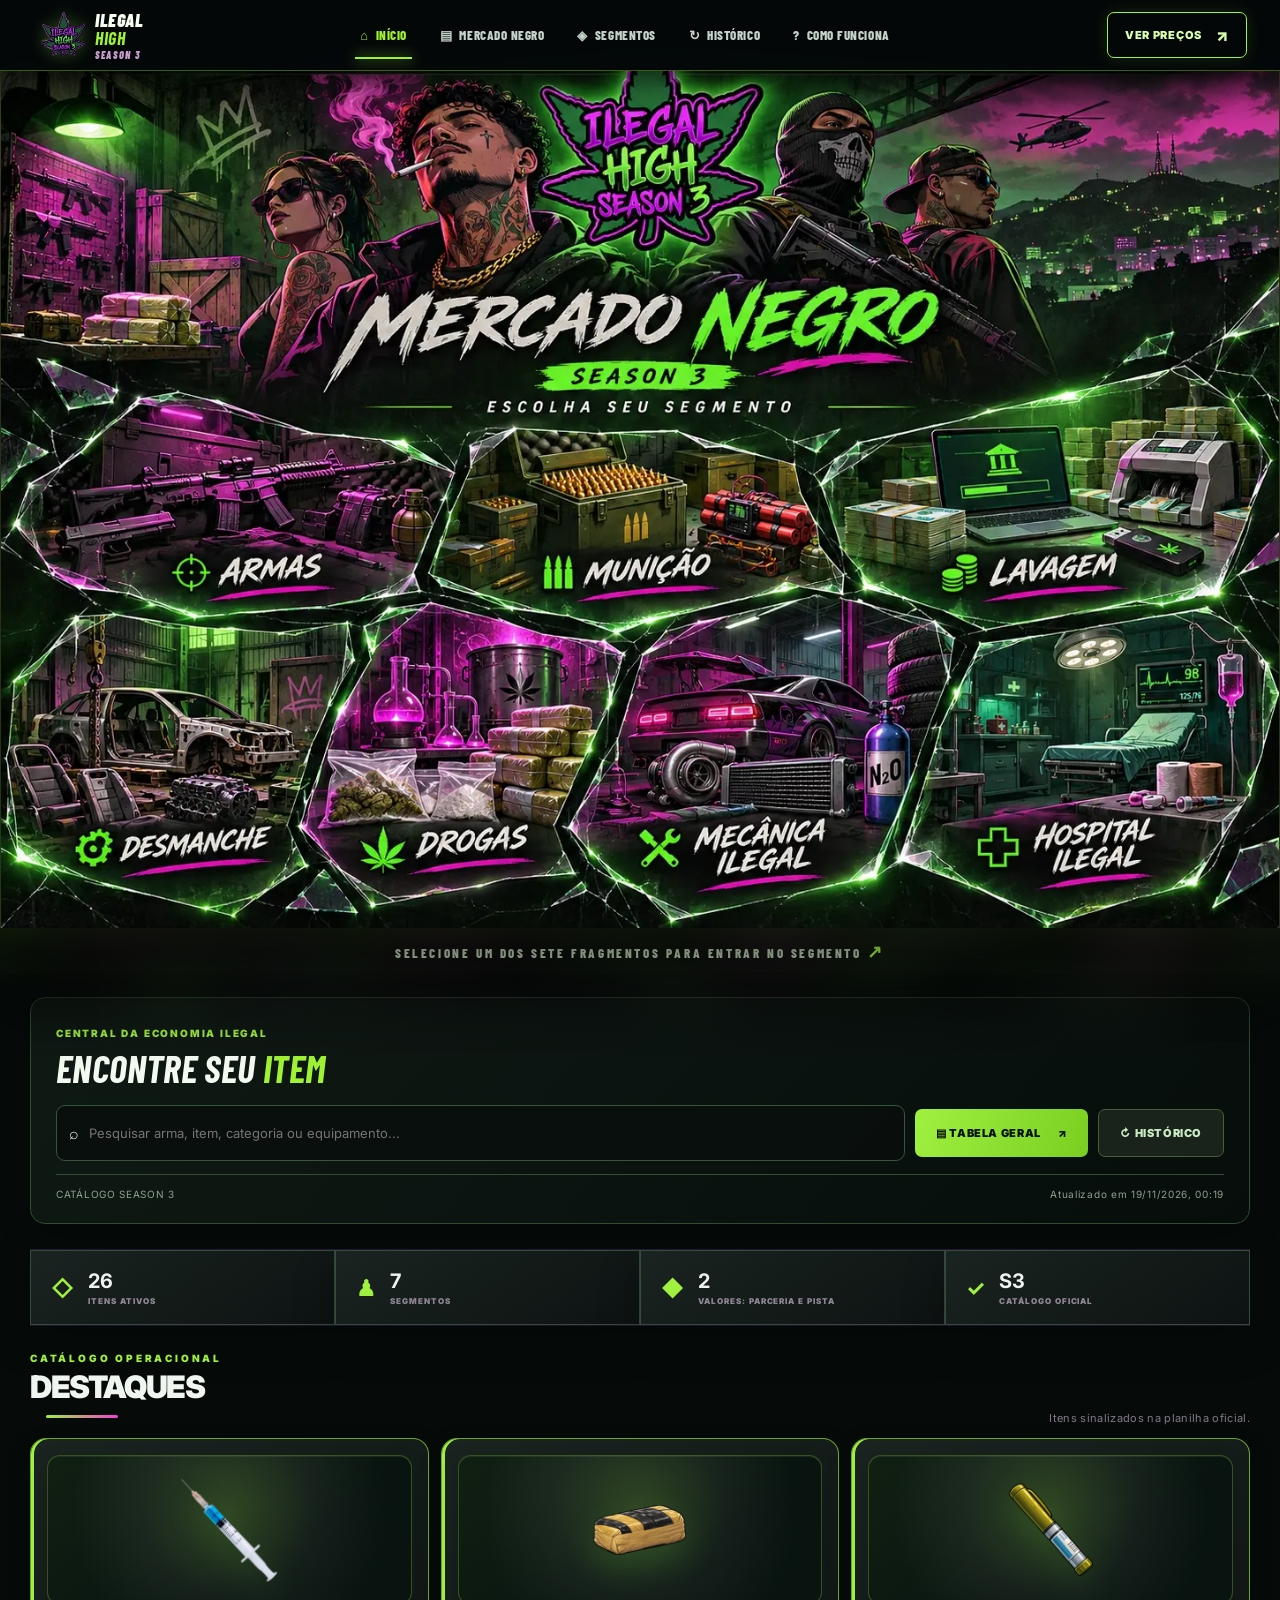
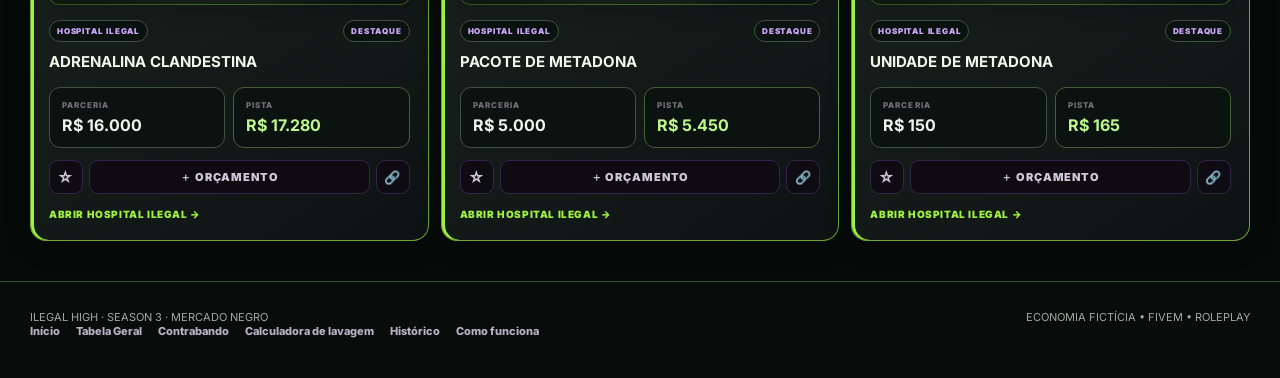
<file: index.html>
<!doctype html>
<html lang="pt-BR">
<head>
  <meta charset="utf-8">
  <meta name="viewport" content="width=device-width, initial-scale=1">
  <meta name="theme-color" content="#090d0c">
  <meta name="description" content="Mercado Negro do Ilegal High Season 3. Escolha seu segmento e consulte os preços de parceria e pista na economia fictícia do FiveM.">
  <meta property="og:type" content="website">
  <meta property="og:title" content="ILEGAL HIGH — Mercado Negro | Season 3">
  <meta property="og:description" content="Explore os sete segmentos do Ilegal e consulte o catálogo oficial da Season 3.">
  <meta property="og:image" content="https://alvesjardimitalo-oss.github.io/high-mercado-negro/assets/og-image.png">
  <meta property="og:url" content="https://alvesjardimitalo-oss.github.io/high-mercado-negro/">
  <title>ILEGAL HIGH · Mercado Negro · Season 3</title>
  <link rel="manifest" href="manifest.webmanifest">
  <link rel="icon" type="image/png" href="assets/icons/icon-192.png">
  <link rel="apple-touch-icon" href="assets/icons/icon-192.png">
  <link rel="preconnect" href="https://fonts.googleapis.com">
  <link rel="preconnect" href="https://fonts.gstatic.com" crossorigin>
  <link href="https://fonts.googleapis.com/css2?family=Barlow+Condensed:wght@600;700;800;900&family=Inter:wght@400;500;600;700;800;900&display=swap" rel="stylesheet">
  <link rel="stylesheet" href="assets/style.css?v=3.1">
  <link rel="stylesheet" href="assets/season3.css?v=3.1">
  <link rel="stylesheet" href="assets/season3-graffiti.css?v=3.5">
  <link rel="stylesheet" href="assets/season3-cinematic.css?v=8.2">
</head>
<body class="home-v3 s3-cinematic-home">
  <header class="s3-global-header">
    <div class="s3-global-header-inner">
      <a class="s3-header-brand" href="index.html" aria-label="Início — Ilegal High Season 3">
        <img src="assets/ilegal-high-season3-logo.svg" width="58" height="58" alt="Logo oficial Ilegal High Season 3">
        <span>ILEGAL <b>HIGH</b><small>SEASON 3</small></span>
      </a>
      <nav class="s3-primary-nav" aria-label="Navegação principal">
        <a href="index.html" class="s3-current" aria-current="page">⌂ <span>INÍCIO</span></a>
        <a href="tabela.html">▤ <span>MERCADO NEGRO</span></a>
        <a href="#segmentos">◈ <span>SEGMENTOS</span></a>
        <a href="historico.html">↻ <span>HISTÓRICO</span></a>
        <a href="como-funciona.html">? <span>COMO FUNCIONA</span></a>
      </nav>
      <a class="s3-header-action" href="tabela.html">VER PREÇOS <span aria-hidden="true">↗</span></a>
    </div>
  </header>

  <main>
    <div id="segmentos" class="s3-anchor" aria-hidden="true"></div>
    <section class="s3-desktop-showcase" aria-label="Segmentos do Mercado Negro — Season 3">
      <div class="s3-art-frame">
        <img class="s3-approved-art" src="assets/season3-cinematic/capa-completa.webp" width="1448" height="971" alt="Capa cinematográfica do Mercado Negro Season 3, com personagens originais, a logo do Ilegal High e sete segmentos em cacos de vidro" fetchpriority="high">
        <div class="s3-hit-map" aria-label="Selecione um dos sete segmentos">
          <a class="s3-hotspot s3-spot-armas" href="categoria.html?c=armas" aria-label="Abrir segmento Armas" title="Armas"><span class="s3-visually-hidden">Armas — acessar itens e preços</span></a>
          <a class="s3-hotspot s3-spot-municao" href="categoria.html?c=municao" aria-label="Abrir segmento Munição" title="Munição"><span class="s3-visually-hidden">Munição — acessar itens e preços</span></a>
          <a class="s3-hotspot s3-spot-lavagem" href="categoria.html?c=lavagem" aria-label="Abrir segmento Lavagem" title="Lavagem"><span class="s3-visually-hidden">Lavagem — acessar itens e preços</span></a>
          <a class="s3-hotspot s3-spot-desmanche" href="categoria.html?c=desmanche" aria-label="Abrir segmento Desmanche" title="Desmanche"><span class="s3-visually-hidden">Desmanche — acessar itens e preços</span></a>
          <a class="s3-hotspot s3-spot-drogas" href="categoria.html?c=drogas" aria-label="Abrir segmento Drogas" title="Drogas"><span class="s3-visually-hidden">Drogas — acessar itens e preços</span></a>
          <a class="s3-hotspot s3-spot-mecanica" href="categoria.html?c=mecanica-ilegal" aria-label="Abrir segmento Mecânica Ilegal" title="Mecânica Ilegal"><span class="s3-visually-hidden">Mecânica Ilegal — acessar itens e preços</span></a>
          <a class="s3-hotspot s3-spot-hospital" href="categoria.html?c=hospital-ilegal" aria-label="Abrir segmento Hospital Ilegal" title="Hospital Ilegal"><span class="s3-visually-hidden">Hospital Ilegal — acessar itens e preços</span></a>
        </div>
      </div>
      <p class="s3-desktop-tip">SELECIONE UM DOS SETE FRAGMENTOS PARA ENTRAR NO SEGMENTO <span>↗</span></p>
    </section>

    <section class="s3-mobile-showcase" aria-label="Mercado Negro e segmentos">
      <div class="s3-mobile-cover">
        <img src="assets/season3-cinematic/capa-personagens.webp" alt="Personagens da Season 3, arte cinematográfica" width="1448" height="400" fetchpriority="high">
        <img class="s3-mobile-logo" src="assets/ilegal-high-season3-logo.svg" alt="Ilegal High Season 3" width="180" height="180">
        <div class="s3-mobile-cover-copy"><strong>MERCADO <em>NEGRO</em></strong><span>ESCOLHA SEU SEGMENTO</span></div>
      </div>
      <div class="s3-mobile-shards">
        <a class="s3-mobile-shard s3-mobile-armas" href="categoria.html?c=armas" aria-label="Abrir segmento Armas"><img src="assets/season3-cinematic/banner-armas.webp" alt="Arte do segmento Armas" loading="lazy"><span class="s3-mobile-shard-hover" aria-hidden="true">ABRIR SEGMENTO ↗</span></a>
        <a class="s3-mobile-shard s3-mobile-municao" href="categoria.html?c=municao" aria-label="Abrir segmento Munição"><img src="assets/season3-cinematic/banner-municao.webp" alt="Arte do segmento Munição" loading="lazy"><span class="s3-mobile-shard-hover" aria-hidden="true">ABRIR SEGMENTO ↗</span></a>
        <a class="s3-mobile-shard s3-mobile-lavagem" href="categoria.html?c=lavagem" aria-label="Abrir segmento Lavagem"><img src="assets/season3-cinematic/banner-lavagem.webp" alt="Arte do segmento Lavagem" loading="lazy"><span class="s3-mobile-shard-hover" aria-hidden="true">ABRIR SEGMENTO ↗</span></a>
        <a class="s3-mobile-shard s3-mobile-desmanche" href="categoria.html?c=desmanche" aria-label="Abrir segmento Desmanche"><img src="assets/season3-cinematic/banner-desmanche.webp" alt="Arte do segmento Desmanche" loading="lazy"><span class="s3-mobile-shard-hover" aria-hidden="true">ABRIR SEGMENTO ↗</span></a>
        <a class="s3-mobile-shard s3-mobile-drogas" href="categoria.html?c=drogas" aria-label="Abrir segmento Drogas"><img src="assets/season3-cinematic/banner-drogas.webp" alt="Arte do segmento Drogas" loading="lazy"><span class="s3-mobile-shard-hover" aria-hidden="true">ABRIR SEGMENTO ↗</span></a>
        <a class="s3-mobile-shard s3-mobile-mecanica-ilegal" href="categoria.html?c=mecanica-ilegal" aria-label="Abrir segmento Mecânica Ilegal"><img src="assets/season3-cinematic/banner-mecanica-ilegal.webp" alt="Arte do segmento Mecânica Ilegal" loading="lazy"><span class="s3-mobile-shard-hover" aria-hidden="true">ABRIR SEGMENTO ↗</span></a>
        <a class="s3-mobile-shard s3-mobile-hospital-ilegal" href="categoria.html?c=hospital-ilegal" aria-label="Abrir segmento Hospital Ilegal"><img src="assets/season3-cinematic/banner-hospital-ilegal.webp" alt="Arte do segmento Hospital Ilegal" loading="lazy"><span class="s3-mobile-shard-hover" aria-hidden="true">ABRIR SEGMENTO ↗</span></a>
      </div>
    </section>

    <section class="wrap s3-market-actions" aria-label="Consulta e navegação do mercado">
      <div class="s3-market-actions-top">
        <div><span class="s3-overline">CENTRAL DA ECONOMIA ILEGAL</span><h2>ENCONTRE SEU <em>ITEM</em></h2></div>
      </div>
      <div class="s3-market-action-row">
        <label class="searchbar home-search s3-main-search" for="globalSearch"><span aria-hidden="true">⌕</span><input id="globalSearch" placeholder="Pesquisar arma, item, categoria ou equipamento..." autocomplete="off" aria-label="Pesquisar produtos"></label>
        <a class="s3-link-primary" href="tabela.html">▤ TABELA GERAL <span>↗</span></a>
        <a class="s3-link-secondary" href="historico.html">↻ HISTÓRICO</a>
      </div>
      <div class="s3-update"><span>CATÁLOGO SEASON 3</span><span data-updated>—</span></div>
    </section>

    <section id="categorias" class="wrap s3-additional-categories">
      <div class="home-section-title"><div><div class="eyebrow">CATÁLOGO OPERACIONAL</div><h2>OUTROS <span>SEGMENTOS</span></h2></div><p>Mais categorias disponíveis na economia do Ilegal.</p></div>
      <div id="categoryGrid" class="category-grid category-grid-visual"></div>
    </section>

    <section class="wrap home-stats s3-live-stats">
      <div class="home-stat"><b>◇</b><div><strong data-total>—</strong><span>ITENS ATIVOS</span></div></div>
      <div class="home-stat"><b>♟</b><div><strong data-category-count-home>—</strong><span>SEGMENTOS</span></div></div>
      <div class="home-stat"><b>◆</b><div><strong>2</strong><span>VALORES: PARCERIA E PISTA</span></div></div>
      <div class="home-stat"><b>✓</b><div><strong>S3</strong><span>CATÁLOGO OFICIAL</span></div></div>
    </section>

    <section id="favoritesSection" class="wrap home-featured" hidden>
      <div class="home-section-title"><div><div class="eyebrow">SALVOS NESTE APARELHO</div><h2>★ FAVORITOS</h2></div><p>Itens favoritos para acesso rápido.</p></div>
      <div id="favorites" class="items-grid"></div>
    </section>
    <section id="destaques" class="wrap home-featured">
      <div class="home-section-title"><div><div class="eyebrow">CATÁLOGO OPERACIONAL</div><h2>DESTAQUES</h2></div><p>Itens sinalizados na planilha oficial.</p></div>
      <div id="featured" class="items-grid"></div>
    </section>
  </main>

  <footer class="footer s3-footer">
    <div class="wrap footer-row"><span>ILEGAL HIGH · SEASON 3 · MERCADO NEGRO</span><span>ECONOMIA FICTÍCIA • FIVEM • ROLEPLAY</span></div>
    <div class="wrap footer-row"><nav class="footer-links" aria-label="Rodapé"><a href="index.html">Início</a><a href="tabela.html">Tabela Geral</a><a href="categoria.html?c=contrabando">Contrabando</a><a href="categoria.html?c=lavagem#calculadora">Calculadora de lavagem</a><a href="historico.html">Histórico</a><a href="como-funciona.html">Como funciona</a></nav></div>
  </footer>

  <script src="assets/app.js?v=8.9"></script>
  <script>initHome().catch(e => { const grid=document.querySelector('#categoryGrid'); if(grid) grid.innerHTML='<div class="empty">Não foi possível carregar os dados do catálogo.</div>'; console.error(e); })</script>
</body>
</html>
</file>
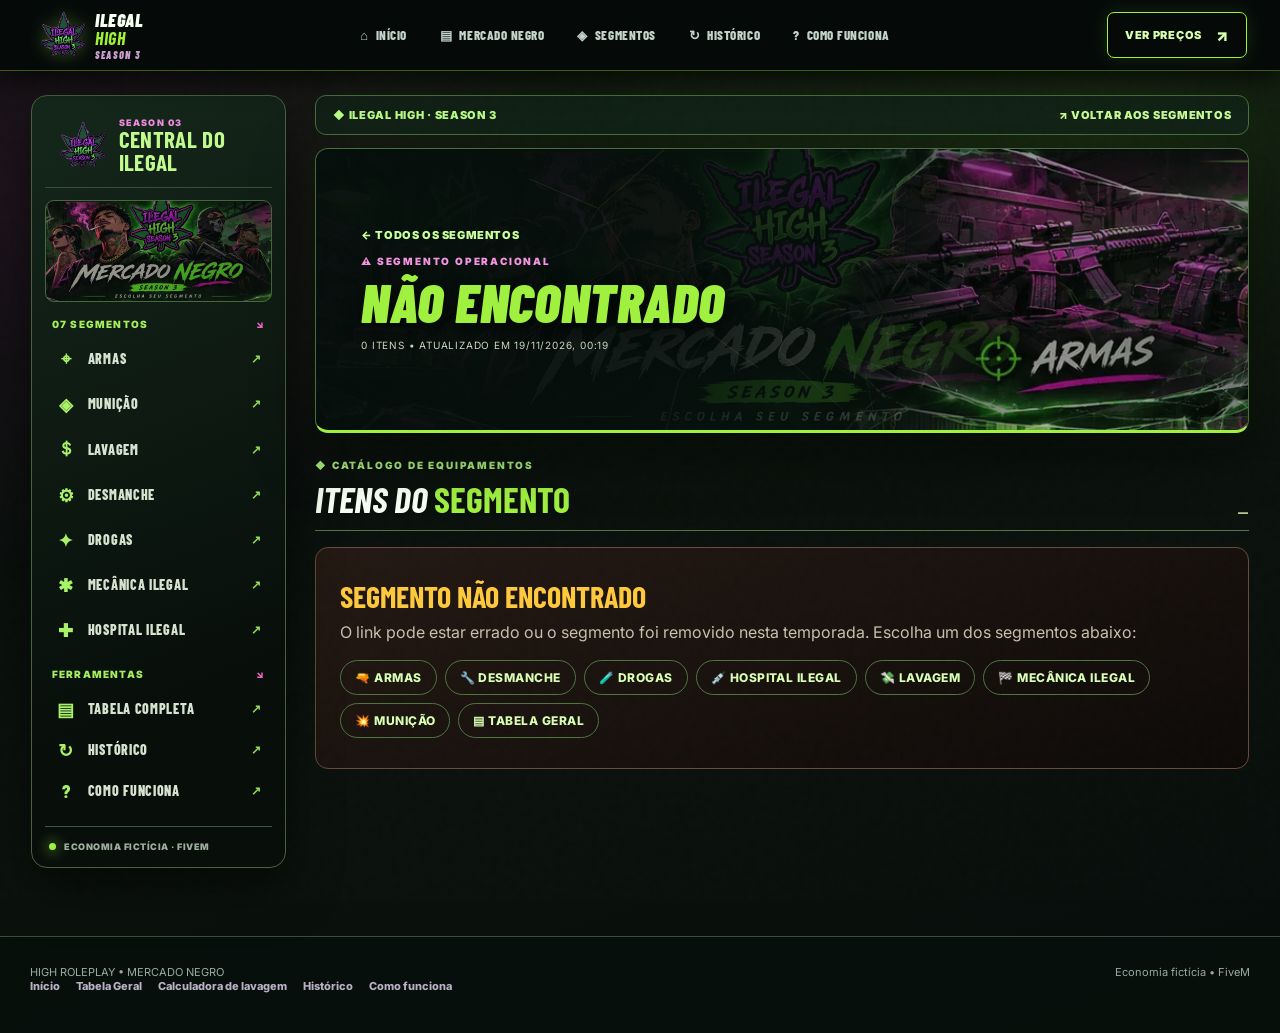
<file: categoria.html>
<!doctype html><html lang="pt-BR"><head><meta charset="utf-8"><meta name="viewport" content="width=device-width,initial-scale=1"><meta name="theme-color" content="#0b0f11"><title>Categoria • Mercado Negro High</title><meta name="description" content="Itens e valores de parceria e pista do Mercado Negro da High Roleplay.">
  <meta property="og:type" content="website">
  <meta property="og:site_name" content="High Roleplay • Mercado Negro">
  <meta property="og:title" content="Mercado Negro • High Roleplay">
  <meta property="og:description" content="Itens e valores de parceria e pista do Mercado Negro da High Roleplay.">
  <meta property="og:url" content="https://alvesjardimitalo-oss.github.io/high-mercado-negro/categoria.html">
  <meta property="og:image" content="https://alvesjardimitalo-oss.github.io/high-mercado-negro/assets/og-image.png">
  <meta property="og:image:width" content="1200">
  <meta property="og:image:height" content="630">
  <meta name="twitter:card" content="summary_large_image">
  <link rel="manifest" href="manifest.webmanifest">
  <link rel="icon" type="image/png" href="assets/icons/icon-192.png">
  <link rel="apple-touch-icon" href="assets/icons/icon-192.png">
  <meta name="apple-mobile-web-app-capable" content="yes">
  <meta name="apple-mobile-web-app-title" content="Mercado Negro">
  <link rel="preconnect" href="https://fonts.googleapis.com"><link href="https://fonts.googleapis.com/css2?family=Barlow+Condensed:wght@600;700;800;900&family=Inter:wght@400;500;600;700;800;900&display=swap" rel="stylesheet"><link rel="stylesheet" href="assets/style.css?v=3.1"><link rel="stylesheet" href="assets/season3.css?v=3.1"><link rel="stylesheet" href="assets/season3-graffiti.css?v=3.5"><link rel="stylesheet" href="assets/season3-cinematic.css?v=8.2"><link rel="stylesheet" href="assets/season3-inner-pages.css?v=7.2"><link rel="stylesheet" href="assets/season3-workspace.css?v=8.7"></head><body class="s3-inner-page s3-v8 s3-route-categoria"><div class="noise"></div><header class="s3-global-header">
    <div class="s3-global-header-inner">
      <a class="s3-header-brand" href="index.html" aria-label="Início — Ilegal High Season 3">
        <img src="assets/ilegal-high-season3-logo.svg" width="58" height="58" alt="Logo oficial Ilegal High Season 3">
        <span>ILEGAL <b>HIGH</b><small>SEASON 3</small></span>
      </a>
      <nav class="s3-primary-nav" aria-label="Navegação principal">
        <a href="index.html" >⌂ <span>INÍCIO</span></a>
        <a href="tabela.html">▤ <span>MERCADO NEGRO</span></a>
        <a href="index.html#segmentos">◈ <span>SEGMENTOS</span></a>
        <a href="historico.html">↻ <span>HISTÓRICO</span></a>
        <a href="como-funciona.html">? <span>COMO FUNCIONA</span></a>
      </nav>
      <a class="s3-header-action" href="tabela.html">VER PREÇOS <span aria-hidden="true">↗</span></a>
    </div>
  </header><main class="s3-v8-shell"><aside class="s3-v8-sidebar" aria-label="Navegação do Ilegal">
<div class="s3-v8-side-brand"><img src="assets/ilegal-high-season3-logo.svg" width="68" height="68" alt="Ilegal High Season 3"><div><small>SEASON 03</small><strong>CENTRAL DO<br>ILEGAL</strong></div></div>
<div class="s3-v8-side-art" aria-hidden="true"></div>
<div class="s3-v8-side-nav-heading"><span>07 SEGMENTOS</span><span>↘</span></div>
<nav class="s3-v8-side-links"><a class="s3-v8-side-link" data-segment-link="armas" href="categoria.html?c=armas"><span class="s3-v8-side-icon">⌖</span><span>ARMAS</span><b aria-hidden="true">↗</b></a><a class="s3-v8-side-link" data-segment-link="municao" href="categoria.html?c=municao"><span class="s3-v8-side-icon">◈</span><span>MUNIÇÃO</span><b aria-hidden="true">↗</b></a><a class="s3-v8-side-link" data-segment-link="lavagem" href="categoria.html?c=lavagem"><span class="s3-v8-side-icon">＄</span><span>LAVAGEM</span><b aria-hidden="true">↗</b></a><a class="s3-v8-side-link" data-segment-link="desmanche" href="categoria.html?c=desmanche"><span class="s3-v8-side-icon">⚙</span><span>DESMANCHE</span><b aria-hidden="true">↗</b></a><a class="s3-v8-side-link" data-segment-link="drogas" href="categoria.html?c=drogas"><span class="s3-v8-side-icon">✦</span><span>DROGAS</span><b aria-hidden="true">↗</b></a><a class="s3-v8-side-link" data-segment-link="mecanica-ilegal" href="categoria.html?c=mecanica-ilegal"><span class="s3-v8-side-icon">✱</span><span>MECÂNICA ILEGAL</span><b aria-hidden="true">↗</b></a><a class="s3-v8-side-link" data-segment-link="hospital-ilegal" href="categoria.html?c=hospital-ilegal"><span class="s3-v8-side-icon">✚</span><span>HOSPITAL ILEGAL</span><b aria-hidden="true">↗</b></a></nav>
<div class="s3-v8-side-nav-heading s3-v8-tools-heading"><span>FERRAMENTAS</span><span>↘</span></div>
<a class="s3-v8-side-link" href="tabela.html"><span class="s3-v8-side-icon">▤</span><span>TABELA COMPLETA</span><b>↗</b></a>
<a class="s3-v8-side-link" href="historico.html"><span class="s3-v8-side-icon">↻</span><span>HISTÓRICO</span><b>↗</b></a>
<a class="s3-v8-side-link" href="como-funciona.html"><span class="s3-v8-side-icon">?</span><span>COMO FUNCIONA</span><b>↗</b></a>
<div class="s3-v8-side-footer"><span class="s3-v8-live-dot"></span> ECONOMIA FICTÍCIA · FIVEM</div>
</aside><div class="s3-v8-content"><div class="s3-route-ribbon"><span>◆ ILEGAL HIGH · SEASON 3</span><a href="index.html#segmentos">↗ VOLTAR AOS SEGMENTOS</a></div><section class="category-hero s3-v8-category-hero"><div class="s3-segment-hero-img" aria-hidden="true"></div><a class="back" href="index.html#segmentos">← TODOS OS SEGMENTOS</a><div class="eyebrow" style="margin-top:25px"><span id="catIcon">◆</span> Segmento operacional</div><h1 class="category-title"><span id="catName">Categoria</span></h1><div class="updated"><span id="catCount"></span> • <span data-updated></span></div><div class="toolbar"><div class="searchbar"><span>⌕</span><input id="categorySearch" placeholder="Buscar nesta categoria..." autocomplete="off"></div><div class="pill">VALORES OFICIAIS</div></div></section><section class="s3-v8-products"><div class="s3-v8-section-row"><div><span class="s3-v8-micro">◆ CATÁLOGO DE EQUIPAMENTOS</span><h2>ITENS DO <em>SEGMENTO</em></h2></div><span class="s3-v8-section-count" id="s3CategoryTotal">CARREGANDO...</span></div><div id="itemList" class="items-grid"></div><div id="rules" class="rules"></div></section></div></main><footer class="footer"><div class="wrap footer-row"><span>HIGH ROLEPLAY • MERCADO NEGRO</span><span>Economia fictícia • FiveM</span></div><div class="wrap footer-row"><nav class="footer-links" aria-label="Rodapé"><a href="index.html">Início</a><a href="tabela.html">Tabela Geral</a><a href="categoria.html?c=lavagem#calculadora">Calculadora de lavagem</a><a href="historico.html">Histórico</a><a href="como-funciona.html">Como funciona</a></nav></div></footer><script src="assets/app.js?v=8.9"></script><script>initCategory().catch(e=>document.querySelector('#itemList').innerHTML='<div class="empty">'+e.message+'</div>')</script></body></html>
</file>
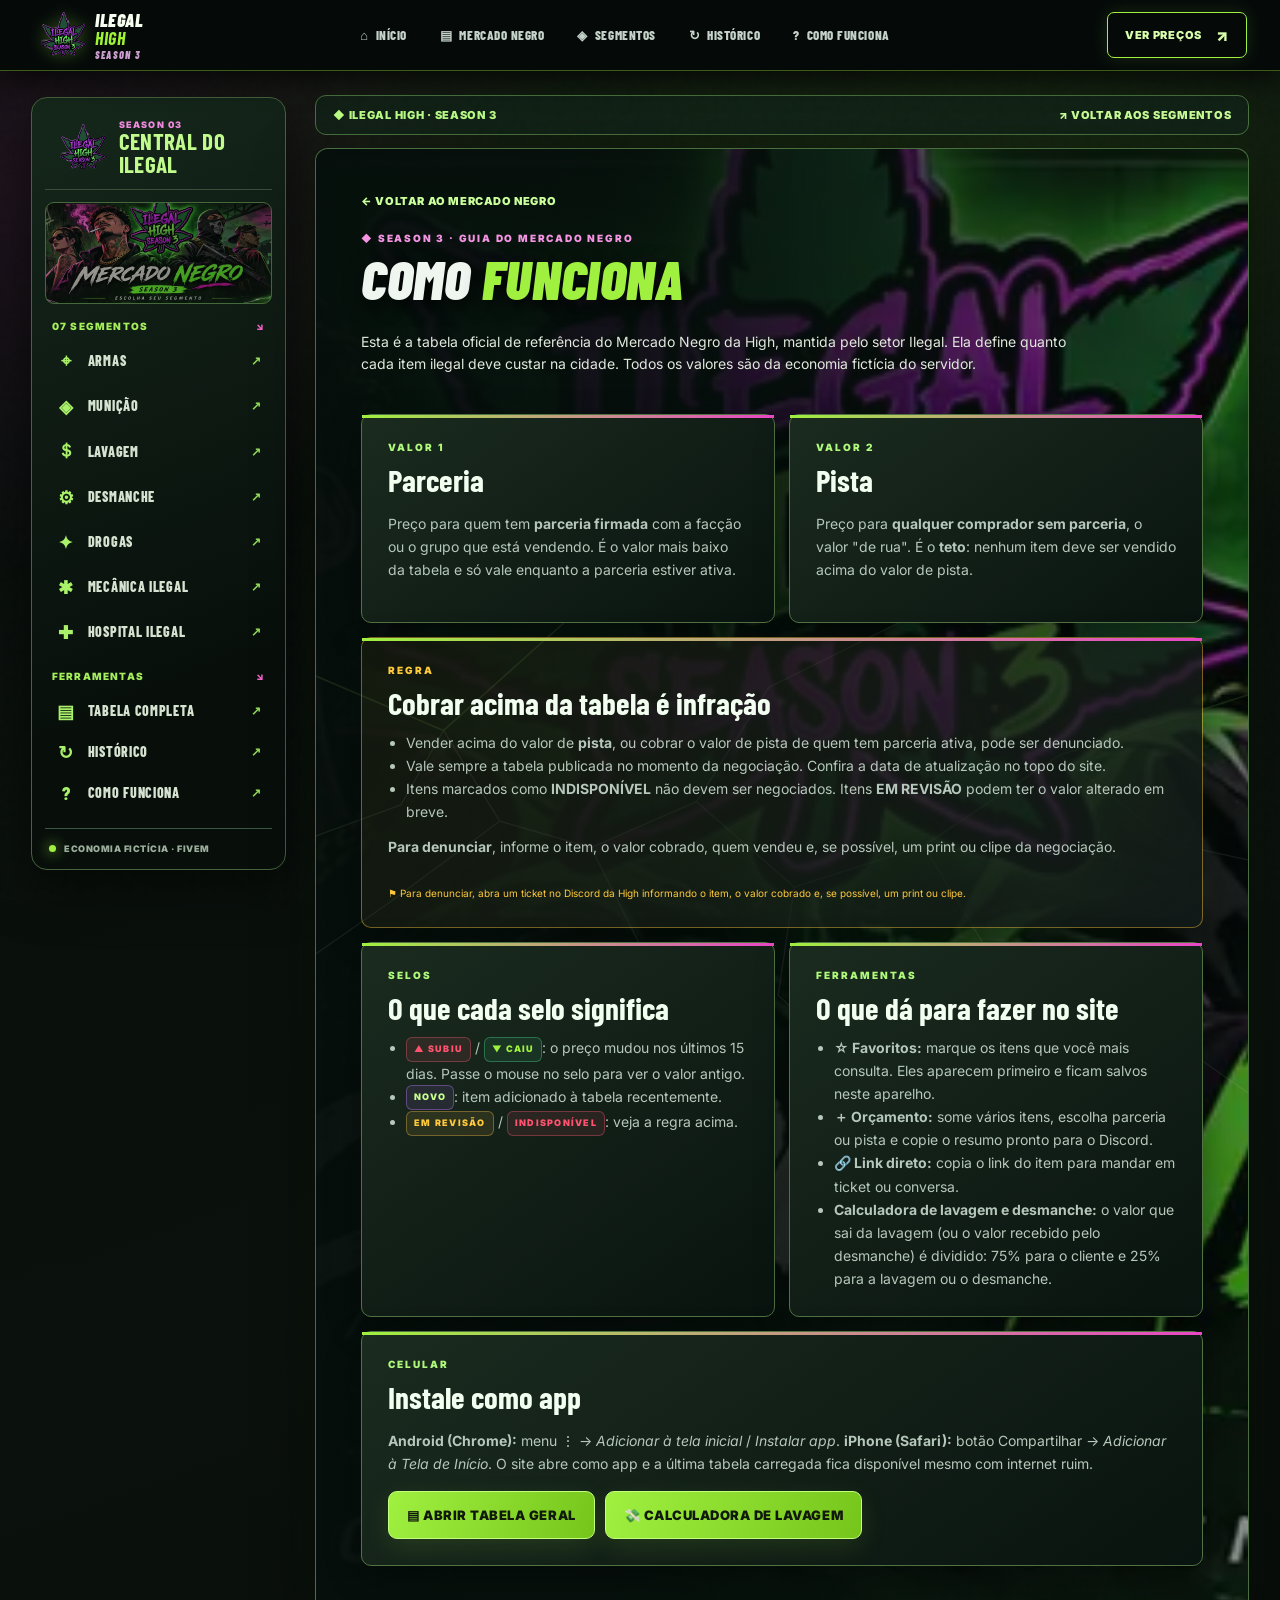
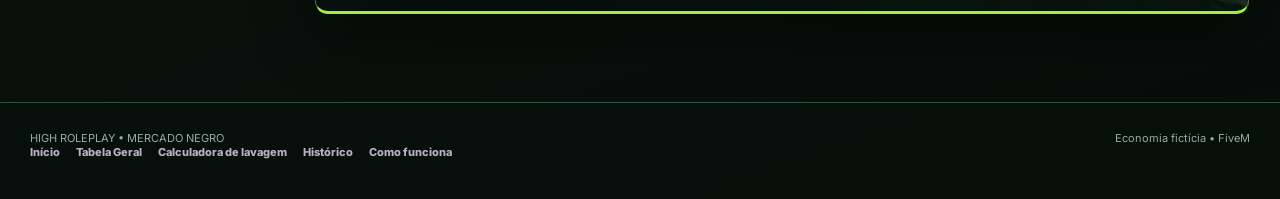
<file: como-funciona.html>
<!doctype html>
<html lang="pt-BR">
<head>
  <meta charset="utf-8">
  <meta name="viewport" content="width=device-width,initial-scale=1">
  <meta name="theme-color" content="#0b0f11">
  <title>Como funciona • Mercado Negro High</title>
  <meta name="description" content="Parceria, pista, regras da tabela e como denunciar cobrança acima do valor no Mercado Negro da High Roleplay.">
  <meta property="og:type" content="website">
  <meta property="og:site_name" content="High Roleplay • Mercado Negro">
  <meta property="og:title" content="Como funciona • Mercado Negro High">
  <meta property="og:description" content="Parceria, pista, regras da tabela e como denunciar cobrança acima do valor no Mercado Negro da High Roleplay.">
  <meta property="og:url" content="https://alvesjardimitalo-oss.github.io/high-mercado-negro/como-funciona.html">
  <meta property="og:image" content="https://alvesjardimitalo-oss.github.io/high-mercado-negro/assets/og-image.png">
  <meta property="og:image:width" content="1200">
  <meta property="og:image:height" content="630">
  <meta name="twitter:card" content="summary_large_image">
  <link rel="manifest" href="manifest.webmanifest">
  <link rel="icon" type="image/png" href="assets/icons/icon-192.png">
  <link rel="apple-touch-icon" href="assets/icons/icon-192.png">
  <meta name="apple-mobile-web-app-capable" content="yes">
  <meta name="apple-mobile-web-app-title" content="Mercado Negro">
  <link rel="preconnect" href="https://fonts.googleapis.com"><link href="https://fonts.googleapis.com/css2?family=Barlow+Condensed:wght@600;700;800;900&family=Inter:wght@400;500;600;700;800;900&display=swap" rel="stylesheet"><link rel="stylesheet" href="assets/style.css?v=3.1"><link rel="stylesheet" href="assets/season3.css?v=3.1"><link rel="stylesheet" href="assets/season3-graffiti.css?v=3.5"><link rel="stylesheet" href="assets/season3-cinematic.css?v=8.2"><link rel="stylesheet" href="assets/season3-inner-pages.css?v=7.2"><link rel="stylesheet" href="assets/season3-workspace.css?v=8.7">
</head>
<body class="s3-inner-page s3-v8 s3-route-como-funciona">
  <div class="noise"></div>
  <header class="s3-global-header">
    <div class="s3-global-header-inner">
      <a class="s3-header-brand" href="index.html" aria-label="Início — Ilegal High Season 3">
        <img src="assets/ilegal-high-season3-logo.svg" width="58" height="58" alt="Logo oficial Ilegal High Season 3">
        <span>ILEGAL <b>HIGH</b><small>SEASON 3</small></span>
      </a>
      <nav class="s3-primary-nav" aria-label="Navegação principal">
        <a href="index.html" >⌂ <span>INÍCIO</span></a>
        <a href="tabela.html">▤ <span>MERCADO NEGRO</span></a>
        <a href="index.html#segmentos">◈ <span>SEGMENTOS</span></a>
        <a href="historico.html">↻ <span>HISTÓRICO</span></a>
        <a href="como-funciona.html">? <span>COMO FUNCIONA</span></a>
      </nav>
      <a class="s3-header-action" href="tabela.html">VER PREÇOS <span aria-hidden="true">↗</span></a>
    </div>
  </header>
  <main class="s3-v8-shell"><aside class="s3-v8-sidebar" aria-label="Navegação do Ilegal">
<div class="s3-v8-side-brand"><img src="assets/ilegal-high-season3-logo.svg" width="68" height="68" alt="Ilegal High Season 3"><div><small>SEASON 03</small><strong>CENTRAL DO<br>ILEGAL</strong></div></div>
<div class="s3-v8-side-art" aria-hidden="true"></div>
<div class="s3-v8-side-nav-heading"><span>07 SEGMENTOS</span><span>↘</span></div>
<nav class="s3-v8-side-links"><a class="s3-v8-side-link" data-segment-link="armas" href="categoria.html?c=armas"><span class="s3-v8-side-icon">⌖</span><span>ARMAS</span><b aria-hidden="true">↗</b></a><a class="s3-v8-side-link" data-segment-link="municao" href="categoria.html?c=municao"><span class="s3-v8-side-icon">◈</span><span>MUNIÇÃO</span><b aria-hidden="true">↗</b></a><a class="s3-v8-side-link" data-segment-link="lavagem" href="categoria.html?c=lavagem"><span class="s3-v8-side-icon">＄</span><span>LAVAGEM</span><b aria-hidden="true">↗</b></a><a class="s3-v8-side-link" data-segment-link="desmanche" href="categoria.html?c=desmanche"><span class="s3-v8-side-icon">⚙</span><span>DESMANCHE</span><b aria-hidden="true">↗</b></a><a class="s3-v8-side-link" data-segment-link="drogas" href="categoria.html?c=drogas"><span class="s3-v8-side-icon">✦</span><span>DROGAS</span><b aria-hidden="true">↗</b></a><a class="s3-v8-side-link" data-segment-link="mecanica-ilegal" href="categoria.html?c=mecanica-ilegal"><span class="s3-v8-side-icon">✱</span><span>MECÂNICA ILEGAL</span><b aria-hidden="true">↗</b></a><a class="s3-v8-side-link" data-segment-link="hospital-ilegal" href="categoria.html?c=hospital-ilegal"><span class="s3-v8-side-icon">✚</span><span>HOSPITAL ILEGAL</span><b aria-hidden="true">↗</b></a></nav>
<div class="s3-v8-side-nav-heading s3-v8-tools-heading"><span>FERRAMENTAS</span><span>↘</span></div>
<a class="s3-v8-side-link" href="tabela.html"><span class="s3-v8-side-icon">▤</span><span>TABELA COMPLETA</span><b>↗</b></a>
<a class="s3-v8-side-link" href="historico.html"><span class="s3-v8-side-icon">↻</span><span>HISTÓRICO</span><b>↗</b></a>
<a class="s3-v8-side-link" href="como-funciona.html"><span class="s3-v8-side-icon">?</span><span>COMO FUNCIONA</span><b>↗</b></a>
<div class="s3-v8-side-footer"><span class="s3-v8-live-dot"></span> ECONOMIA FICTÍCIA · FIVEM</div>
</aside><div class="s3-v8-content"><div class="s3-route-ribbon"><span>◆ ILEGAL HIGH · SEASON 3</span><a href="index.html#segmentos">↗ VOLTAR AOS SEGMENTOS</a></div>
    <section class="guide">
      <a class="back" href="index.html">← VOLTAR AO MERCADO NEGRO</a>
      <div class="eyebrow" style="margin-top:24px">◆ SEASON 3 · GUIA DO MERCADO NEGRO</div>
      <h1>COMO <span>FUNCIONA</span></h1>
      <p class="guide-lead">Esta é a tabela oficial de referência do Mercado Negro da High, mantida pelo setor Ilegal. Ela define quanto cada item ilegal deve custar na cidade. Todos os valores são da economia fictícia do servidor.</p>

      <div class="guide-grid">
        <article class="guide-card">
          <span class="guide-tag">VALOR 1</span>
          <h2>Parceria</h2>
          <p>Preço para quem tem <b>parceria firmada</b> com a facção ou o grupo que está vendendo. É o valor mais baixo da tabela e só vale enquanto a parceria estiver ativa.</p>
        </article>
        <article class="guide-card">
          <span class="guide-tag">VALOR 2</span>
          <h2>Pista</h2>
          <p>Preço para <b>qualquer comprador sem parceria</b>, o valor "de rua". É o <b>teto</b>: nenhum item deve ser vendido acima do valor de pista.</p>
        </article>

        <article class="guide-card warn wide">
          <span class="guide-tag">REGRA</span>
          <h2>Cobrar acima da tabela é infração</h2>
          <ul>
            <li>Vender acima do valor de <b>pista</b>, ou cobrar o valor de pista de quem tem parceria ativa, pode ser denunciado.</li>
            <li>Vale sempre a tabela publicada no momento da negociação. Confira a data de atualização no topo do site.</li>
            <li>Itens marcados como <b>INDISPONÍVEL</b> não devem ser negociados. Itens <b>EM REVISÃO</b> podem ter o valor alterado em breve.</li>
          </ul>
          <p style="margin-top:12px"><b>Para denunciar</b>, informe o item, o valor cobrado, quem vendeu e, se possível, um print ou clipe da negociação.</p>
          <div class="guide-actions" data-denuncia></div>
        </article>

        <article class="guide-card">
          <span class="guide-tag">SELOS</span>
          <h2>O que cada selo significa</h2>
          <ul>
            <li><span class="trend-badge subiu">▲ SUBIU</span> / <span class="trend-badge caiu">▼ CAIU</span>: o preço mudou nos últimos 15 dias. Passe o mouse no selo para ver o valor antigo.</li>
            <li><span class="trend-badge novo">NOVO</span>: item adicionado à tabela recentemente.</li>
            <li><span class="status-badge revisar">EM REVISÃO</span> / <span class="status-badge indisponivel">INDISPONÍVEL</span>: veja a regra acima.</li>
          </ul>
        </article>
        <article class="guide-card">
          <span class="guide-tag">FERRAMENTAS</span>
          <h2>O que dá para fazer no site</h2>
          <ul>
            <li><b>☆ Favoritos:</b> marque os itens que você mais consulta. Eles aparecem primeiro e ficam salvos neste aparelho.</li>
            <li><b>＋ Orçamento:</b> some vários itens, escolha parceria ou pista e copie o resumo pronto para o Discord.</li>
            <li><b>🔗 Link direto:</b> copia o link do item para mandar em ticket ou conversa.</li>
            <li><b>Calculadora de lavagem e desmanche:</b> o valor que sai da lavagem (ou o valor recebido pelo desmanche) é dividido: 75% para o cliente e 25% para a lavagem ou o desmanche.</li>
          </ul>
        </article>

        <article class="guide-card wide">
          <span class="guide-tag">CELULAR</span>
          <h2>Instale como app</h2>
          <p><b>Android (Chrome):</b> menu ⋮ → <i>Adicionar à tela inicial</i> / <i>Instalar app</i>. <b>iPhone (Safari):</b> botão Compartilhar → <i>Adicionar à Tela de Início</i>. O site abre como app e a última tabela carregada fica disponível mesmo com internet ruim.</p>
          <div class="guide-actions"><a class="home-action purple" href="tabela.html">▤ ABRIR TABELA GERAL</a><a class="home-action yellow" href="categoria.html?c=lavagem#calculadora">💸 CALCULADORA DE LAVAGEM</a></div>
        </article>
      </div>
    </section>
  </div></main>
  <footer class="footer"><div class="wrap footer-row"><span>HIGH ROLEPLAY • MERCADO NEGRO</span><span>Economia fictícia • FiveM</span></div><div class="wrap footer-row"><nav class="footer-links" aria-label="Rodapé"><a href="index.html">Início</a><a href="tabela.html">Tabela Geral</a><a href="categoria.html?c=lavagem#calculadora">Calculadora de lavagem</a><a href="historico.html">Histórico</a><a href="como-funciona.html">Como funciona</a></nav></div></footer>
  <script src="assets/app.js?v=8.9"></script>
  <script>initComoFunciona().catch(console.error)</script>
</body>
</html>
</file>
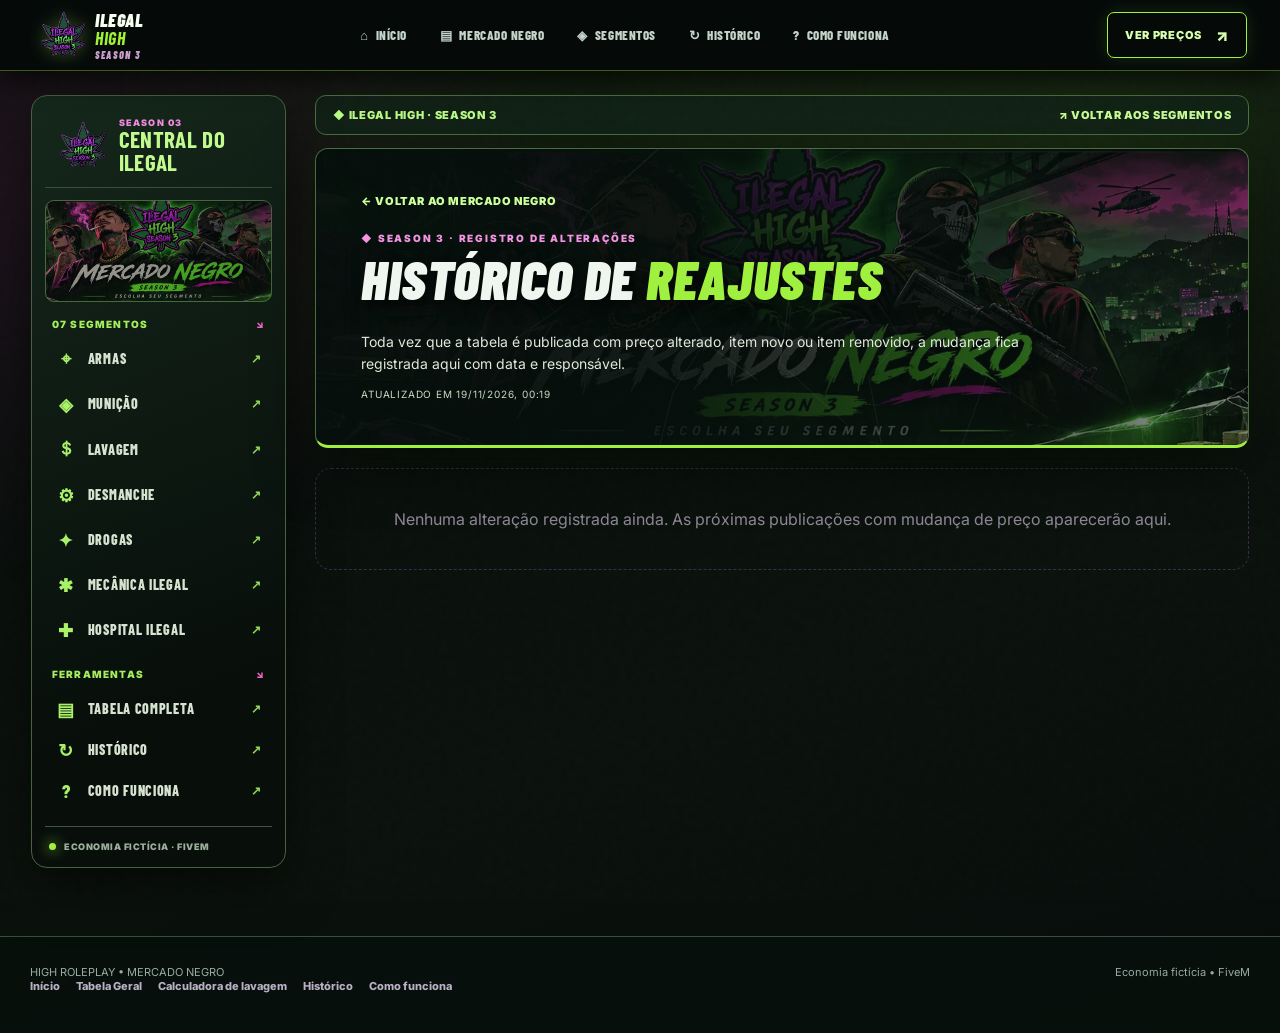
<file: historico.html>
<!doctype html>
<html lang="pt-BR">
<head>
  <meta charset="utf-8">
  <meta name="viewport" content="width=device-width,initial-scale=1">
  <meta name="theme-color" content="#0b0f11">
  <title>Histórico de reajustes • Mercado Negro High</title>
  <meta name="description" content="Registro oficial de alterações de preço do Mercado Negro da High Roleplay.">
  <meta property="og:type" content="website">
  <meta property="og:site_name" content="High Roleplay • Mercado Negro">
  <meta property="og:title" content="Histórico de reajustes • Mercado Negro High">
  <meta property="og:description" content="Registro oficial de alterações de preço do Mercado Negro da High Roleplay.">
  <meta property="og:url" content="https://alvesjardimitalo-oss.github.io/high-mercado-negro/historico.html">
  <meta property="og:image" content="https://alvesjardimitalo-oss.github.io/high-mercado-negro/assets/og-image.png">
  <meta property="og:image:width" content="1200">
  <meta property="og:image:height" content="630">
  <meta name="twitter:card" content="summary_large_image">
  <link rel="manifest" href="manifest.webmanifest">
  <link rel="icon" type="image/png" href="assets/icons/icon-192.png">
  <link rel="apple-touch-icon" href="assets/icons/icon-192.png">
  <meta name="apple-mobile-web-app-capable" content="yes">
  <meta name="apple-mobile-web-app-title" content="Mercado Negro">
  <link rel="preconnect" href="https://fonts.googleapis.com"><link href="https://fonts.googleapis.com/css2?family=Barlow+Condensed:wght@600;700;800;900&family=Inter:wght@400;500;600;700;800;900&display=swap" rel="stylesheet"><link rel="stylesheet" href="assets/style.css?v=3.1"><link rel="stylesheet" href="assets/season3.css?v=3.1"><link rel="stylesheet" href="assets/season3-graffiti.css?v=3.5"><link rel="stylesheet" href="assets/season3-cinematic.css?v=8.2"><link rel="stylesheet" href="assets/season3-inner-pages.css?v=7.2"><link rel="stylesheet" href="assets/season3-workspace.css?v=8.7">
</head>
<body class="s3-inner-page s3-v8 s3-route-historico">
  <div class="noise"></div>
  <header class="s3-global-header">
    <div class="s3-global-header-inner">
      <a class="s3-header-brand" href="index.html" aria-label="Início — Ilegal High Season 3">
        <img src="assets/ilegal-high-season3-logo.svg" width="58" height="58" alt="Logo oficial Ilegal High Season 3">
        <span>ILEGAL <b>HIGH</b><small>SEASON 3</small></span>
      </a>
      <nav class="s3-primary-nav" aria-label="Navegação principal">
        <a href="index.html" >⌂ <span>INÍCIO</span></a>
        <a href="tabela.html">▤ <span>MERCADO NEGRO</span></a>
        <a href="index.html#segmentos">◈ <span>SEGMENTOS</span></a>
        <a href="historico.html">↻ <span>HISTÓRICO</span></a>
        <a href="como-funciona.html">? <span>COMO FUNCIONA</span></a>
      </nav>
      <a class="s3-header-action" href="tabela.html">VER PREÇOS <span aria-hidden="true">↗</span></a>
    </div>
  </header>
  <main class="s3-v8-shell"><aside class="s3-v8-sidebar" aria-label="Navegação do Ilegal">
<div class="s3-v8-side-brand"><img src="assets/ilegal-high-season3-logo.svg" width="68" height="68" alt="Ilegal High Season 3"><div><small>SEASON 03</small><strong>CENTRAL DO<br>ILEGAL</strong></div></div>
<div class="s3-v8-side-art" aria-hidden="true"></div>
<div class="s3-v8-side-nav-heading"><span>07 SEGMENTOS</span><span>↘</span></div>
<nav class="s3-v8-side-links"><a class="s3-v8-side-link" data-segment-link="armas" href="categoria.html?c=armas"><span class="s3-v8-side-icon">⌖</span><span>ARMAS</span><b aria-hidden="true">↗</b></a><a class="s3-v8-side-link" data-segment-link="municao" href="categoria.html?c=municao"><span class="s3-v8-side-icon">◈</span><span>MUNIÇÃO</span><b aria-hidden="true">↗</b></a><a class="s3-v8-side-link" data-segment-link="lavagem" href="categoria.html?c=lavagem"><span class="s3-v8-side-icon">＄</span><span>LAVAGEM</span><b aria-hidden="true">↗</b></a><a class="s3-v8-side-link" data-segment-link="desmanche" href="categoria.html?c=desmanche"><span class="s3-v8-side-icon">⚙</span><span>DESMANCHE</span><b aria-hidden="true">↗</b></a><a class="s3-v8-side-link" data-segment-link="drogas" href="categoria.html?c=drogas"><span class="s3-v8-side-icon">✦</span><span>DROGAS</span><b aria-hidden="true">↗</b></a><a class="s3-v8-side-link" data-segment-link="mecanica-ilegal" href="categoria.html?c=mecanica-ilegal"><span class="s3-v8-side-icon">✱</span><span>MECÂNICA ILEGAL</span><b aria-hidden="true">↗</b></a><a class="s3-v8-side-link" data-segment-link="hospital-ilegal" href="categoria.html?c=hospital-ilegal"><span class="s3-v8-side-icon">✚</span><span>HOSPITAL ILEGAL</span><b aria-hidden="true">↗</b></a></nav>
<div class="s3-v8-side-nav-heading s3-v8-tools-heading"><span>FERRAMENTAS</span><span>↘</span></div>
<a class="s3-v8-side-link" href="tabela.html"><span class="s3-v8-side-icon">▤</span><span>TABELA COMPLETA</span><b>↗</b></a>
<a class="s3-v8-side-link" href="historico.html"><span class="s3-v8-side-icon">↻</span><span>HISTÓRICO</span><b>↗</b></a>
<a class="s3-v8-side-link" href="como-funciona.html"><span class="s3-v8-side-icon">?</span><span>COMO FUNCIONA</span><b>↗</b></a>
<div class="s3-v8-side-footer"><span class="s3-v8-live-dot"></span> ECONOMIA FICTÍCIA · FIVEM</div>
</aside><div class="s3-v8-content"><div class="s3-route-ribbon"><span>◆ ILEGAL HIGH · SEASON 3</span><a href="index.html#segmentos">↗ VOLTAR AOS SEGMENTOS</a></div>
    <section class="guide">
      <a class="back" href="index.html">← VOLTAR AO MERCADO NEGRO</a>
      <div class="eyebrow" style="margin-top:24px">◆ SEASON 3 · REGISTRO DE ALTERAÇÕES</div>
      <h1>HISTÓRICO DE <span>REAJUSTES</span></h1>
      <p class="guide-lead">Toda vez que a tabela é publicada com preço alterado, item novo ou item removido, a mudança fica registrada aqui com data e responsável.</p>
      <div class="updated"><span data-updated></span></div>
    </section>
    <section id="historyList" class="history-list"><div class="empty">Carregando…</div></section>
  </div></main>
  <footer class="footer"><div class="wrap footer-row"><span>HIGH ROLEPLAY • MERCADO NEGRO</span><span>Economia fictícia • FiveM</span></div><div class="wrap footer-row"><nav class="footer-links" aria-label="Rodapé"><a href="index.html">Início</a><a href="tabela.html">Tabela Geral</a><a href="categoria.html?c=lavagem#calculadora">Calculadora de lavagem</a><a href="historico.html">Histórico</a><a href="como-funciona.html">Como funciona</a></nav></div></footer>
  <script src="assets/app.js?v=8.9"></script>
  <script>initHistorico().catch(e=>document.querySelector('#historyList').innerHTML='<div class="empty">'+e.message+'</div>')</script>
</body>
</html>
</file>
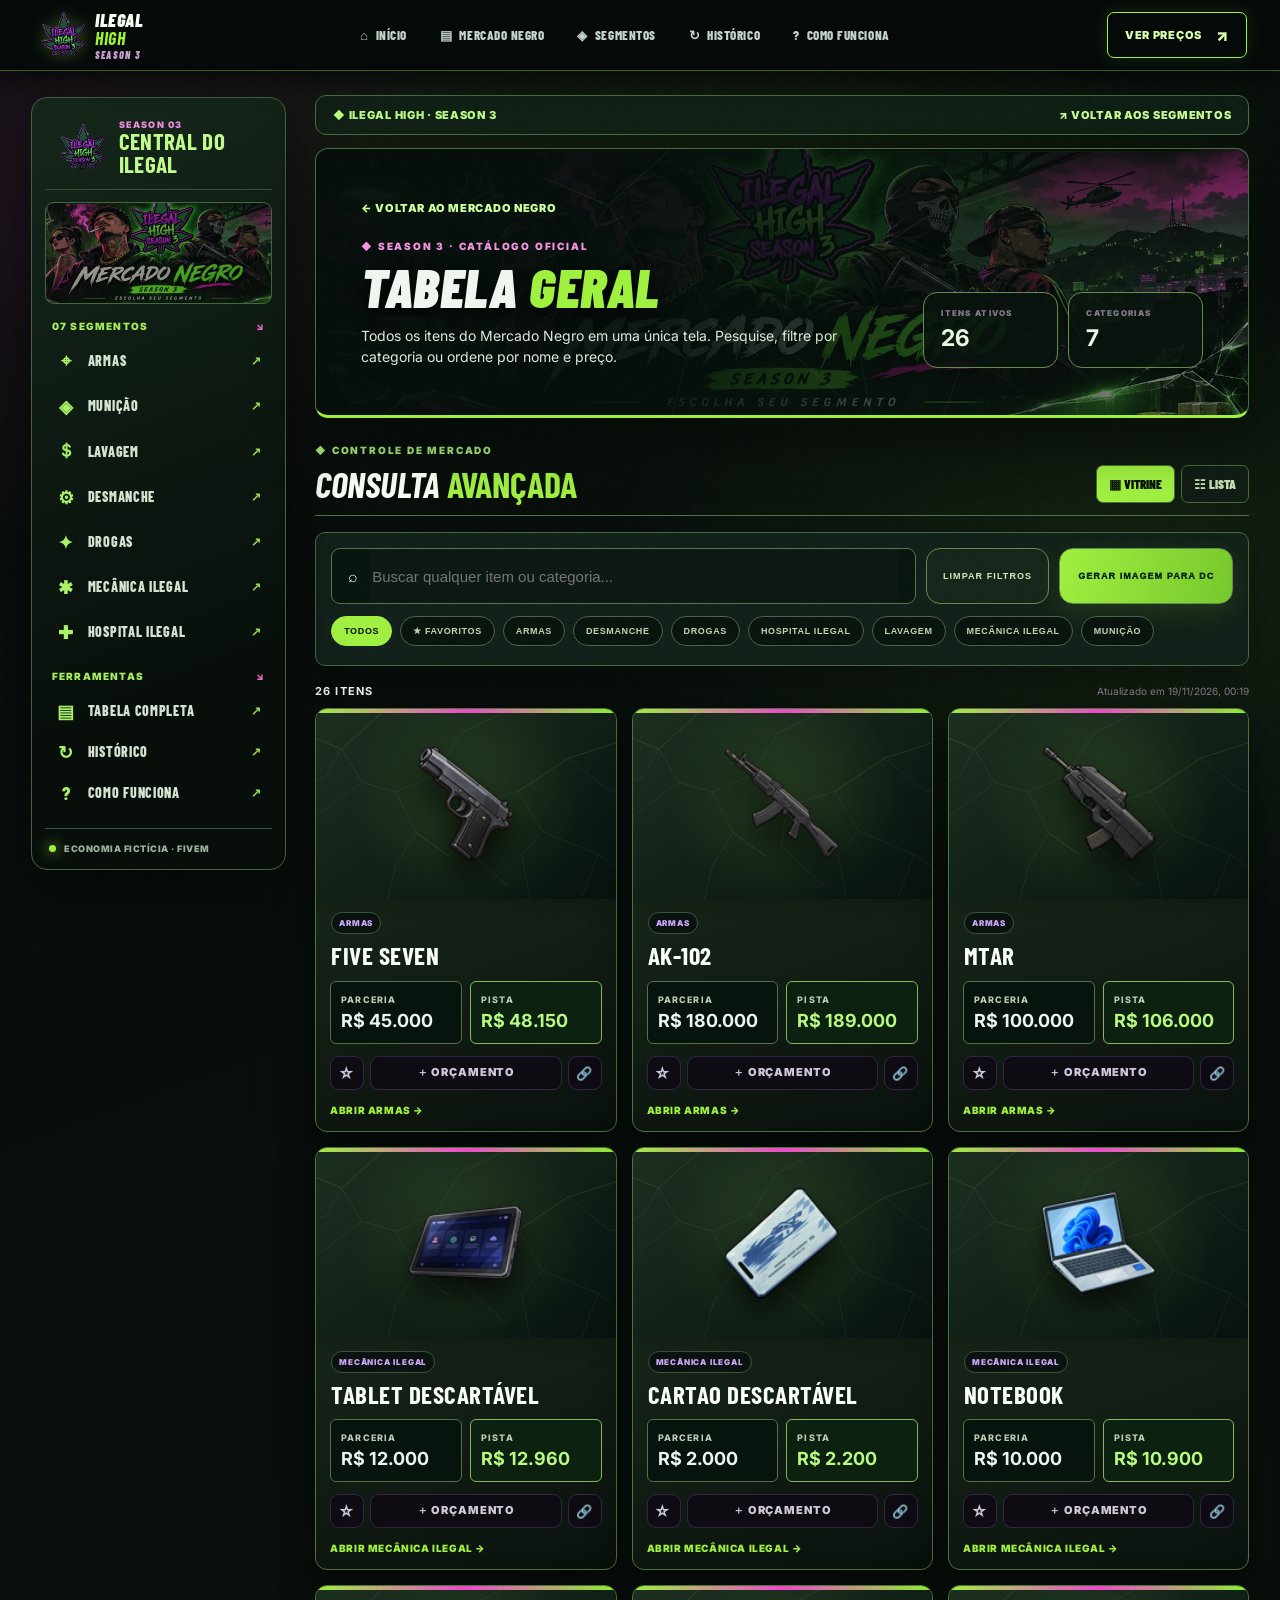
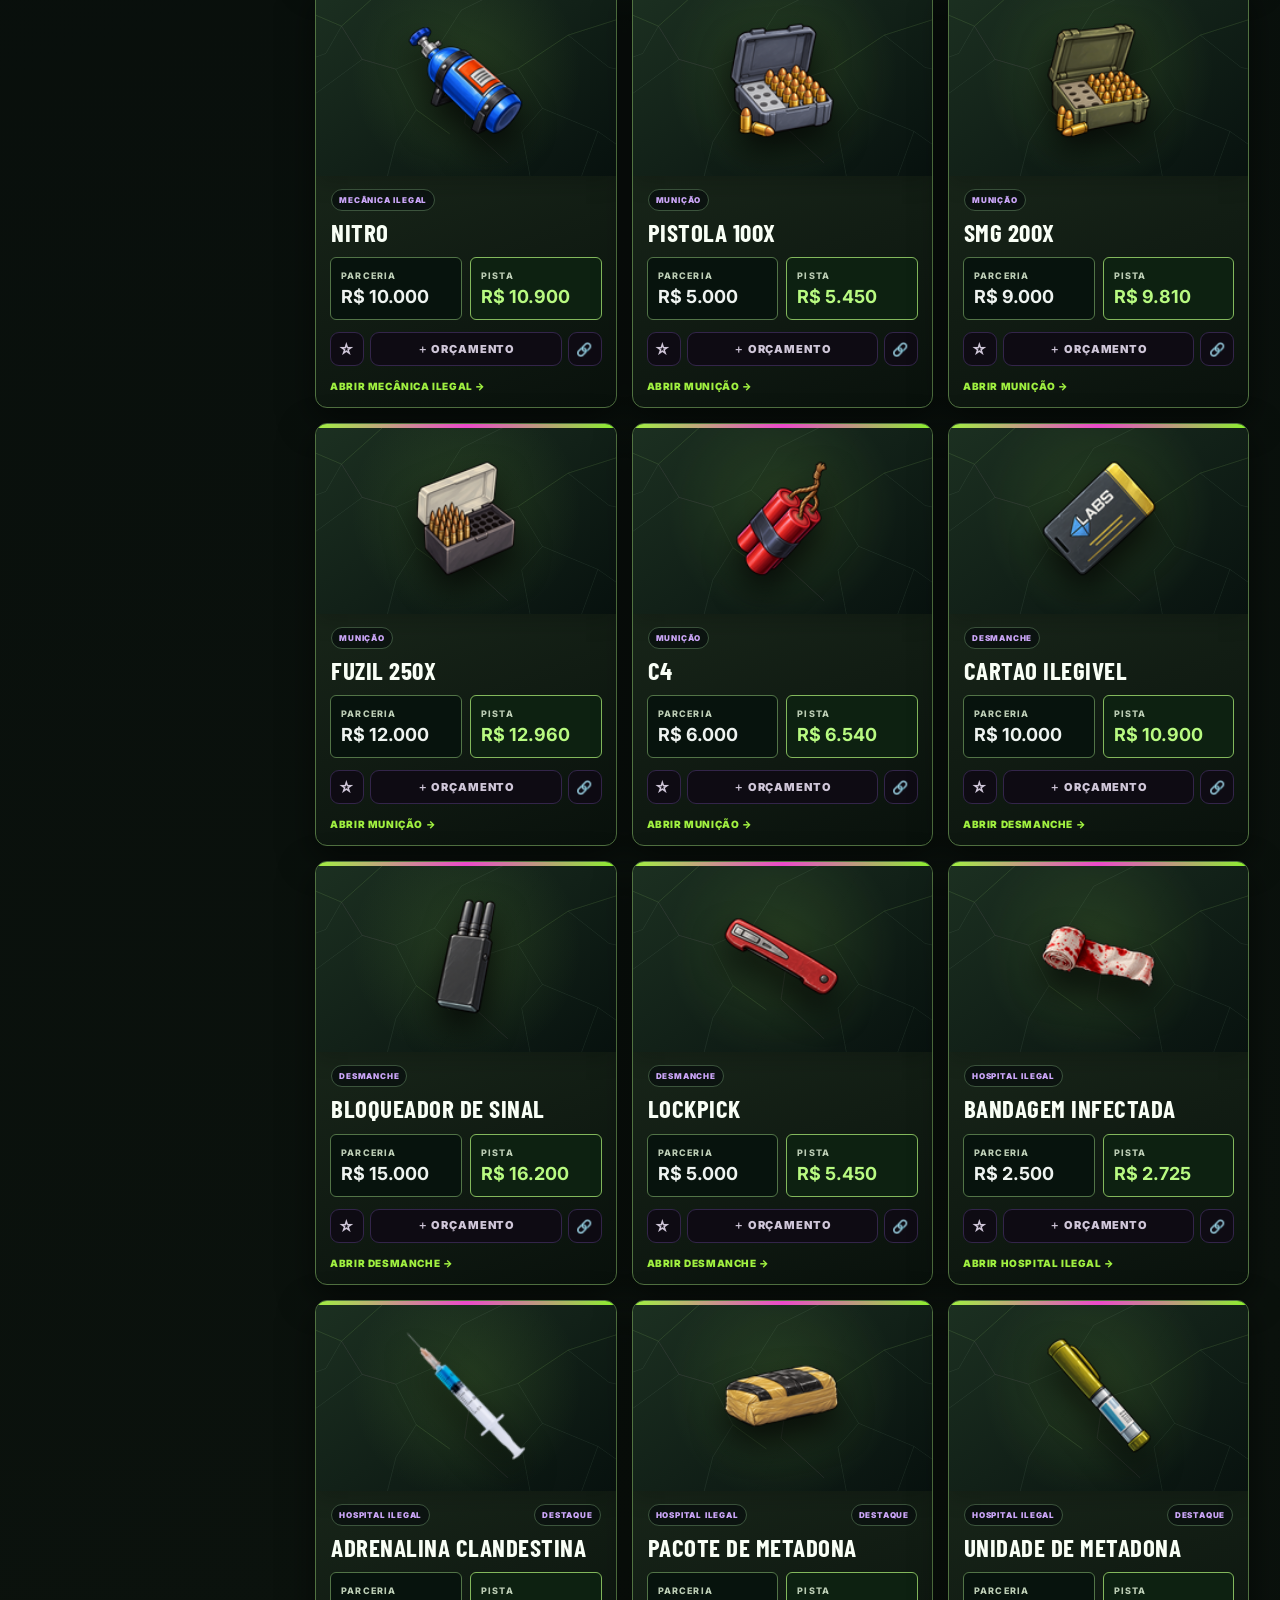
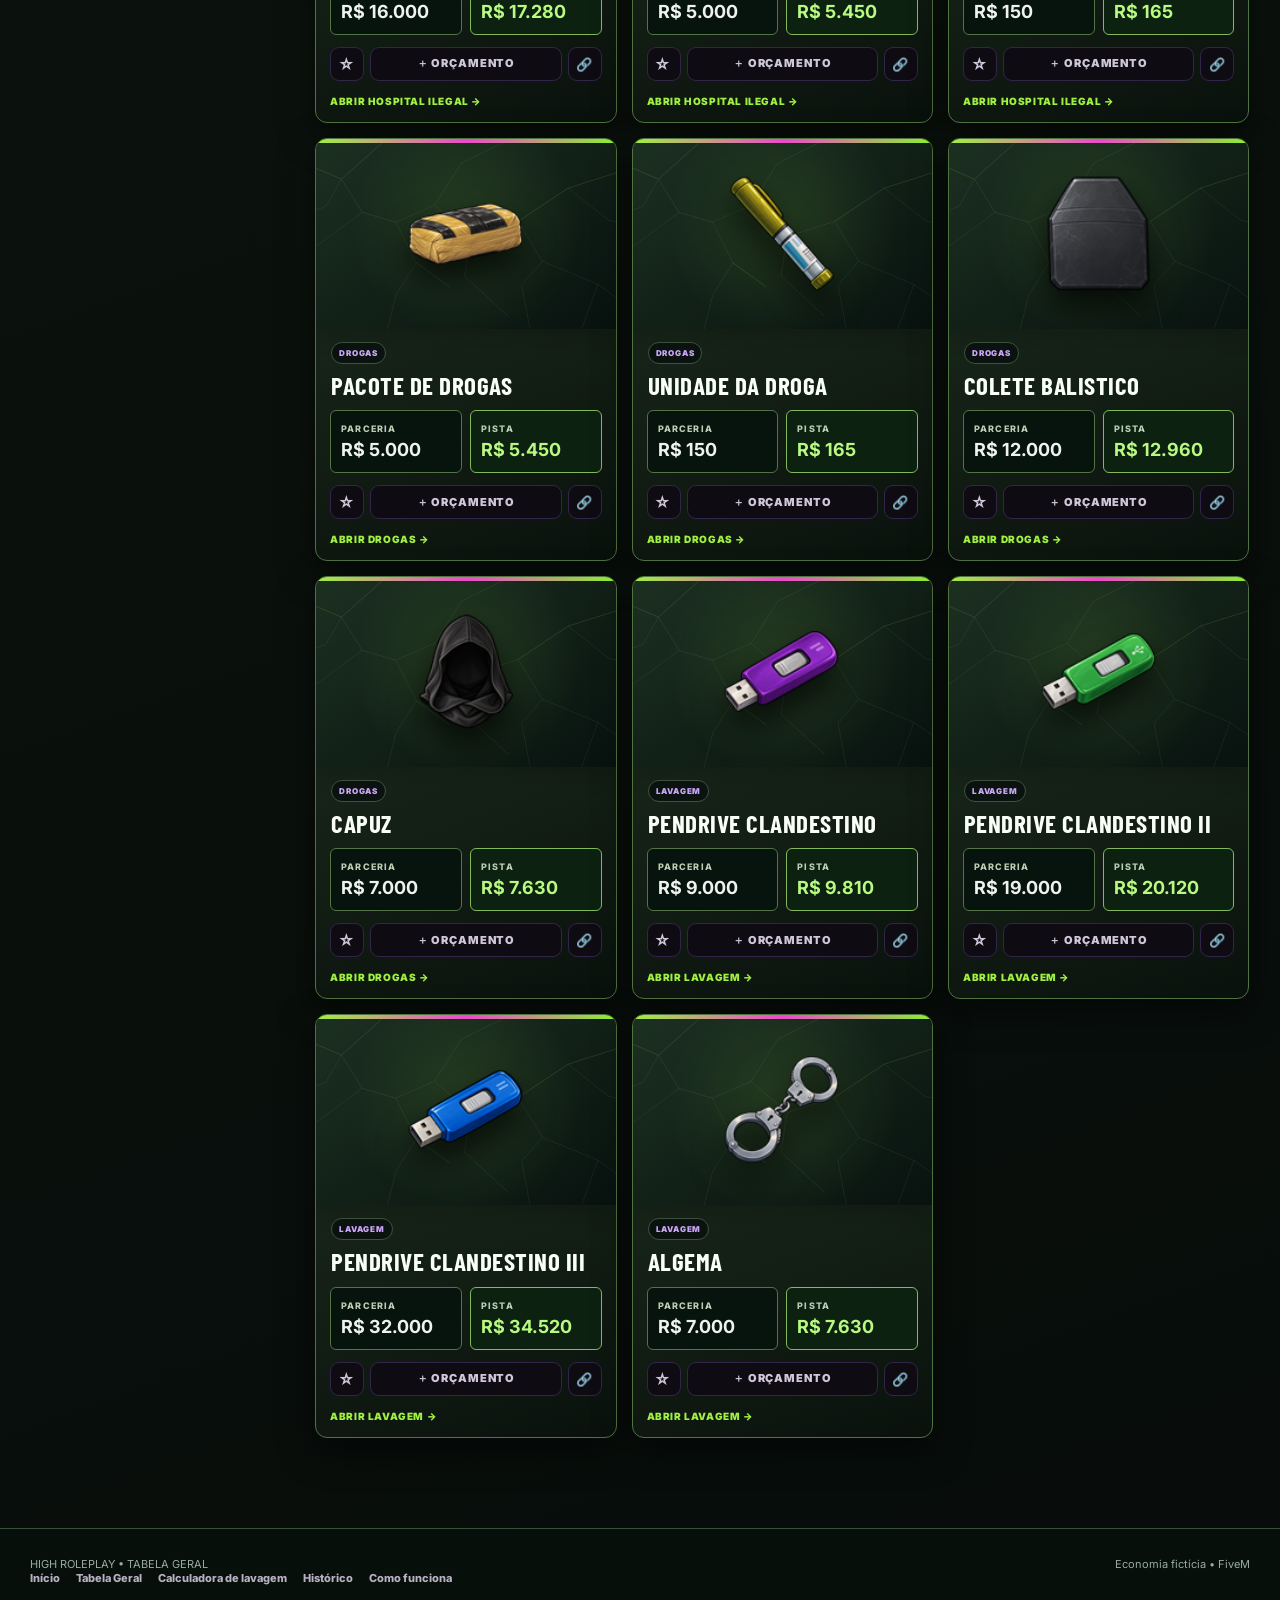
<file: tabela.html>
<!doctype html><html lang="pt-BR"><head><meta charset="utf-8"><meta name="viewport" content="width=device-width,initial-scale=1"><meta name="theme-color" content="#0b0f11"><title>Tabela Geral • Mercado Negro High</title><meta name="description" content="Todos os itens do Mercado Negro da High Roleplay em uma tela: busque, filtre e monte seu orçamento.">
  <meta property="og:type" content="website">
  <meta property="og:site_name" content="High Roleplay • Mercado Negro">
  <meta property="og:title" content="Tabela Geral • Mercado Negro High">
  <meta property="og:description" content="Todos os itens do Mercado Negro da High Roleplay em uma tela: busque, filtre e monte seu orçamento.">
  <meta property="og:url" content="https://alvesjardimitalo-oss.github.io/high-mercado-negro/tabela.html">
  <meta property="og:image" content="https://alvesjardimitalo-oss.github.io/high-mercado-negro/assets/og-image.png">
  <meta property="og:image:width" content="1200">
  <meta property="og:image:height" content="630">
  <meta name="twitter:card" content="summary_large_image">
  <link rel="manifest" href="manifest.webmanifest">
  <link rel="icon" type="image/png" href="assets/icons/icon-192.png">
  <link rel="apple-touch-icon" href="assets/icons/icon-192.png">
  <meta name="apple-mobile-web-app-capable" content="yes">
  <meta name="apple-mobile-web-app-title" content="Mercado Negro">
  <link rel="preconnect" href="https://fonts.googleapis.com"><link href="https://fonts.googleapis.com/css2?family=Barlow+Condensed:wght@600;700;800;900&family=Inter:wght@400;500;600;700;800;900&display=swap" rel="stylesheet"><link rel="stylesheet" href="assets/style.css?v=3.1"><link rel="stylesheet" href="assets/season3.css?v=3.1"><link rel="stylesheet" href="assets/season3-graffiti.css?v=3.5"><link rel="stylesheet" href="assets/season3-cinematic.css?v=8.2"><link rel="stylesheet" href="assets/season3-inner-pages.css?v=7.2"><link rel="stylesheet" href="assets/season3-workspace.css?v=8.7"></head><body class="s3-inner-page s3-v8 s3-route-tabela"><div class="noise"></div><header class="s3-global-header">
    <div class="s3-global-header-inner">
      <a class="s3-header-brand" href="index.html" aria-label="Início — Ilegal High Season 3">
        <img src="assets/ilegal-high-season3-logo.svg" width="58" height="58" alt="Logo oficial Ilegal High Season 3">
        <span>ILEGAL <b>HIGH</b><small>SEASON 3</small></span>
      </a>
      <nav class="s3-primary-nav" aria-label="Navegação principal">
        <a href="index.html" >⌂ <span>INÍCIO</span></a>
        <a href="tabela.html">▤ <span>MERCADO NEGRO</span></a>
        <a href="index.html#segmentos">◈ <span>SEGMENTOS</span></a>
        <a href="historico.html">↻ <span>HISTÓRICO</span></a>
        <a href="como-funciona.html">? <span>COMO FUNCIONA</span></a>
      </nav>
      <a class="s3-header-action" href="tabela.html">VER PREÇOS <span aria-hidden="true">↗</span></a>
    </div>
  </header><main class="s3-v8-shell"><aside class="s3-v8-sidebar" aria-label="Navegação do Ilegal">
<div class="s3-v8-side-brand"><img src="assets/ilegal-high-season3-logo.svg" width="68" height="68" alt="Ilegal High Season 3"><div><small>SEASON 03</small><strong>CENTRAL DO<br>ILEGAL</strong></div></div>
<div class="s3-v8-side-art" aria-hidden="true"></div>
<div class="s3-v8-side-nav-heading"><span>07 SEGMENTOS</span><span>↘</span></div>
<nav class="s3-v8-side-links"><a class="s3-v8-side-link" data-segment-link="armas" href="categoria.html?c=armas"><span class="s3-v8-side-icon">⌖</span><span>ARMAS</span><b aria-hidden="true">↗</b></a><a class="s3-v8-side-link" data-segment-link="municao" href="categoria.html?c=municao"><span class="s3-v8-side-icon">◈</span><span>MUNIÇÃO</span><b aria-hidden="true">↗</b></a><a class="s3-v8-side-link" data-segment-link="lavagem" href="categoria.html?c=lavagem"><span class="s3-v8-side-icon">＄</span><span>LAVAGEM</span><b aria-hidden="true">↗</b></a><a class="s3-v8-side-link" data-segment-link="desmanche" href="categoria.html?c=desmanche"><span class="s3-v8-side-icon">⚙</span><span>DESMANCHE</span><b aria-hidden="true">↗</b></a><a class="s3-v8-side-link" data-segment-link="drogas" href="categoria.html?c=drogas"><span class="s3-v8-side-icon">✦</span><span>DROGAS</span><b aria-hidden="true">↗</b></a><a class="s3-v8-side-link" data-segment-link="mecanica-ilegal" href="categoria.html?c=mecanica-ilegal"><span class="s3-v8-side-icon">✱</span><span>MECÂNICA ILEGAL</span><b aria-hidden="true">↗</b></a><a class="s3-v8-side-link" data-segment-link="hospital-ilegal" href="categoria.html?c=hospital-ilegal"><span class="s3-v8-side-icon">✚</span><span>HOSPITAL ILEGAL</span><b aria-hidden="true">↗</b></a></nav>
<div class="s3-v8-side-nav-heading s3-v8-tools-heading"><span>FERRAMENTAS</span><span>↘</span></div>
<a class="s3-v8-side-link" href="tabela.html"><span class="s3-v8-side-icon">▤</span><span>TABELA COMPLETA</span><b>↗</b></a>
<a class="s3-v8-side-link" href="historico.html"><span class="s3-v8-side-icon">↻</span><span>HISTÓRICO</span><b>↗</b></a>
<a class="s3-v8-side-link" href="como-funciona.html"><span class="s3-v8-side-icon">?</span><span>COMO FUNCIONA</span><b>↗</b></a>
<div class="s3-v8-side-footer"><span class="s3-v8-live-dot"></span> ECONOMIA FICTÍCIA · FIVEM</div>
</aside><div class="s3-v8-content"><div class="s3-route-ribbon"><span>◆ ILEGAL HIGH · SEASON 3</span><a href="index.html#segmentos">↗ VOLTAR AOS SEGMENTOS</a></div><section class="table-page-hero"><div class="table-page-grid"><div><a class="back" href="index.html">← VOLTAR AO MERCADO NEGRO</a><div class="eyebrow" style="margin-top:24px">◆ SEASON 3 · CATÁLOGO OFICIAL</div><h1>TABELA <span>GERAL</span></h1><p>Todos os itens do Mercado Negro em uma única tela. Pesquise, filtre por categoria ou ordene por nome e preço.</p></div><div class="table-mini-stats"><div class="table-mini-stat"><span>Itens ativos</span><strong data-total>—</strong></div><div class="table-mini-stat"><span>Categorias</span><strong data-category-count>—</strong></div></div></div></section><section class="s3-v8-catalog-panel"><div class="s3-v8-section-row"><div><span class="s3-v8-micro">◆ CONTROLE DE MERCADO</span><h2>CONSULTA <em>AVANÇADA</em></h2></div><div class="s3-v8-view-toggle" role="group" aria-label="Visualização do catálogo"><button type="button" data-v8-view="gallery" class="active" aria-pressed="true">▦ VITRINE</button><button type="button" data-v8-view="table" aria-pressed="false">☷ LISTA</button></div></div><div class="global-table-toolbar"><div class="global-table-toolbar-row"><div class="searchbar"><span>⌕</span><input id="tableSearch" placeholder="Buscar qualquer item ou categoria..." autocomplete="off"></div><button id="tableReset" class="ghost-button" type="button">LIMPAR FILTROS</button><button id="discordImageButton" class="discord-image-button" type="button">GERAR IMAGEM PARA DC</button></div><div id="tableFilters" class="table-filters"></div></div><div class="table-status-row"><strong id="tableVisibleCount">— ITENS</strong><span data-updated></span></div><div id="tableGallery" class="s3-v8-gallery items-grid" aria-live="polite"></div><div class="market-table-shell s3-v8-list-view"><table class="market-table"><thead><tr><th>Imagem</th><th><button class="sort-button" data-sort="item" type="button">Item <span class="sort-mark">↕</span></button></th><th><button class="sort-button" data-sort="categoria" type="button">Categoria <span class="sort-mark">↕</span></button></th><th><button class="sort-button" data-sort="parceria" type="button">Parceria <span class="sort-mark">↕</span></button></th><th><button class="sort-button" data-sort="pista" type="button">Pista <span class="sort-mark">↕</span></button></th></tr></thead><tbody id="globalTableBody"></tbody></table></div><div id="globalTableMobile" class="global-table-mobile s3-v8-mobile-list"></div></section></div></main><footer class="footer"><div class="wrap footer-row"><span>HIGH ROLEPLAY • TABELA GERAL</span><span>Economia fictícia • FiveM</span></div><div class="wrap footer-row"><nav class="footer-links" aria-label="Rodapé"><a href="index.html">Início</a><a href="tabela.html">Tabela Geral</a><a href="categoria.html?c=lavagem#calculadora">Calculadora de lavagem</a><a href="historico.html">Histórico</a><a href="como-funciona.html">Como funciona</a></nav></div></footer><script src="assets/app.js?v=8.9"></script><script>initGlobalTable().catch(e=>{const el=document.querySelector('#globalTableBody');if(el)el.innerHTML='<tr><td colspan="5"><div class="empty">'+e.message+'</div></td></tr>';})</script></body></html>
</file>
<file: assets/style.css>
:root{--bg:#07060b;--bg2:#0d0912;--panel:#111018;--panel2:#171020;--line:#2f2140;--purple:#8d35ff;--purple2:#b878ff;--yellow:#f4ec25;--text:#f7f4fb;--muted:#9891a3;--good:#50f5a0;--warn:#ffbf4b;--danger:#ff5b76;--shadow:0 22px 70px rgba(0,0,0,.38)}
*{box-sizing:border-box}html{scroll-behavior:smooth}body{margin:0;color:var(--text);font-family:Inter,ui-sans-serif,system-ui,-apple-system,BlinkMacSystemFont,"Segoe UI",sans-serif;background:radial-gradient(circle at 80% 0%,rgba(114,21,185,.20),transparent 33%),radial-gradient(circle at 8% 20%,rgba(93,44,255,.12),transparent 30%),var(--bg);min-height:100vh}.noise{position:fixed;inset:0;pointer-events:none;opacity:.18;background-image:url("data:image/svg+xml,%3Csvg viewBox='0 0 140 140' xmlns='http://www.w3.org/2000/svg'%3E%3Cfilter id='n'%3E%3CfeTurbulence type='fractalNoise' baseFrequency='.9' numOctaves='2' stitchTiles='stitch'/%3E%3C/filter%3E%3Crect width='100%25' height='100%25' filter='url(%23n)' opacity='.08'/%3E%3C/svg%3E")}.wrap{width:min(1220px,calc(100% - 34px));margin:auto}.topbar{position:sticky;top:0;z-index:20;background:rgba(7,6,11,.82);backdrop-filter:blur(18px);border-bottom:1px solid rgba(184,120,255,.16)}.topbar-inner{height:78px;display:flex;align-items:center;gap:22px}.brand{display:flex;align-items:center;gap:12px;text-decoration:none;color:#fff}.brand img{height:54px;width:auto;filter:drop-shadow(0 0 16px rgba(141,53,255,.48))}.brand-copy strong{display:block;font-size:16px;letter-spacing:.28em}.brand-copy span{display:block;color:var(--muted);font-size:9px;letter-spacing:.22em;margin-top:3px}.topnav{margin-left:auto;display:flex;gap:8px}.topnav a{color:#c7c0ce;text-decoration:none;font-size:12px;font-weight:800;letter-spacing:.08em;padding:11px 14px;border:1px solid transparent;border-radius:10px}.topnav a:hover{border-color:#3a2850;color:#fff;background:#131019}.hero{padding:64px 0 36px}.eyebrow{font-size:10px;letter-spacing:.28em;text-transform:uppercase;color:var(--purple2);font-weight:900}.hero-grid{display:grid;grid-template-columns:1.2fr .8fr;gap:24px;align-items:stretch}.hero h1{font-size:clamp(42px,7vw,82px);line-height:.92;margin:14px 0 18px;letter-spacing:-.05em}.hero h1 span{color:var(--yellow)}.hero p{max-width:720px;color:#aaa2b2;font-size:16px;line-height:1.7}.hero-panel{border:1px solid #39254d;background:linear-gradient(145deg,rgba(141,53,255,.10),rgba(255,255,255,.02));border-radius:22px;padding:24px;box-shadow:var(--shadow);display:flex;flex-direction:column;justify-content:space-between;min-height:260px}.hero-stat{display:grid;grid-template-columns:1fr 1fr;gap:12px}.stat{padding:18px;background:#0d0b12;border:1px solid #2b2035;border-radius:14px}.stat span{display:block;color:#857d8d;font-size:9px;text-transform:uppercase;letter-spacing:.16em;font-weight:800}.stat strong{display:block;font-size:28px;margin-top:7px}.sync{display:flex;align-items:center;gap:9px;color:#bdb5c4;font-size:12px}.dot{width:8px;height:8px;border-radius:50%;background:var(--good);box-shadow:0 0 14px var(--good)}.searchbar{margin-top:28px;display:flex;align-items:center;gap:12px;background:#0c0a10;border:1px solid #352644;border-radius:14px;padding:0 16px}.searchbar input{width:100%;height:54px;background:transparent;border:0;outline:0;color:#fff;font-size:15px}.section-head{display:flex;align-items:flex-end;justify-content:space-between;gap:16px;margin:42px 0 18px}.section-head h2{font-size:28px;margin:6px 0 0}.section-head p{color:#8e8795;margin:0;font-size:13px}.category-grid{display:grid;grid-template-columns:repeat(3,1fr);gap:14px}.category-card{position:relative;overflow:hidden;text-decoration:none;color:#fff;padding:22px;min-height:172px;border:1px solid #2e203d;border-radius:18px;background:linear-gradient(140deg,#15101c,#0c0a10);transition:.2s ease}.category-card:before{content:"";position:absolute;right:-24px;bottom:-52px;width:160px;height:160px;border-radius:50%;background:radial-gradient(circle,rgba(141,53,255,.28),transparent 65%)}.category-card:hover{transform:translateY(-4px);border-color:#7340a8;box-shadow:0 15px 40px rgba(78,22,120,.2)}.category-icon{font-size:28px}.category-card h3{font-size:22px;margin:25px 0 5px}.category-card p{font-size:12px;color:#8e8795;margin:0}.category-count{position:absolute;top:20px;right:20px;font-size:11px;color:#cab9db;border:1px solid #362545;border-radius:999px;padding:6px 9px}.items-grid{display:grid;grid-template-columns:repeat(3,1fr);gap:12px}.item-card{background:linear-gradient(150deg,#121017,#0b0a0e);border:1px solid #292031;border-radius:16px;padding:18px;position:relative}.item-card[data-highlight="true"]{border-color:#745000;box-shadow:inset 3px 0 0 var(--yellow)}.item-card h3{font-size:15px;margin:0 0 18px;padding-right:70px}.tag{position:absolute;right:14px;top:14px;padding:5px 7px;border-radius:999px;border:1px solid #493462;color:#cfa6ff;font-size:8px;letter-spacing:.12em;font-weight:900}.prices{display:grid;grid-template-columns:1fr 1fr;gap:8px}.price{padding:12px;border:1px solid #28212e;border-radius:11px;background:#0a090d}.price span{display:block;font-size:8px;color:#77717d;text-transform:uppercase;letter-spacing:.13em;font-weight:800}.price strong{display:block;margin-top:5px;font-size:16px}.price.pista strong{color:var(--yellow)}.notice{margin-top:12px;color:var(--warn);font-size:10px;line-height:1.5}.empty{grid-column:1/-1;border:1px dashed #3b2b49;border-radius:16px;padding:40px;text-align:center;color:#8e8795}.footer{margin-top:64px;padding:28px 0 40px;border-top:1px solid #211927;color:#746d7a;font-size:11px}.footer-row{display:flex;justify-content:space-between;gap:18px;flex-wrap:wrap}.category-hero{padding:40px 0 18px}.back{color:#b98cff;text-decoration:none;font-weight:800;font-size:12px}.category-title{font-size:clamp(36px,6vw,66px);margin:18px 0 7px;letter-spacing:-.04em}.category-title span{color:var(--yellow)}.toolbar{display:flex;gap:10px;align-items:center;margin:22px 0}.toolbar .searchbar{margin:0;flex:1}.pill{white-space:nowrap;border:1px solid #342541;background:#0d0b11;color:#aaa2b1;padding:12px 14px;border-radius:12px;font-size:10px;font-weight:900;letter-spacing:.08em}.rules{display:grid;grid-template-columns:repeat(2,1fr);gap:12px;margin-top:28px}.rule{border:1px solid #4b3d15;background:rgba(244,236,37,.035);border-radius:14px;padding:16px}.rule strong{display:block;color:var(--yellow);font-size:12px}.rule span{display:block;margin-top:7px;color:#aaa2b1;font-size:12px}.updated{color:#8d8494;font-size:10px;letter-spacing:.08em;text-transform:uppercase}
@media(max-width:900px){.hero-grid,.category-grid,.items-grid{grid-template-columns:1fr 1fr}.hero-panel{min-height:200px}.topnav{display:none}}
@media(max-width:620px){.wrap{width:min(100% - 22px,1220px)}.topbar-inner{height:68px}.brand img{height:45px}.brand-copy strong{font-size:13px}.hero{padding-top:38px}.hero-grid,.category-grid,.items-grid,.rules{grid-template-columns:1fr}.hero h1{font-size:48px}.hero-panel{min-height:0}.section-head{align-items:flex-start;flex-direction:column}.toolbar{align-items:stretch;flex-direction:column}.prices{grid-template-columns:1fr 1fr}.category-card{min-height:145px}.category-card h3{margin-top:18px}}

/* v2 — imagens de itens + busca global imediata */
.item-image{height:150px;margin:-2px -2px 15px;display:flex;align-items:center;justify-content:center;border-radius:13px;background:radial-gradient(circle at 50% 45%,rgba(141,53,255,.16),rgba(8,7,11,.75) 68%);border:1px solid rgba(141,53,255,.13);overflow:hidden}
.item-image img{width:100%;height:100%;object-fit:contain;padding:13px;filter:drop-shadow(0 12px 15px rgba(0,0,0,.5))}
.item-image-empty span{font-size:42px;opacity:.42;filter:grayscale(.2)}
.item-card-top{display:flex;gap:7px;justify-content:space-between;align-items:center;margin-bottom:10px;min-height:22px}.tag-inline{display:inline-flex;padding:5px 7px;border-radius:999px;border:1px solid #493462;color:#cfa6ff;font-size:8px;letter-spacing:.1em;font-weight:900}.item-card h3{padding-right:0;margin:0 0 16px}.item-open{display:inline-block;margin-top:14px;color:#c89aff;text-decoration:none;font-size:10px;font-weight:900;letter-spacing:.06em}.item-open:hover{color:#fff}.global-results{display:none;margin-top:14px;padding:18px;border:1px solid #493462;border-radius:18px;background:rgba(10,8,14,.97);box-shadow:0 22px 60px rgba(0,0,0,.42);position:relative;z-index:8}.global-results.open{display:block}.global-results-head{display:flex;justify-content:space-between;align-items:center;gap:14px;margin-bottom:14px}.global-results-head strong{display:block;margin-top:5px;font-size:15px}.global-results-head button{border:1px solid #493462;background:#15101c;color:#d8c2ef;border-radius:10px;padding:9px 12px;font-size:9px;font-weight:900;letter-spacing:.1em;cursor:pointer}.search-results-grid{grid-template-columns:repeat(2,1fr)}
@media(max-width:700px){.search-results-grid{grid-template-columns:1fr}.item-image{height:135px}}


/* v3 — Tabela Geral */
.table-page-hero{padding:44px 0 22px}.table-page-grid{display:grid;grid-template-columns:1fr auto;gap:28px;align-items:end}.table-page-hero h1{font-size:clamp(38px,6vw,68px);letter-spacing:-.045em;line-height:.95;margin:12px 0 14px}.table-page-hero h1 span{color:var(--yellow)}.table-page-hero p{color:#aaa2b2;max-width:760px;line-height:1.65;margin:0}.table-mini-stats{display:grid;grid-template-columns:repeat(2,minmax(120px,1fr));gap:10px}.table-mini-stat{min-width:135px;padding:15px 17px;border:1px solid #342541;border-radius:14px;background:linear-gradient(145deg,#15101c,#0b0910)}.table-mini-stat span{display:block;color:#83798b;font-size:8px;font-weight:900;letter-spacing:.16em;text-transform:uppercase}.table-mini-stat strong{display:block;margin-top:6px;font-size:23px}.global-table-toolbar{margin:14px 0 18px;display:grid;gap:12px}.global-table-toolbar-row{display:flex;gap:10px;align-items:center}.global-table-toolbar .searchbar{margin:0;flex:1}.ghost-button{height:56px;padding:0 16px;border:1px solid #3b2b49;border-radius:14px;background:#100c15;color:#cbbbd7;font-size:9px;font-weight:900;letter-spacing:.12em;cursor:pointer}.ghost-button:hover{border-color:#7242a1;color:#fff}.table-filters{display:flex;gap:8px;overflow-x:auto;padding-bottom:4px;scrollbar-width:thin}.filter-chip{flex:0 0 auto;border:1px solid #32233e;border-radius:999px;background:#0c0910;color:#918899;padding:9px 12px;font-size:9px;font-weight:900;letter-spacing:.07em;cursor:pointer}.filter-chip:hover,.filter-chip.active{color:#fff;border-color:#7543a6;background:linear-gradient(180deg,rgba(141,53,255,.18),rgba(141,53,255,.06));box-shadow:0 0 20px rgba(141,53,255,.08)}.table-status-row{display:flex;justify-content:space-between;gap:14px;align-items:center;margin:18px 0 10px}.table-status-row strong{font-size:11px;letter-spacing:.1em}.table-status-row span{color:#847b8b;font-size:10px}.market-table-shell{border:1px solid #2d2039;border-radius:18px;background:rgba(10,8,13,.86);box-shadow:var(--shadow);overflow:auto;max-height:72vh;position:relative}.market-table{width:100%;border-collapse:separate;border-spacing:0;min-width:900px}.market-table thead th{position:sticky;top:0;z-index:3;background:rgba(18,13,23,.98);backdrop-filter:blur(14px);border-bottom:1px solid #382748;color:#8f8498;font-size:9px;letter-spacing:.12em;text-transform:uppercase;text-align:left;padding:13px 16px}.market-table thead th:first-child{width:92px}.market-table tbody td{border-bottom:1px solid rgba(89,62,109,.18);padding:11px 16px;vertical-align:middle}.market-table tbody tr{transition:.16s ease}.market-table tbody tr:hover{background:linear-gradient(90deg,rgba(141,53,255,.085),rgba(244,236,37,.018))}.sort-button{display:inline-flex;align-items:center;gap:7px;border:0;background:none;color:inherit;font:inherit;letter-spacing:inherit;text-transform:inherit;font-weight:900;padding:0;cursor:pointer}.sort-button.active{color:#d7b8ff}.sort-mark{color:#765a8e;font-size:12px}.table-thumb{width:62px;height:62px;border:1px solid rgba(141,53,255,.14);border-radius:12px;background:radial-gradient(circle at 50% 45%,rgba(141,53,255,.15),rgba(8,7,11,.8) 70%);display:flex;align-items:center;justify-content:center;overflow:hidden}.table-thumb img{width:100%;height:100%;object-fit:contain;padding:7px;filter:drop-shadow(0 7px 8px rgba(0,0,0,.5))}.table-thumb-empty span{font-size:24px;opacity:.45}.table-item-name{font-size:13px;font-weight:900;letter-spacing:.01em;color:#f8f5fb}.table-note{font-size:9px;color:var(--warn);margin-top:4px}.category-link{display:inline-flex;padding:6px 9px;border:1px solid #3b2a48;border-radius:999px;color:#cba6ec;text-decoration:none;font-size:8px;font-weight:900;letter-spacing:.08em}.category-link:hover{border-color:#7d48af;color:#fff}.money-cell{font-variant-numeric:tabular-nums;font-size:13px;font-weight:800;white-space:nowrap}.money-cell.partnership{color:#d8c4eb}.money-cell.track strong{color:var(--yellow);font-size:14px}.money-cell.track small{display:block;color:#786f7d;font-size:8px;font-weight:700;margin-top:4px}.global-table-mobile{display:none}.table-nav-active{color:#fff!important;border-color:#593873!important;background:#15101c!important}.table-mobile-card{display:grid;grid-template-columns:74px 1fr;gap:12px;border:1px solid #2d2039;background:linear-gradient(145deg,#121017,#0a090d);border-radius:16px;padding:11px}.table-mobile-card .table-thumb{width:74px;height:74px}.table-mobile-copy h3{font-size:13px;margin:7px 0 10px}.table-mobile-category{color:#b78add;text-decoration:none;font-size:8px;font-weight:900;letter-spacing:.08em}.table-mobile-prices{display:grid;grid-template-columns:1fr 1fr;gap:8px}.table-mobile-prices>div{padding:9px;border:1px solid #29212f;border-radius:10px}.table-mobile-prices span{display:block;color:#77717d;font-size:7px;letter-spacing:.1em;text-transform:uppercase;font-weight:900}.table-mobile-prices strong{display:block;margin-top:4px;font-size:12px}.table-mobile-prices>div:last-child strong{color:var(--yellow)}.table-mobile-prices small{display:block;color:#77717d;font-size:7px;margin-top:3px}
@media(max-width:800px){.table-page-grid{grid-template-columns:1fr}.table-mini-stats{max-width:360px}.market-table-shell{display:none}.global-table-mobile{display:grid;gap:9px}.global-table-toolbar-row{align-items:stretch;flex-direction:column}.ghost-button{height:46px}.table-status-row{margin-top:8px}}


/* v4 — Gerador de imagem para Discord */
.discord-image-button{height:56px;padding:0 18px;border:1px solid #806b14;border-radius:14px;background:linear-gradient(180deg,#2a2507,#171404);color:#f4ec25;font-size:9px;font-weight:950;letter-spacing:.12em;cursor:pointer;box-shadow:0 0 24px rgba(244,236,37,.06)}
.discord-image-button:hover{border-color:#d8ce20;background:linear-gradient(180deg,#383109,#1c1805);color:#fff}.discord-image-button:disabled{opacity:.55;cursor:wait}
.discord-image-modal{position:fixed;inset:0;z-index:9999;background:rgba(3,2,5,.86);backdrop-filter:blur(12px);display:flex;align-items:center;justify-content:center;padding:22px}
.discord-image-dialog{width:min(100%,980px);max-height:92vh;border:1px solid #4d3561;border-radius:20px;background:linear-gradient(145deg,#15101c,#09070d);box-shadow:0 40px 120px rgba(0,0,0,.7);padding:18px;display:flex;flex-direction:column;gap:14px}
.discord-image-head{display:flex;align-items:center;justify-content:space-between;gap:18px}.discord-image-head span{display:block;color:#f4ec25;font-size:9px;font-weight:950;letter-spacing:.16em}.discord-image-head strong{display:block;color:#fff;font-size:18px;margin-top:4px}.discord-image-head button{width:38px;height:38px;border:1px solid #463052;border-radius:10px;background:#0c0910;color:#c9bad3;font-size:22px;cursor:pointer}
.discord-image-preview{min-height:260px;overflow:auto;border:1px solid #2d2039;border-radius:14px;background:#050406;padding:10px}.discord-image-preview img{display:block;width:100%;height:auto;border-radius:8px}
.discord-image-actions{display:flex;gap:10px}.discord-image-actions button,.discord-image-actions a{flex:1;display:flex;align-items:center;justify-content:center;min-height:48px;border-radius:12px;font-size:10px;font-weight:950;letter-spacing:.1em;text-decoration:none;cursor:pointer}.discord-image-actions button{border:1px solid #5f3f7a;background:#1b1123;color:#e0c8f1}.discord-image-actions a{border:1px solid #958b15;background:#252006;color:#f4ec25}.discord-image-dialog p{margin:0;color:#7f7588;font-size:10px;text-align:center}
@media(max-width:800px){.discord-image-button{height:46px}.discord-image-actions{flex-direction:column}.discord-image-modal{padding:10px}.discord-image-dialog{max-height:95vh}}


/* HOME V3 — vitrine visual Mercado Negro */
.home-v3{background:#06050a}
.home-topbar .topbar-inner{max-width:none}
.home-topbar .brand-copy strong{font-size:19px;letter-spacing:.05em}.home-topbar .brand-copy strong::first-letter{color:var(--purple2)}
.home-nav a.active{color:var(--yellow);background:linear-gradient(180deg,rgba(141,53,255,.18),rgba(141,53,255,.05));border-bottom:2px solid var(--purple)}
.top-update{margin-left:16px;border:1px solid #4c2772;border-radius:10px;padding:8px 12px;min-width:190px;background:#110b18}.top-update span{display:block;font-size:8px;color:#8f8298;letter-spacing:.12em;font-weight:800}.top-update strong{display:block;font-size:9px;margin-top:4px;color:#eee6f5}
.home-hero{position:relative;min-height:360px;border-bottom:1px solid #2d1741;overflow:hidden;background:radial-gradient(circle at 72% 50%,rgba(134,0,255,.24),transparent 34%),linear-gradient(110deg,#08070c 0%,#0d0912 54%,#13061e 100%)}
.home-hero:after{content:"";position:absolute;inset:0;background:linear-gradient(90deg,rgba(7,6,10,0) 45%,rgba(82,0,125,.10));pointer-events:none}.home-hero-glow{position:absolute;right:7%;top:10%;width:420px;height:420px;border-radius:50%;filter:blur(30px);background:radial-gradient(circle,rgba(159,44,255,.18),transparent 65%)}
.home-hero-inner{min-height:360px;display:grid;grid-template-columns:1.05fr .95fr;align-items:center;position:relative;z-index:1}.home-hero-copy{padding:45px 0}.home-hero-copy h1{font-size:clamp(52px,6vw,88px);line-height:.92;margin:13px 0 14px;letter-spacing:-.055em}.home-hero-copy h1 span{background:linear-gradient(180deg,#d257ff,#8300ff);-webkit-background-clip:text;background-clip:text;color:transparent}.home-hero-copy p{max-width:660px;color:#c2bac8;font-size:15px;line-height:1.6}.home-points{display:flex;gap:0;margin-top:24px}.home-points>div{display:flex;align-items:center;gap:10px;padding:0 25px;border-right:1px solid #3a2a46}.home-points>div:first-child{padding-left:0}.home-points>div:last-child{border-right:0}.home-points b{font-size:20px;color:#c7bbd1}.home-points span{font-size:9px;color:#a49aa9;font-weight:900;letter-spacing:.08em;line-height:1.35}
.home-hero-visual{height:100%;position:relative;overflow:hidden}.hero-orb{position:absolute;width:430px;height:270px;right:4%;top:13%;border-radius:50%;background:radial-gradient(ellipse,rgba(125,22,202,.28),rgba(24,9,37,.08) 48%,transparent 72%);border:1px solid rgba(154,71,255,.13);transform:rotate(-9deg)}.hero-gun{position:absolute;object-fit:contain;filter:drop-shadow(0 22px 35px rgba(0,0,0,.75)) drop-shadow(0 0 20px rgba(139,38,232,.28))}.hero-gun-a{width:330px;height:230px;right:8%;top:24%;transform:rotate(-9deg)}.hero-gun-b{width:390px;height:250px;right:25%;top:40%;opacity:.55;transform:rotate(7deg)}.hero-stamp{position:absolute;right:4%;bottom:24px;text-align:right;font-weight:950;font-size:42px;line-height:.73;color:rgba(255,255,255,.09);transform:rotate(-5deg)}.hero-stamp span{color:rgba(188,90,255,.17)}
.home-commandbar{display:grid;grid-template-columns:minmax(320px,1fr) 300px 280px;gap:12px;margin-top:18px}.home-search{margin:0}.home-action{min-height:56px;border-radius:9px;display:flex;align-items:center;justify-content:center;text-decoration:none;font-weight:950;font-size:13px;letter-spacing:.04em;transition:.18s ease}.home-action.purple{color:white;border:1px solid #b33eff;background:linear-gradient(180deg,#8f14df,#5f059a);box-shadow:inset 0 1px rgba(255,255,255,.18),0 8px 24px rgba(115,0,190,.18)}.home-action.yellow{color:#140d00;border:1px solid #fff12a;background:linear-gradient(180deg,#fff82f,#dccb00);box-shadow:inset 0 1px rgba(255,255,255,.4),0 8px 24px rgba(230,217,0,.10)}.home-action:hover{transform:translateY(-2px);filter:brightness(1.08)}
.home-section-title{display:flex;align-items:flex-end;justify-content:space-between;margin:26px 0 13px;gap:15px}.home-section-title h2{font-size:31px;letter-spacing:-.025em;margin:4px 0 0}.home-section-title h2:after{content:"";display:inline-block;width:64px;height:4px;margin:0 0 7px 16px;background:linear-gradient(90deg,var(--yellow),transparent)}.home-section-title p{margin:0;color:#817987;font-size:11px;letter-spacing:.03em}
.category-grid-visual{grid-template-columns:repeat(5,1fr);gap:10px}.category-card-visual{padding:0;min-height:250px;border-radius:8px;border-color:#64228d;background:#0c0a10}.category-card-visual:before{display:none}.category-card-visual:hover{transform:translateY(-4px);border-color:#a741e6;box-shadow:0 16px 35px rgba(60,6,98,.34),0 0 0 1px rgba(156,47,226,.12)}
.category-art{height:126px;position:relative;overflow:hidden;background:radial-gradient(circle at 75% 40%,rgba(135,28,211,.34),transparent 35%),linear-gradient(135deg,#111018,#09080d)}.category-art:after{content:"";position:absolute;inset:0;background:linear-gradient(180deg,transparent 42%,#0c0a10 100%)}.category-art-grid{position:absolute;inset:0;opacity:.18;background-image:linear-gradient(rgba(143,73,180,.18) 1px,transparent 1px),linear-gradient(90deg,rgba(143,73,180,.16) 1px,transparent 1px);background-size:22px 22px;transform:perspective(220px) rotateX(64deg) scale(1.4);transform-origin:50% 100%}.category-product{position:absolute;z-index:2;object-fit:contain;filter:drop-shadow(0 12px 16px rgba(0,0,0,.65)) drop-shadow(0 0 10px rgba(129,34,198,.24))}.category-product-a{width:72%;height:120px;right:-2%;top:9px;transform:rotate(-5deg)}.category-product-b{width:50%;height:90px;left:-5%;bottom:-8px;opacity:.42;transform:rotate(9deg)}.category-art-icon{position:absolute;z-index:1;right:10px;top:8px;font-size:58px;opacity:.07;filter:grayscale(1)}
.category-card-content{position:relative;padding:12px 13px 13px}.category-card-heading{display:grid;grid-template-columns:auto 1fr auto;align-items:center;gap:8px}.category-symbol{color:var(--yellow);font-size:18px}.category-card-visual h3{margin:0;font-size:15px;line-height:1.1;color:var(--yellow);text-transform:uppercase;letter-spacing:-.01em}.category-card-visual .category-count{position:static;color:#d7a7f3;border-color:#8b1fc5;background:#17091f;font-size:8px;padding:4px 7px}.category-card-visual p{font-size:10px;line-height:1.45;color:#b2a9b9;margin:10px 0 13px;min-height:29px}.category-open{display:flex;align-items:center;justify-content:flex-end;gap:8px;font-size:9px;font-weight:900;letter-spacing:.08em;color:#d8cfe0;background:linear-gradient(90deg,transparent,#2b0a45);border-radius:4px;padding:6px 8px}.category-open b{color:#fff;font-size:13px}
.cat-armas .category-art{background:radial-gradient(circle at 75% 35%,rgba(118,14,192,.45),transparent 36%),linear-gradient(135deg,#0d0b13,#10051a)}.cat-municao .category-art{background:radial-gradient(circle at 70% 35%,rgba(170,103,27,.30),transparent 36%),linear-gradient(135deg,#130e0b,#0c0a10)}.cat-tecnologia-utilitarios .category-art{background:radial-gradient(circle at 68% 35%,rgba(0,135,215,.30),transparent 36%),linear-gradient(135deg,#081217,#0b0910)}.cat-drogas-rotas .category-art{background:radial-gradient(circle at 68% 35%,rgba(85,176,54,.24),transparent 36%),linear-gradient(135deg,#0c140b,#0a0910)}.cat-lavagem .category-art{background:radial-gradient(circle at 68% 35%,rgba(188,154,32,.24),transparent 36%),linear-gradient(135deg,#151307,#09090d)}.cat-desmanche .category-art{background:radial-gradient(circle at 68% 35%,rgba(156,84,36,.26),transparent 36%),linear-gradient(135deg,#120d0a,#09090d)}.cat-hospital-ilegal .category-art{background:radial-gradient(circle at 68% 35%,rgba(182,34,54,.24),transparent 36%),linear-gradient(135deg,#16090c,#09090d)}.cat-mecanica-ilegal .category-art,.cat-mecanica .category-art{background:radial-gradient(circle at 68% 35%,rgba(166,32,226,.30),transparent 36%),linear-gradient(135deg,#110818,#09090d)}
.home-stats{display:grid;grid-template-columns:repeat(4,1fr);margin-top:28px;border-top:1px solid #281733;border-bottom:1px solid #281733;background:linear-gradient(90deg,rgba(141,53,255,.025),transparent)}.home-stat{display:flex;align-items:center;gap:14px;padding:18px 20px;border-right:1px solid #211628}.home-stat:last-child{border-right:0}.home-stat>b{font-size:22px;color:#9e2cff}.home-stat strong{display:block;font-size:20px}.home-stat span{display:block;color:#8f8694;font-size:8px;letter-spacing:.12em;font-weight:900;margin-top:3px}.home-featured{margin-top:20px}
@media(max-width:1100px){.top-update{display:none}.category-grid-visual{grid-template-columns:repeat(3,1fr)}.home-commandbar{grid-template-columns:1fr 1fr}.home-commandbar .home-search{grid-column:1/-1}.home-hero-inner{grid-template-columns:1fr .75fr}}
@media(max-width:760px){.home-hero-inner{grid-template-columns:1fr}.home-hero-visual{display:none}.home-points{flex-wrap:wrap;gap:13px}.home-points>div{padding:0 14px 0 0;border-right:0}.home-commandbar{grid-template-columns:1fr}.home-commandbar .home-search{grid-column:auto}.category-grid-visual{grid-template-columns:repeat(2,1fr)}.home-stats{grid-template-columns:1fr 1fr}.home-stat:nth-child(2){border-right:0}.home-section-title{align-items:flex-start;flex-direction:column}}
@media(max-width:480px){.category-grid-visual{grid-template-columns:1fr}.category-card-visual{min-height:235px}.category-art{height:120px}.home-stats{grid-template-columns:1fr}.home-stat{border-right:0;border-bottom:1px solid #211628}.home-action{min-height:50px}.home-hero-copy h1{font-size:50px}}


/* v6 — regras de lavagem publicadas pela planilha */
.rules-heading{grid-column:1/-1;border-left:4px solid var(--yellow);padding:5px 0 5px 14px;margin:4px 0 2px}.rules-heading span{display:block;color:var(--purple2);font-size:8px;font-weight:950;letter-spacing:.18em}.rules-heading strong{display:block;color:#fff;font-size:20px;letter-spacing:.02em;margin-top:4px}.rules-heading p{margin:5px 0 0;color:#827889;font-size:10px}.rule{position:relative;overflow:hidden}.rule:after{content:"";position:absolute;right:-35px;top:-35px;width:90px;height:90px;border-radius:50%;background:radial-gradient(circle,rgba(244,236,37,.08),transparent 70%)}

/* v7 — regras de lavagem/secagem com imagem vinda da planilha */
.rule-group{grid-column:1/-1;border:1px solid #2e203d;border-radius:16px;overflow:hidden;background:linear-gradient(145deg,#0f0b14,#09080c)}
.rule-group-title{padding:12px 16px;background:linear-gradient(90deg,#351448,#1b1024);border-left:4px solid var(--yellow);color:var(--yellow);font-size:13px;font-weight:950;letter-spacing:.08em}
.rule-group-grid{display:grid;grid-template-columns:repeat(3,minmax(0,1fr));gap:10px;padding:12px}
.rule.rule-rich{display:flex;align-items:center;gap:14px;min-height:104px;padding:12px;background:linear-gradient(145deg,#100d14,#0b0910);border-color:#3a2a44}
.rule-image{width:76px;height:76px;flex:0 0 76px;border-radius:12px;display:flex;align-items:center;justify-content:center;overflow:hidden;background:radial-gradient(circle,rgba(126,35,196,.23),transparent 70%),#08070a;border:1px solid #3c2850}
.rule-image img{width:100%;height:100%;object-fit:contain;padding:5px;filter:drop-shadow(0 5px 12px rgba(0,0,0,.5))}
.rule-copy{min-width:0;display:flex;flex-direction:column;gap:6px}.rule-copy strong{font-size:12px;line-height:1.2}.rule-copy span{margin:0;font-size:11px;line-height:1.45;color:#d5ceda}.rule-copy small{font-size:8px;letter-spacing:.14em;color:#8d62b5;font-weight:900}
@media(max-width:900px){.rule-group-grid{grid-template-columns:1fr}}

/* ═════════ RECURSOS NOVOS: status, ações, orçamento, aviso, calculadora ═════════ */
.status-badge{display:inline-flex;align-items:center;gap:4px;font-size:9px;font-weight:900;letter-spacing:.14em;padding:4px 7px;border-radius:6px;vertical-align:middle;white-space:nowrap}
.status-badge.revisar{color:var(--warn);background:rgba(255,191,75,.10);border:1px solid rgba(255,191,75,.35)}
.status-badge.indisponivel{color:var(--danger);background:rgba(255,91,118,.10);border:1px solid rgba(255,91,118,.35)}
[data-status="indisponivel"] .prices,[data-status="indisponivel"] .money-cell,[data-status="indisponivel"] .table-mobile-prices{opacity:.45;text-decoration:line-through;text-decoration-color:rgba(255,91,118,.6)}
[data-status="indisponivel"] .item-image img,[data-status="indisponivel"] .table-thumb img{filter:grayscale(1);opacity:.6}

.item-actions{display:flex;gap:6px;margin-top:12px}
.item-actions.compact{margin-top:8px}
.ia-btn{height:34px;min-width:34px;padding:0 10px;border-radius:9px;border:1px solid #33254a;background:#0e0b13;color:#cfc6d8;font:inherit;font-size:11px;font-weight:900;letter-spacing:.08em;cursor:pointer;transition:border-color .15s,background .15s,color .15s}
.ia-btn:hover:not(:disabled){border-color:var(--purple);color:#fff;background:#18102a}
.ia-btn:disabled{opacity:.4;cursor:not-allowed}
.ia-btn:focus-visible,.cart-fab:focus-visible,.cart-drawer button:focus-visible{outline:2px solid var(--purple2);outline-offset:2px}
.ia-fav{font-size:16px;padding:0}
.ia-fav.on{color:var(--yellow);border-color:rgba(244,236,37,.45);background:rgba(244,236,37,.07)}
.ia-add{flex:1}
.item-actions.compact .ia-btn{height:30px;font-size:10px}
.item-actions.compact .ia-add{flex:0 0 auto}
.ia-link{font-size:13px;padding:0}

.hmn-toast{position:fixed;left:50%;bottom:86px;transform:translate(-50%,20px);z-index:80;background:#1a1226;border:1px solid var(--purple);color:#fff;font-size:13px;font-weight:800;padding:12px 18px;border-radius:12px;box-shadow:var(--shadow);opacity:0;pointer-events:none;transition:opacity .2s,transform .2s;max-width:calc(100% - 32px);text-align:center}
.hmn-toast.show{opacity:1;transform:translate(-50%,0)}

.cart-fab{position:fixed;right:18px;bottom:18px;z-index:60;height:52px;padding:0 18px;border-radius:14px;border:1px solid var(--yellow);background:linear-gradient(135deg,#2a1640,#170d24);color:var(--yellow);font:inherit;font-size:12px;font-weight:900;letter-spacing:.12em;cursor:pointer;box-shadow:0 12px 40px rgba(0,0,0,.5),0 0 22px rgba(141,53,255,.35)}
.cart-fab b{display:inline-grid;place-items:center;min-width:24px;height:24px;margin-left:8px;border-radius:7px;background:var(--yellow);color:#0b0710;font-size:12px}
.cart-backdrop{position:fixed;inset:0;z-index:69;background:rgba(3,2,6,.62);backdrop-filter:blur(3px)}
.cart-drawer{position:fixed;top:0;right:0;bottom:0;z-index:70;width:min(420px,100%);display:flex;flex-direction:column;gap:14px;padding:22px;background:#0d0a12;border-left:1px solid var(--line);box-shadow:-30px 0 80px rgba(0,0,0,.5);transform:translateX(105%);transition:transform .25s ease;visibility:hidden}
.cart-drawer.open{transform:none;visibility:visible}
.cart-head{display:flex;justify-content:space-between;align-items:flex-start}
.cart-head strong{display:block;font-size:24px;margin-top:4px;letter-spacing:.04em}
.cart-close{width:38px;height:38px;border-radius:10px;border:1px solid #33254a;background:#120e18;color:#fff;font-size:22px;cursor:pointer}
.cart-mode{display:grid;grid-template-columns:1fr 1fr;gap:6px;padding:5px;background:#08060b;border:1px solid #241a31;border-radius:12px}
.cart-mode button{height:38px;border:0;border-radius:8px;background:transparent;color:#9a90a6;font:inherit;font-size:11px;font-weight:900;letter-spacing:.14em;cursor:pointer}
.cart-mode button.active{background:#2a1640;color:var(--yellow)}
.cart-list{flex:1;overflow:auto;display:flex;flex-direction:column;gap:8px;margin:0 -4px;padding:0 4px}
.cart-line{display:grid;grid-template-columns:1fr auto;gap:8px 12px;padding:12px;border:1px solid #241a31;border-radius:12px;background:#110d17}
.cart-line-name strong{display:block;font-size:13px}
.cart-line-name small{display:block;color:var(--muted);font-size:11px;margin-top:3px}
.cart-qty{display:flex;align-items:center;gap:8px;grid-row:span 2;align-self:center}
.cart-qty button{width:30px;height:30px;border-radius:8px;border:1px solid #33254a;background:#0b0810;color:#fff;font-size:16px;cursor:pointer}
.cart-qty span{min-width:22px;text-align:center;font-weight:900}
.cart-line-total{color:var(--yellow);font-size:13px}
.cart-total{display:flex;justify-content:space-between;align-items:center;padding:14px 16px;border-radius:12px;background:linear-gradient(135deg,rgba(141,53,255,.18),rgba(244,236,37,.06));border:1px solid #3a2850}
.cart-total span{font-size:11px;font-weight:900;letter-spacing:.2em;color:#c9bfd3}
.cart-total strong{font-size:24px;color:var(--yellow)}
.cart-actions{display:grid;grid-template-columns:1fr auto;gap:8px}
.cart-copy,.cart-clear{height:48px;border-radius:12px;font:inherit;font-size:11px;font-weight:900;letter-spacing:.14em;cursor:pointer}
.cart-copy{border:1px solid var(--purple);background:var(--purple);color:#fff}
.cart-clear{border:1px solid #3a2850;background:transparent;color:#c9bfd3;padding:0 16px}
.cart-hint{margin:0;color:#7d7487;font-size:11px;line-height:1.5}

.site-alert{background:linear-gradient(90deg,rgba(244,236,37,.14),rgba(244,236,37,.04));border-bottom:1px solid rgba(244,236,37,.35)}
.site-alert .wrap{display:flex;gap:12px;align-items:center;padding:11px 0;font-size:13px;line-height:1.45;color:#f6f1c9}
.site-alert b{flex:0 0 auto;color:var(--yellow);font-size:10px;letter-spacing:.2em}

.calc-box{margin-top:28px;padding:24px;border:1px solid #39254d;border-radius:20px;background:linear-gradient(145deg,rgba(141,53,255,.10),rgba(255,255,255,.015));scroll-margin-top:100px}
.calc-head strong{display:block;font-size:22px;margin:6px 0 6px}
.calc-head p{margin:0;color:#9d95a8;font-size:13px}
.calc-input{margin-top:18px}
.calc-input span{color:var(--yellow);font-weight:900}
.calc-input input{font-size:20px;font-weight:800}
.calc-result{display:grid;grid-template-columns:repeat(auto-fit,minmax(260px,1fr));gap:12px;margin-top:16px}
.calc-card{padding:16px;border:1px solid #2b2035;border-radius:14px;background:#0d0b12}
.calc-card-title small{display:block;color:var(--purple2);font-size:9px;font-weight:900;letter-spacing:.2em}
.calc-card-title strong{display:block;font-size:14px;margin-top:4px}
.calc-split{display:grid;gap:6px;margin-top:12px}
.calc-split>div{display:flex;justify-content:space-between;gap:10px;font-size:12px;color:#b4abbd;padding:8px 10px;border-radius:9px;background:#120f18}
.calc-split b{color:#fff;font-variant-numeric:tabular-nums}
.calc-split .calc-client{background:rgba(244,236,37,.08);border:1px solid rgba(244,236,37,.25)}
.calc-split .calc-client b{color:var(--yellow);font-size:15px}

.footer-links{display:flex;flex-wrap:wrap;gap:6px 16px}
.footer-links a{color:#b9b0c3;text-decoration:none;font-weight:800}
.footer-links a:hover{color:#fff}

/* Página Como funciona */
.guide{padding:46px 0 30px}
.guide h1{font-size:clamp(38px,6vw,68px);line-height:.95;margin:14px 0 14px;letter-spacing:-.04em}
.guide h1 span{color:var(--yellow)}
.guide-lead{max-width:720px;color:#aaa2b2;font-size:16px;line-height:1.7}
.guide-grid{display:grid;grid-template-columns:repeat(2,1fr);gap:14px;margin-top:26px}
.guide-card{padding:22px;border:1px solid #2f2140;border-radius:18px;background:#0f0c15}
.guide-card h2{font-size:18px;margin:8px 0 10px}
.guide-card p,.guide-card li{color:#b2a9bb;font-size:14px;line-height:1.65}
.guide-card ul{margin:0;padding-left:18px}
.guide-card.wide{grid-column:1/-1}
.guide-card .guide-tag{display:block;font-size:10px;font-weight:900;letter-spacing:.2em;color:var(--purple2)}
.guide-card.warn{border-color:rgba(255,91,118,.35);background:linear-gradient(145deg,rgba(255,91,118,.07),#0f0c15)}
.guide-card.warn .guide-tag{color:var(--danger)}
.guide-actions{display:flex;flex-wrap:wrap;gap:10px;margin-top:16px}
.guide-actions .home-action{display:inline-flex;align-items:center;padding:0 18px;min-height:48px}

@media(max-width:800px){.guide-grid{grid-template-columns:1fr}.cart-fab{right:12px;bottom:12px;height:48px}.item-actions.compact .ia-add{flex:1}}
@media(max-width:620px){.calc-box{padding:18px}.site-alert .wrap{flex-direction:column;align-items:flex-start;gap:4px}}
.trend-badge{display:inline-flex;align-items:center;font-size:9px;font-weight:900;letter-spacing:.12em;padding:4px 7px;border-radius:6px;vertical-align:middle;white-space:nowrap;cursor:help}
.trend-badge.subiu{color:var(--danger);background:rgba(255,91,118,.10);border:1px solid rgba(255,91,118,.35)}
.trend-badge.caiu{color:var(--good);background:rgba(80,245,160,.08);border:1px solid rgba(80,245,160,.32)}
.trend-badge.novo{color:var(--purple2);background:rgba(184,120,255,.10);border:1px solid rgba(184,120,255,.4)}
.history-list{display:flex;flex-direction:column;gap:14px;padding-bottom:40px}
.history-entry{border:1px solid #2f2140;border-radius:18px;background:#0f0c15;overflow:hidden}
.history-entry header{display:flex;justify-content:space-between;gap:10px;flex-wrap:wrap;padding:14px 18px;background:#160f20;border-bottom:1px solid #2a1d38}
.history-entry header strong{font-size:14px}
.history-entry header span{color:var(--muted);font-size:12px}
.history-entry ul{list-style:none;margin:0;padding:6px 10px}
.history-entry li{display:grid;grid-template-columns:96px 1fr auto;gap:12px;align-items:center;padding:10px 8px;border-bottom:1px solid #1e1528}
.history-entry li:last-child{border-bottom:0}
.history-entry li strong{display:block;font-size:13px}
.history-entry li small{display:block;color:var(--muted);font-size:11px;margin-top:2px}
.h-vals{display:flex;gap:16px;font-size:12px;color:#a59cae;text-align:right}
.h-vals b{color:#fff}.h-vals s{color:#6e6577}
@media(max-width:700px){.history-entry li{grid-template-columns:1fr;gap:6px}.h-vals{flex-direction:column;gap:2px;text-align:left}}
.rules .calc-box,.rules .rules-heading,.rules .rule-group{grid-column:1/-1}
.topnav a{white-space:nowrap}@media(max-width:1340px){.home-topbar .top-update{display:none}}@media(max-width:1120px){.topnav{gap:2px}.topnav a{padding:11px 9px;font-size:11px}}
</file>
<file: assets/season3.css>
/* HIGH ROLEPLAY · MERCADO NEGRO · SEASON 3
   Identidade alinhada ao High OS: QG à Noite.
   Camada de apresentação isolada; não altera JS, feeds ou cálculos. */
:root{
 --bg:#080b0d;--bg2:#0b0f11;--panel:#101618;--panel2:#151d1f;
 --line:#2e3c3f;--purple:#a0f040;--purple2:#baf779;--yellow:#a0f040;
 --text:#eef3f0;--muted:#9aaba3;--good:#a0f040;--warn:#ffc93c;
 --danger:#ff5370;--lime:#a0f040;--lime-dim:#6f9e35;
 --violet:#a060f0;--magenta:#f040d0;
 color-scheme:dark;
}
html{scroll-behavior:smooth}
body,body.operations{
 background:radial-gradient(800px 450px at 76% 4%,rgba(160,240,64,.085),transparent 65%),
 radial-gradient(650px 470px at 9% 14%,rgba(160,96,240,.075),transparent 65%),
 #080b0d!important;
 color:var(--text)!important;
}
.noise{opacity:.12}
.topbar,.operations .topbar{background:rgba(8,11,13,.91)!important;border-bottom:1px solid #253432!important;backdrop-filter:blur(18px)}
.brand img{filter:drop-shadow(0 0 12px rgba(160,240,64,.32))}
.brand-copy span{color:#a3bdab}
.topnav a{color:#b6c5bd}
.topnav a:hover,.topnav a.active,.topnav .table-nav-active,.operations .topnav .active{
 background:rgba(160,240,64,.09)!important;border-color:#587a3c!important;color:#c8ff94!important;
}
.eyebrow,.back,.item-open,.operations .ab-eyebrow{color:var(--lime)!important}
.home-hero,.hero-panel,.table-page-hero,.ab-hero,.operations .ab-hero{
 background:radial-gradient(circle at 78% 35%,rgba(160,240,64,.11),transparent 48%),linear-gradient(135deg,#111a1b,#080b0d)!important;
 border-color:#2e3c3f!important;
}
.home-hero-glow,.hero-orb{filter:hue-rotate(85deg)}
.home-hero h1 span,.hero h1 span,.table-page-hero h1 span,.category-title span,.operations .ab-hero h1 em{
 color:#a0f040!important;
}
.hero-stamp{border-color:rgba(160,240,64,.35)!important;color:#a0f040!important}
.home-points b,.home-stat b{color:#a0f040!important}
.searchbar,.global-table-toolbar,.home-commandbar,.ab-filter-panel,.operations .ab-filter-panel{
 background:#101618!important;border-color:#2e3c3f!important;
}
input,select,textarea,.operations input:not([type=checkbox]),.operations select{
 background:#0b0f11!important;color:#eef3f0!important;border-color:#2e3c3f!important;
}
input:focus,select:focus,textarea:focus{outline:2px solid rgba(160,240,64,.28)!important;outline-offset:1px}
.category-card,.category-grid-visual>a,.item-card,.market-table-shell,.global-table-mobile>*,.home-stat,
.rule,.hero-panel,.stat,.operations .ab-card,.operations .ab-directory-card,.operations .ab-dialog,
.operations .ab-note,.operations .ab-filter-panel{
 background:linear-gradient(160deg,#151d1f,#101618)!important;
 border-color:#2e3c3f!important;color:#eef3f0!important;
}
.category-card:before{background:radial-gradient(circle,rgba(160,240,64,.15),transparent 67%)!important}
.category-card:hover,.item-card:hover,.operations .ab-card:hover,.operations .ab-directory-card:hover{
 border-color:#6f9e35!important;box-shadow:0 12px 35px rgba(0,0,0,.32),0 0 0 1px rgba(160,240,64,.10)!important;
}
.item-image{background:radial-gradient(circle at 50% 42%,rgba(160,240,64,.12),#0b0f11 70%)!important;border-color:rgba(160,240,64,.15)!important}
.price,.tag,.tag-inline,.category-count,.pill{background:#0b0f11!important;border-color:#304039!important}
.price.pista strong,.category-count,.item-open,.tag-inline{color:#a0f040!important}
.tag,.tag-inline{color:#cda7fa!important}
.home-action.purple,.home-action.yellow,.ab-btn.ab-primary,.operations .ab-primary,
.discord-image-button,.btn-primary{
 background:linear-gradient(135deg,#a0f040,#7fd21f)!important;color:#101b0c!important;
 border-color:#a0f040!important;box-shadow:0 8px 26px rgba(160,240,64,.12)!important;
}
.home-action:hover,.ab-btn:hover,.operations .ab-btn:hover{filter:brightness(1.07)}
.ghost-button,.operations .ab-btn:not(.ab-primary){background:#182023!important;border-color:#394b40!important;color:#e8f5e9!important}
.ghost-button:hover,.operations .ab-btn:not(.ab-primary):hover{border-color:#6f9e35!important}
.market-table thead,.market-table th{background:#182321!important;color:#d6f3c0!important}
.market-table tbody tr:hover{background:rgba(160,240,64,.055)!important}
a:focus-visible,button:focus-visible,input:focus-visible,select:focus-visible{outline:2px solid #a0f040!important;outline-offset:3px}
.operations{--ab-line:#2e3c3f;--ab-muted:#9aaba3;--ab-purple:#a0f040;--ab-green:#a0f040}
.operations .ab-hero,.operations .ab-directory-art,.operations .ab-card-media,.operations .ab-orbit{
 border-color:#2e3c3f!important;background-color:#14201d!important;
}
.operations .ab-card-category,.operations .ab-directory-body b,.operations .ab-results-line b,
.operations .ab-text-btn,.operations .ab-card-money strong{color:#a0f040}
.operations .ab-tabs button[aria-pressed=true],.operations .ab-directory-card[aria-pressed=true]{
 background:rgba(160,240,64,.10)!important;color:#c8ff94!important;border-color:#6f9e35!important;
}
.operations .ab-tag{background:rgba(8,11,13,.90)!important;border-color:#48653d!important}
.footer{border-top-color:#253432!important;color:#9aaba3!important}
.footer-links a:hover{color:#a0f040!important}
.season3-kicker{display:inline-flex;align-items:center;gap:8px;padding:6px 11px;border:1px solid rgba(160,240,64,.38);
 border-radius:999px;background:rgba(160,240,64,.08);color:#c9ffa0;font-size:10px;font-weight:900;letter-spacing:.14em}
.season3-kicker:before{content:"";width:7px;height:7px;background:#a0f040;border-radius:50%;box-shadow:0 0 10px #a0f040}
@media(max-width:700px){
 .home-hero,.operations .ab-hero{overflow:hidden}
 .topbar-inner{gap:10px}
 .brand-copy strong{letter-spacing:.12em}
 .season3-kicker{font-size:9px}
}
@media(prefers-reduced-motion:reduce){*,*:before,*:after{scroll-behavior:auto!important;animation-duration:.01ms!important;transition-duration:.01ms!important}}


/* Season 3.1 — aplicação explícita em TODAS as rotas */
body{--shadow:0 18px 50px rgba(0,0,0,.48);}
body .guide,body .category-hero,body .table-page-hero{
 position:relative;padding:42px clamp(19px,3vw,38px) 32px!important;
 margin:28px 0 26px!important;border:1px solid #304239!important;border-radius:22px;
 background:radial-gradient(550px 280px at 88% 0%,rgba(160,240,64,.13),transparent 75%),
 linear-gradient(130deg,#19221f,#0b1011)!important;overflow:hidden
}
body .guide::after,body .category-hero::after,body .table-page-hero::after{
 content:"S3";position:absolute;right:18px;top:7px;font-size:clamp(74px,13vw,160px);
 font-weight:950;letter-spacing:-.1em;color:rgba(160,240,64,.055);pointer-events:none
}
body .guide>*,body .category-hero>*,body .table-page-hero>*{position:relative;z-index:1}
body .guide h1 span,body .table-page-hero h1 span,body .category-title span{
 color:#a0f040!important;background:none!important;-webkit-text-fill-color:#a0f040!important
}
body .guide-lead,body .guide-card p,body .guide-card li,body .table-page-hero p{color:#b6c7bb!important}
body .guide-card,body .history-entry{
 background:linear-gradient(145deg,#182320,#101618)!important;
 border:1px solid #33453b!important;box-shadow:0 10px 30px rgba(0,0,0,.16)!important
}
body .guide-card.warn{border-color:rgba(255,201,60,.42)!important;background:linear-gradient(135deg,rgba(255,201,60,.055),#111a18)!important}
body .guide-card .guide-tag{color:#a0f040!important}
body .guide-card.warn .guide-tag{color:#ffc93c!important}
body .guide-card h2{color:#f1f7ef!important}
body .history-entry header{background:#1b2a20!important;border-bottom:1px solid #38513d!important}
body .history-entry li{border-color:#2a3931!important}
body .history-entry header strong{color:#d8ffc4!important}
body .global-table-toolbar{background:linear-gradient(135deg,#16211d,#0e1515)!important;
 border:1px solid #35483a!important;border-radius:16px;padding:15px!important}
body .global-table-toolbar .searchbar{border:1px solid #3d5540!important}
body .global-table-toolbar .searchbar:focus-within,
body .category-hero .searchbar:focus-within{border-color:#a0f040!important;box-shadow:0 0 0 3px rgba(160,240,64,.13)}
body .table-mini-stat,body .table-filters button,body .filter-chip,body .global-table-mobile .item-card{
 background:#14201b!important;border-color:#344c3c!important;color:#e8f7e7!important
}
body .table-filters button.active,body .filter-chip.active,
body .table-filters button[aria-pressed="true"]{background:#a0f040!important;color:#14210e!important}
body .market-table-shell{background:#101918!important;border-color:#30483c!important}
body .market-table thead th{background:#1b2a22!important;color:#cef6b6!important;border-bottom-color:#405c42!important}
body .market-table td{border-bottom-color:#273b30!important}
body .global-table-mobile .item-card{box-shadow:0 6px 22px #0003}
body .rules .rule{background:rgba(160,240,64,.04)!important;border-color:#3b523d!important}
body .rules .rule strong{color:#a0f040!important}
body .footer{background:#080d0c!important}
body .home-stat{border-color:#344c3c!important}
body .season3-bar{display:flex;align-items:center;justify-content:space-between;gap:12px;
 padding:9px 16px;border-bottom:1px solid #354b3a;background:#14211b;color:#c6f4a5;
 font-size:10px;font-weight:900;letter-spacing:.14em;text-transform:uppercase}
body .season3-bar strong{color:#a0f040}
body .season3-bar span:last-child{color:#8da59a;font-weight:600}
body .home-hero-copy h1 span{background:linear-gradient(95deg,#a0f040,#e1ffb5)!important;
 -webkit-background-clip:text!important;background-clip:text!important;-webkit-text-fill-color:transparent!important}
body .home-hero-glow{background:radial-gradient(circle,rgba(160,240,64,.23),transparent 67%)!important;filter:blur(25px)!important}
body .category-grid .category-card{border-color:#38513c!important}
body .price.pista{border-color:#436037!important}
body .price.pista strong{color:#bdf98d!important}
@media(max-width:700px){
 body .guide,body .category-hero,body .table-page-hero{padding:28px 19px!important;margin:16px 0 23px!important}
 body .season3-bar{font-size:9px;letter-spacing:.06em}
 body .season3-bar span:last-child{display:none}
 body .guide::after,body .category-hero::after,body .table-page-hero::after{font-size:76px}
}
</file>
<file: assets/season3-graffiti.css>
/* HIGH ILEGAL — SEASON 3 / GRAFFITI QG
   Referencia visual: artes aviso 1–22 enviadas pelo usuario.
   Cena do QG e brasao S3 do proprio High OS. */
:root{
 --bg:#080b0b;--bg2:#0b1010;--panel:#121a19;--panel2:#192321;
 --line:#34463c;--purple:#a0f040;--purple2:#c7ff8b;
 --yellow:#a0f040;--good:#a0f040;--text:#f2f5ed;
 --muted:#adbbb4;--neon-green:#a0f040;--neon-pink:#f040d0;
 --s3-scene:url('https://alvesjardimitalo-oss.github.io/high-os/assets/season3-cena.jpg');
 --s3-logo:url('https://alvesjardimitalo-oss.github.io/high-os/assets/season3-logo.png');
}
body{
 background:
 linear-gradient(180deg,rgba(6,9,9,.82),rgba(6,9,9,.93)),
 var(--s3-scene) center top/100% auto fixed,
 #080b0b!important;color:#eff5ef!important;
}
body::before{
 content:'';position:fixed;inset:0;z-index:-1;pointer-events:none;
 background:radial-gradient(700px 420px at 86% 10%,rgba(160,240,64,.09),transparent 70%),
 radial-gradient(550px 360px at 12% 22%,rgba(240,64,208,.07),transparent 75%);
}
.noise{opacity:.22}
.season3-bar{
 background:linear-gradient(90deg,#0c1611,#203222 50%,#11181a)!important;
 border-bottom:1px solid #506f42!important;
 box-shadow:inset 0 -1px rgba(160,240,64,.12)!important;
}
.season3-bar strong{color:#caff9d!important}
.season3-bar span:last-child{color:#dca4e3!important}
.topbar,.operations .topbar{
 background:rgba(8,13,12,.93)!important;border-bottom:1px solid #34493b!important;
}
.brand{min-width:0}
.brand img{filter:drop-shadow(0 0 10px rgba(160,240,64,.2))}
.brand-copy strong{color:#eaf6e8!important}
.brand-copy span{color:#b3c0b4!important}
.topnav a:hover,.topnav a.active,.topnav .table-nav-active{
 border-color:#7a9c46!important;background:#a0f04018!important;color:#caff9e!important;
}
.home-hero{
 isolation:isolate;min-height:470px!important;
 background:
 linear-gradient(90deg,#080e0de8 0%,#0a1010b8 49%,#0a0f0ba6 100%),
 var(--s3-scene) center 55%/cover no-repeat!important;
 border-bottom:1px solid #63844c!important;
}
.home-hero::before{
 content:'';position:absolute;inset:0;pointer-events:none;z-index:-1;
 background:linear-gradient(180deg,rgba(0,0,0,.1),transparent 70%,#080b0b),
 radial-gradient(circle at 72% 56%,rgba(160,240,64,.15),transparent 43%);
}
.home-hero::after{background:transparent!important}
.home-hero-inner{min-height:470px!important;align-items:center}
.home-hero-copy{padding:64px 0!important}
.home-hero-copy .eyebrow{color:#c2ffa1!important;letter-spacing:.22em}
.home-hero-copy h1{
 color:#f2f7f1!important;letter-spacing:-.055em!important;
 font-weight:950;text-shadow:0 9px 27px #000d;
}
.home-hero-copy h1 span{
 color:#a0f040!important;background:linear-gradient(105deg,#a0f040,#d5ff9f)!important;
 -webkit-background-clip:text!important;background-clip:text!important;
 -webkit-text-fill-color:transparent!important;
 filter:drop-shadow(0 0 13px rgba(160,240,64,.23));
}
.home-hero-copy p{color:#d1d9d0!important;font-size:16px!important;max-width:610px}
.home-hero-visual{position:relative;min-height:320px;display:flex;align-items:center;justify-content:center}
.home-hero-visual::before{
 content:'';position:absolute;inset:-12% -6%;z-index:2;pointer-events:none;
 background:var(--s3-logo) center/contain no-repeat;
 filter:drop-shadow(0 0 21px rgba(160,240,64,.3));
}
.home-hero-visual .hero-gun,.home-hero-visual .hero-orb,.home-hero-visual .hero-stamp{display:none!important}
.season3-kicker{
 background:rgba(13,25,17,.82)!important;border:1px solid #95cf53!important;
 color:#bbfc87!important;box-shadow:0 0 30px rgba(160,240,64,.08);
}
.home-commandbar{background:#0f1915!important;border:1px solid #3b563f!important;
 padding:14px!important;border-radius:15px;margin-top:24px!important;box-shadow:0 15px 40px #0006}
.home-action.purple,.home-action.yellow{
 background:linear-gradient(110deg,#a0f040,#76c51b)!important;
 border-color:#c1ff7c!important;color:#111a0a!important;
}
.home-action:hover{filter:brightness(1.13)}
.home-categories,.home-featured,.home-stats{position:relative}
.home-section-title h2,.guide h1,.table-page-hero h1,.category-title{
 font-weight:950!important;letter-spacing:-.045em!important;
}
.home-section-title h2:after{content:'';display:block;height:3px;width:72px;
 background:linear-gradient(90deg,#a0f040,#f040d0);margin-top:10px;border-radius:4px}
.category-card,.item-card,.guide-card,.history-entry,.home-stat,.rule{
 background:linear-gradient(145deg,rgba(27,37,34,.96),rgba(13,19,18,.98))!important;
 border:1px solid #3a5040!important;box-shadow:0 16px 40px #0004;
}
.category-card:before{background:radial-gradient(circle,rgba(160,240,64,.2),transparent 67%)!important}
.category-card:hover,.item-card:hover,.guide-card:hover{
 border-color:#a0f040!important;box-shadow:0 13px 43px #0009,0 0 0 1px #a0f04044!important;
}
.category-card h3,.item-card h3,.guide-card h2{color:#f1f7e9!important}
.category-icon{color:#a0f040!important}
.item-image{background:radial-gradient(circle,rgba(160,240,64,.14),#0d1412 70%)!important}
.price,.tag-inline,.pill{background:#0b1310!important;border-color:#3c543d!important}
.price.pista strong,.price.pista,.category-count{color:#b9fa80!important}
.guide,.table-page-hero,.category-hero{
 background:linear-gradient(90deg,rgba(7,12,11,.92),rgba(8,14,11,.72)),
 var(--s3-scene) center/cover!important;
 border:1px solid #4e6a47!important;
}
.guide::after,.table-page-hero::after,.category-hero::after{
 content:'S3'!important;color:rgba(160,240,64,.1)!important;
}
.guide-lead,.guide-card p,.guide-card li{color:#bdccc0!important}
.guide-card .guide-tag{color:#f38cde!important}
.history-entry header{background:#203024!important;border-bottom-color:#4b6246!important}
.history-entry header strong{color:#caff99!important}
.global-table-toolbar,.market-table-shell{background:#0d1613!important;border-color:#415844!important}
.market-table th{background:#203126!important;color:#d8ffbd!important}
.market-table tr:hover{background:rgba(160,240,64,.065)!important}
input,select,textarea{background:#0d1713!important;border-color:#405840!important}
input:focus,select:focus,textarea:focus{border-color:#a0f040!important;box-shadow:0 0 0 3px #a0f04022!important}
.footer{border-top:1px solid #384d3e!important;background:#080d0c!important}
.footer-links a:hover,.back:hover{color:#a0f040!important}
.maintenance-panel{background:
 linear-gradient(90deg,rgba(8,14,12,.90),rgba(8,14,12,.75)),
 var(--s3-scene) center/cover!important;border-color:#70954e!important}
.operations{--ab-purple:#a0f040;--ab-green:#a0f040;--ab-line:#34463c}
@media(max-width:900px){
 .home-hero-inner{grid-template-columns:1fr!important}
 .home-hero-visual{display:none!important}
 .home-hero{min-height:350px!important}
 .home-hero-inner{min-height:350px!important}
 .home-hero-copy{padding:44px 0!important}
}
@media(max-width:700px){
 body{background-attachment:scroll}
 .home-hero{background-position:center!important}
 .home-hero-copy h1{font-size:clamp(47px,12vw,68px)!important}
 .home-commandbar{padding:10px!important}
 .guide,.table-page-hero,.category-hero{background-position:center}
}
@media(prefers-reduced-motion:reduce){.category-card,.item-card,.home-action{transition:none!important}}

/* v3.3: fundo enquadrado, sem ampliação excessiva da imagem original */
body{
 background:
 linear-gradient(180deg,rgba(6,9,9,.84),rgba(6,9,9,.94)),
 var(--s3-scene) center top / 88% auto repeat-y,
 #080b0b!important;
}
.home-hero{
 background:
 linear-gradient(90deg,#080e0dec 0%,#0a1010c9 49%,#0a0f0bc1 100%),
 var(--s3-scene) center 55% / min(92%, 1500px) auto no-repeat,
 #080b0b!important;
}
.guide,.table-page-hero,.category-hero{
 background:
 linear-gradient(90deg,rgba(7,12,11,.93),rgba(8,14,11,.83)),
 var(--s3-scene) center center / 92% auto no-repeat,
 #101816!important;
}
.maintenance-panel{
 background:
 linear-gradient(90deg,rgba(8,14,12,.94),rgba(8,14,12,.84)),
 var(--s3-scene) center / 92% auto no-repeat,
 #101816!important;
}
@media(max-width:700px){
 body{background:linear-gradient(180deg,rgba(6,9,9,.88),rgba(6,9,9,.95)),var(--s3-scene) center top / 120% auto repeat-y,#080b0b!important}
 .home-hero{background:linear-gradient(90deg,#080e0dec,#0a0f0bc5),var(--s3-scene) center center / 135% auto no-repeat,#080b0b!important}
 .guide,.table-page-hero,.category-hero,.maintenance-panel{background:linear-gradient(90deg,#080e0de8,#0a0f0bd9),var(--s3-scene) center / 125% auto no-repeat,#101816!important}
}

/* S3.4 — fundo QG vetorial local e iluminação verde nos itens.
   O SVG preserva a nitidez inclusive em monitores 2K/4K. */
:root{
 --s3-scene:url('./season3-qg-background.svg');
}
body{
 background:
 linear-gradient(180deg,rgba(6,9,9,.83),rgba(6,9,9,.94)),
 var(--s3-scene) center top / cover fixed no-repeat,
 #080b0b!important;
}
.home-hero{
 background:
 linear-gradient(90deg,rgba(4,10,7,.9),rgba(7,14,9,.76) 48%,rgba(6,13,8,.67)),
 var(--s3-scene) center 47% / cover no-repeat,
 #080b0b!important;
}
.guide,.table-page-hero,.category-hero{
 background:
 linear-gradient(90deg,rgba(7,12,11,.92),rgba(8,14,11,.80)),
 var(--s3-scene) center / cover no-repeat,
 #101816!important;
}
.maintenance-panel{
 background:
 linear-gradient(90deg,rgba(8,14,12,.94),rgba(8,14,12,.8)),
 var(--s3-scene) center / cover no-repeat,
 #101816!important;
}
/* Tirar o roxo das vitrines sem perder silhueta ou detalhes dos itens */
.item-image,.table-thumb{
 position:relative;isolation:isolate;
 background:radial-gradient(circle at 50% 38%,rgba(160,240,64,.18),rgba(35,64,38,.11) 42%,#091410 78%)!important;
 border:1px solid rgba(160,240,64,.29)!important;
 box-shadow:inset 0 1px 0 rgba(195,255,149,.08),0 7px 20px rgba(0,0,0,.18);
}
.item-image::before,.table-thumb::before{
 content:'';position:absolute;inset:0;pointer-events:none;z-index:0;
 background:linear-gradient(145deg,rgba(160,240,64,.055),transparent 65%);
}
.item-image img,.table-thumb img{
 position:relative;z-index:1;
 filter:hue-rotate(170deg) saturate(.9) drop-shadow(0 11px 14px rgba(78,142,53,.25))!important;
 transition:transform .25s ease,filter .25s ease;
}
.item-card:hover .item-image img,.market-table tbody tr:hover .table-thumb img{
 transform:scale(1.05);
 filter:hue-rotate(170deg) saturate(1.05) drop-shadow(0 14px 21px rgba(160,240,64,.20))!important;
}
.item-card[data-highlight="true"]{
 border-color:rgba(160,240,64,.65)!important;
 box-shadow:inset 3px 0 0 #a0f040,0 9px 24px rgba(0,0,0,.2)!important;
}
.item-image-empty span,.table-thumb-empty span{color:#a0f040!important;filter:none!important}
[data-status="indisponivel"] .item-image img,
[data-status="indisponivel"] .table-thumb img{
 filter:grayscale(1) opacity(.56)!important;
}
@media(max-width:700px){
 body{background:linear-gradient(180deg,rgba(6,9,9,.9),rgba(6,9,9,.96)),var(--s3-scene) center top / auto 100vh no-repeat,#080b0b!important}
 .home-hero{background:linear-gradient(90deg,rgba(4,10,7,.92),rgba(7,14,9,.72)),var(--s3-scene) 62% center / auto 100% no-repeat,#080b0b!important}
 .guide,.table-page-hero,.category-hero,.maintenance-panel{background:linear-gradient(90deg,rgba(8,14,12,.92),rgba(8,14,12,.84)),var(--s3-scene) center / cover no-repeat,#101816!important}
}

/* S3.5: preserve original object/icon hues; green highlight comes from the card,
   not from rotating the hues of the product itself. */
.item-image img,.table-thumb img{
 filter:drop-shadow(0 12px 15px rgba(70,145,49,.24))!important;
}
.item-card:hover .item-image img,.market-table tbody tr:hover .table-thumb img{
 filter:drop-shadow(0 14px 19px rgba(160,240,64,.30))!important;
}
[data-status="indisponivel"] .item-image img,
[data-status="indisponivel"] .table-thumb img{filter:grayscale(1) opacity(.55)!important}
</file>
<file: assets/season3-cinematic.css>
/* MERCADO NEGRO — ILEGAL HIGH SEASON 3
   Capa oficial aprovada + áreas clicáveis invisíveis sobre os sete fragmentos.
   Mobile usa os sete recortes da própria arte. Versão reversível v6.0. */
:root{--s3-acid:#9ff234;--s3-pink:#f032c4;--s3-black:#070c0b}
html{scroll-behavior:smooth}
body.home-v3.s3-cinematic-home{
 margin:0;min-height:100vh;color:#eff7e9;
 background:radial-gradient(1000px 600px at 50% 10%,#17451a35,transparent),#060b0a!important;
 font-family:Inter,Arial,sans-serif
}
.s3-cinematic-home .noise{opacity:.12;pointer-events:none}
.s3-global-header{
 z-index:200;position:relative;background:rgba(4,8,9,.97);
 border-bottom:1px solid rgba(159,242,52,.36);
 box-shadow:0 9px 28px #000a;
}
.s3-global-header-inner{
 max-width:1448px;margin:auto;padding:6px clamp(15px,2.6vw,34px);
 min-height:70px;display:flex;align-items:center;justify-content:space-between;gap:22px
}
.s3-header-brand{display:flex;align-items:center;gap:6px;text-decoration:none;flex:0 0 auto;color:#f1f7ed}
.s3-header-brand img{width:56px;height:56px;object-fit:contain;filter:drop-shadow(0 0 8px #a0f04044)}
.s3-header-brand>span{display:flex;flex-direction:column;font-family:'Barlow Condensed',Impact,Arial,sans-serif;
 font-weight:900;font-size:18px;font-style:italic;line-height:1.0;letter-spacing:.025em;color:#f7fff1}
.s3-header-brand>span b{color:var(--s3-acid)}
.s3-header-brand small{font-size:10px;letter-spacing:.16em;color:#cc9fd0;margin-top:3px}
.s3-primary-nav{display:flex;align-items:center;justify-content:center;gap:clamp(10px,1.5vw,25px);min-width:0;flex:1}
.s3-primary-nav a{height:56px;display:inline-flex;align-items:center;gap:7px;
 padding:0 7px;white-space:nowrap;position:relative;text-decoration:none;
 color:#c5d3ca;font-family:'Barlow Condensed',Arial,sans-serif;
 font-weight:800;font-size:13px;letter-spacing:.04em;transition:color .18s ease}
.s3-primary-nav a:hover,.s3-primary-nav a.s3-current{color:var(--s3-acid)}
.s3-primary-nav a.s3-current:after{content:"";position:absolute;bottom:4px;left:2px;right:2px;height:2px;background:var(--s3-acid);
 box-shadow:0 0 14px #a0f040}
.s3-header-action{flex:0 0 auto;display:inline-flex;align-items:center;gap:14px;
 padding:12px 17px;border:1px solid #a0f040;border-radius:7px;
 color:#d8ffac;text-decoration:none;font-size:11px;font-weight:900;
 letter-spacing:.065em;box-shadow:0 0 17px #a0f04022}
.s3-header-action:hover{background:#a0f040;color:#0a1309}
.s3-header-action span{font-size:16px}
.s3-desktop-showcase{display:block;background:
 radial-gradient(750px 350px at 50% 12%,#6ca52d25,transparent),#040808;
 padding:0 0 11px;position:relative}
.s3-art-frame{position:relative;isolation:isolate;width:100%;max-width:1448px;margin:auto;line-height:0;
 box-shadow:0 17px 50px #0009,0 0 32px #99fa3630;border-left:1px solid #5d983d30;border-right:1px solid #5d983d30}
.s3-approved-art{display:block;width:100%;height:auto;aspect-ratio:1448/971;object-fit:contain;user-select:none;pointer-events:none}
.s3-hit-map{position:absolute;inset:0;z-index:2;pointer-events:none}
.s3-hotspot{position:absolute;display:block;z-index:2;pointer-events:auto;
 clip-path:polygon(2% 3%,95% 0%,100% 12%,98% 93%,90% 100%,0 94%,1% 18%);
 background:rgba(150,246,65,0);cursor:pointer;
 transition:background .19s ease,filter .19s ease}
.s3-hotspot:before{content:"";position:absolute;inset:3px;border:2px solid transparent;
 border-radius:12px;opacity:0;transition:opacity .18s ease,border-color .18s ease;
 box-shadow:inset 0 0 40px #a0f04044,0 0 22px #9af05066}
.s3-hotspot:hover,.s3-hotspot:focus-visible{background:rgba(160,240,64,.085);filter:drop-shadow(0 0 12px #a0f04066)}
.s3-hotspot:hover:before,.s3-hotspot:focus-visible:before{opacity:1;border-color:#a6fc46}
.s3-hotspot:focus-visible{outline:3px solid #cdf99c;outline-offset:-2px}
.s3-spot-armas{left:0%;top:36%;width:35%;height:31%}
.s3-spot-municao{left:31%;top:36%;width:37%;height:31%}
.s3-spot-lavagem{left:65%;top:36%;width:35%;height:31%}
.s3-spot-desmanche{left:0%;top:61%;width:26%;height:39%}
.s3-spot-drogas{left:23.4%;top:60.5%;width:25%;height:39.5%}
.s3-spot-mecanica{left:44.4%;top:60.5%;width:29%;height:39.5%}
.s3-spot-hospital{left:70%;top:60.5%;width:30%;height:39.5%}
.s3-visually-hidden{position:absolute;width:1px;height:1px;padding:0;margin:-1px;overflow:hidden;
 clip:rect(0,0,0,0);white-space:nowrap;border:0}
.s3-desktop-tip{margin:12px auto 0;color:#b2c6aa;font-family:'Barlow Condensed',Arial,sans-serif;
 text-align:center;font-size:13px;letter-spacing:.2em;font-weight:800}
.s3-desktop-tip span{color:#a0f040;font-size:18px}
.s3-mobile-showcase{display:none}
.s3-market-actions{margin-top:24px;padding:23px 25px!important;
 background:linear-gradient(130deg,#111b16e8,#070e0ce8)!important;
 border:1px solid #334c32!important;border-radius:15px;box-shadow:0 13px 30px #0005}
.s3-market-actions-top{display:flex;align-items:center;justify-content:space-between;gap:18px;margin-bottom:14px}
.s3-overline{font-size:10px;letter-spacing:.18em;color:#a0f040;font-weight:900}
.s3-market-actions h2{margin:4px 0 0;color:#f3fbf0;
 font-family:'Barlow Condensed',Impact,sans-serif;font-style:italic;font-size:clamp(25px,3vw,38px);letter-spacing:.01em}
.s3-market-actions h2 em{font-style:inherit;color:#9ff234}
.s3-maintenance-label{padding:8px 11px;white-space:nowrap;border:1px solid #64634880;
 background:#322b141c;border-radius:7px;color:#ccbf99;font-size:10px;letter-spacing:.07em;font-weight:800}
.s3-market-action-row{display:grid;grid-template-columns:minmax(200px,1fr) auto auto;gap:10px;align-items:center}
.s3-main-search{display:flex!important;align-items:center;min-height:48px;gap:8px;
 background:#090f0de8!important;border:1px solid #35563c!important;border-radius:9px!important;
 padding:0 12px!important;margin:0!important}
.s3-main-search input{border:0!important;outline:0!important;background:transparent!important;min-width:0;width:100%;
 font-family:Inter,sans-serif;font-size:13px;color:#fff}
.s3-main-search:focus-within{border-color:#9ff234!important;box-shadow:0 0 0 2px #9ff2342a}
.s3-link-primary,.s3-link-secondary{min-height:48px;display:inline-flex;align-items:center;justify-content:center;
 gap:17px;text-decoration:none;padding:0 21px;border-radius:7px;
 font-weight:900;font-size:11px;letter-spacing:.055em;white-space:nowrap}
.s3-link-primary{background:linear-gradient(110deg,#a0f040,#79cf21);color:#091108!important}
.s3-link-primary:hover{filter:brightness(1.14)}
.s3-link-secondary{background:#19221b;color:#c8edc2!important;border:1px solid #456139}
.s3-link-secondary:hover{border-color:#a0f040}
.s3-update{display:flex;justify-content:space-between;gap:8px;border-top:1px solid #344b36;
 padding-top:13px;margin-top:13px;color:#8fa38e;font-size:10px;letter-spacing:.07em}
.s3-additional-categories{padding-top:32px}
.s3-additional-categories[hidden]{display:none!important}
.s3-additional-categories .category-grid-visual{grid-template-columns:repeat(3,minmax(0,1fr))}
.s3-live-stats{margin-top:25px}
.s3-footer{margin-top:40px;background:#080d0b!important;border-top:1px solid #345337!important}
@media(max-width:1180px){
 .s3-global-header-inner{gap:12px}.s3-primary-nav{gap:7px}
 .s3-header-action{padding:11px 12px}.s3-primary-nav a{font-size:11px}
}
@media(max-width:950px){
 .s3-global-header-inner{flex-wrap:wrap;justify-content:center;padding-bottom:5px}
 .s3-header-brand{margin-right:auto}.s3-header-action{margin-left:auto}
 .s3-primary-nav{order:3;flex:0 0 100%;justify-content:space-evenly;gap:3px}
 .s3-primary-nav a{font-size:12px;height:36px}
 .s3-desktop-showcase{display:none!important}
 .s3-mobile-showcase{display:block;background:#080d0b;padding:0 0 23px}
 .s3-mobile-cover{height:310px;position:relative;overflow:hidden;isolation:isolate;
  background:radial-gradient(circle at center,#25422a,#0a0b0e)}
 .s3-mobile-cover>img:first-child{position:absolute;inset:0;width:100%;height:100%;object-fit:cover;
  object-position:center;filter:saturate(1.1)}
 .s3-mobile-cover:before{content:"";position:absolute;inset:0;z-index:1;
  background:radial-gradient(ellipse at center,#050a07b5 0%,#050a0775 42%,#050a0750 70%),linear-gradient(0deg,#050b08,transparent 53%)}
 .s3-mobile-logo{position:absolute;z-index:2;left:50%;top:12px;transform:translateX(-50%);
  width:170px;height:170px;object-fit:contain;filter:drop-shadow(0 0 10px #a0f04055)}
 .s3-mobile-cover-copy{position:absolute;z-index:2;bottom:19px;left:10px;right:10px;
  display:flex;flex-direction:column;align-items:center;text-align:center}
 .s3-mobile-cover-copy strong{color:#fff;font-family:'Barlow Condensed',Impact,sans-serif;font-size:48px;
  font-weight:900;font-style:italic;letter-spacing:-.02em;text-shadow:0 4px 16px #000}
 .s3-mobile-cover-copy strong em{color:#a0f040;font-style:inherit}
 .s3-mobile-cover-copy>span{font-weight:900;font-size:11px;letter-spacing:.22em;color:#d7ffae}
 .s3-mobile-shards{max-width:870px;padding:13px 15px;margin:auto;
  display:grid;grid-template-columns:repeat(2,minmax(0,1fr));gap:13px}
 .s3-mobile-shard{display:block;position:relative;isolation:isolate;overflow:hidden;min-height:198px;
  clip-path:polygon(1% 4%,6% 0,94% 2%,100% 9%,99% 93%,94% 100%,4% 98%,0 92%);
  border-radius:2px;box-shadow:0 14px 35px #0008;background:#12231a;transition:transform .2s ease}
 .s3-mobile-shard img{display:block;width:100%;height:100%;position:absolute;inset:0;object-fit:cover;
  object-position:center 70%;filter:contrast(1.04) saturate(1.06)}
 .s3-mobile-shard:after{content:"";position:absolute;inset:0;pointer-events:none;
  background:linear-gradient(160deg,#b6f68166 0 1%,transparent 4%),linear-gradient(20deg,transparent 84%,#bbff8e66 96%),
  linear-gradient(0deg,#050e0a88,transparent 40%);
  border-bottom:3px solid #a0f0407f}
 .s3-mobile-shard-hover{position:absolute;bottom:11px;right:12px;z-index:3;
  padding:6px 8px;background:#050e08cc;color:#b9ff78;font-weight:900;font-size:9px;letter-spacing:.06em;
  border:1px solid #b1fa80aa;border-radius:3px}
 .s3-mobile-shard:hover{transform:translateY(-3px)}
 .s3-market-actions{margin-top:0}
}
@media(max-width:660px){
 .s3-global-header-inner{gap:3px;padding:5px 10px 0}
 .s3-header-brand img{width:45px;height:45px}
 .s3-header-brand>span{font-size:14px}
 .s3-header-brand small{font-size:8px}
 .s3-header-action{font-size:9px;padding:9px}
 .s3-primary-nav a{font-size:11px;gap:4px;padding:0 2px}
 .s3-primary-nav{justify-content:flex-start;overflow-x:auto;scrollbar-width:none;gap:12px}
 .s3-primary-nav::-webkit-scrollbar{display:none}
 .s3-primary-nav a{flex:0 0 auto}
 .s3-mobile-cover{height:285px}
 .s3-mobile-cover-copy strong{font-size:41px}
 .s3-mobile-logo{width:153px;height:153px}
 .s3-mobile-shards{grid-template-columns:1fr;gap:10px;padding:10px}
 .s3-mobile-shard{height:226px;min-height:226px}
 .s3-mobile-shard img{object-position:center 74%}
 .s3-market-actions{padding:18px!important;margin-left:10px;margin-right:10px}
 .s3-market-actions-top{flex-direction:column;align-items:flex-start;gap:10px}
 .s3-maintenance-label{font-size:9px;white-space:normal}
 .s3-market-action-row{grid-template-columns:1fr 1fr}
 .s3-main-search{grid-column:span 2}
 .s3-link-primary,.s3-link-secondary{padding:12px 7px;font-size:10px;min-height:46px}
 .s3-additional-categories{margin-top:15px}
 .s3-additional-categories .category-grid-visual{grid-template-columns:1fr}
 .s3-update{font-size:9px}
}
@media(prefers-reduced-motion:reduce){*,*:before,*:after{scroll-behavior:auto!important;transition:none!important}}

/* Ajuste preciso das áreas de clique, sem sobreposição entre fragmentos. */
.s3-anchor{position:relative;top:-75px;height:0}
.s3-spot-armas{left:0%;top:37%;width:33.5%;height:25%}
.s3-spot-municao{left:33.5%;top:37%;width:31.5%;height:25%}
.s3-spot-lavagem{left:65%;top:37%;width:35%;height:25%}
.s3-spot-desmanche{left:0%;top:62%;width:24%;height:38%}
.s3-spot-drogas{left:24%;top:62%;width:22%;height:38%}
.s3-spot-mecanica{left:46%;top:62%;width:24%;height:38%}
.s3-spot-hospital{left:70%;top:62%;width:30%;height:38%}

/* v7.3 — arte central preservada; laterais com cenário desfocado.
   Não ampliar a imagem nem os sete hotspots. Mobile continua separado. */
@media(min-width:901px){
 body.s3-cinematic-home{overflow-x:hidden}
 .s3-cinematic-home .s3-desktop-showcase{
   width:100%;max-width:none;left:auto;transform:none;
   position:relative;isolation:isolate;
   background:
     radial-gradient(650px 450px at 10% 22%,rgba(240,50,196,.14),transparent 70%),
     radial-gradient(720px 540px at 90% 35%,rgba(160,240,64,.15),transparent 70%),
     #08130d!important;
 }
 .s3-cinematic-home .s3-desktop-showcase::before{
   content:"";position:absolute;inset:0;z-index:-1;pointer-events:none;
   background:url("./season3-cinematic/capa-completa.webp") center top/cover no-repeat;
   filter:blur(28px) brightness(.38) saturate(.95);
   transform:scale(1.055);
 }
 .s3-cinematic-home .s3-art-frame{
   max-width:1448px!important;width:100%!important;
   margin:0 auto!important;border-left:1px solid #a0f04026!important;
   border-right:1px solid #a0f04026!important;
   box-shadow:0 18px 65px #000a,0 0 26px #a0f04020!important;
 }
 .s3-cinematic-home .s3-approved-art{
   display:block;width:100%!important;height:auto!important;
   max-width:100%!important;object-fit:contain!important;
   aspect-ratio:1448/971;
 }
 .s3-cinematic-home .s3-hit-map{inset:0}
 .s3-cinematic-home .s3-desktop-tip{max-width:1448px;margin:12px auto 0}
}
</file>
<file: assets/season3-inner-pages.css>
/* HIGH ILEGAL S3 — IDENTIDADE CINEMATOGRÁFICA NAS PÁGINAS INTERNAS
   v7: extensão da arte aprovada da homepage; não altera regras, dados ou cálculos. */
body.s3-inner-page{
 --s3-acid:#9ff234;--s3-pink:#f032c4;
 margin:0;color:#f2f7ed;font-family:Inter,Arial,sans-serif;
 background:
 linear-gradient(180deg,#050b09ad,#050b09e8 650px,#080f0c 1200px),
 url("./season3-cinematic/capa-personagens.webp") center 64px / 100% auto no-repeat,
 #070b09!important;
}
.s3-inner-page:before{content:"";position:fixed;inset:0;pointer-events:none;z-index:-1;
 background:radial-gradient(900px 600px at 50% 0,#a0f04012,transparent 90%),
 radial-gradient(700px 500px at 0 20%,#f032c417,transparent 82%)}
.s3-inner-page .s3-global-header{position:relative;z-index:80}
.s3-inner-page main.wrap{max-width:1300px;padding-bottom:50px}
.s3-inner-page .category-hero,
.s3-inner-page .table-page-hero,
.s3-inner-page .guide{
 position:relative;isolation:isolate;overflow:hidden;
 background:linear-gradient(90deg,#07110df4 0%,#07110de3 44%,#06100dbb 65%,#07110dd4 100%),
 url("./season3-cinematic/capa-personagens.webp") center 39% / cover no-repeat!important;
 border:1px solid #567c48!important;border-bottom:3px solid #a0f040a6!important;
 border-radius:16px!important;
 box-shadow:0 16px 56px #0009,0 0 45px #a0f0400d!important;
 padding:clamp(25px,4vw,45px)!important;
 min-height:315px;display:flex;flex-direction:column;justify-content:center;
 margin:27px 0 22px!important;
}
.s3-inner-page .category-hero:before,
.s3-inner-page .table-page-hero:before,
.s3-inner-page .guide:before{
 content:"";position:absolute;inset:0;pointer-events:none;z-index:-1;
 background:radial-gradient(circle at 78% 33%,#a0f04022,transparent 47%),
 linear-gradient(90deg,#050b0ac4 0%,#050b0aaf 45%,transparent 95%);
}
.s3-inner-page .category-hero:after,
.s3-inner-page .table-page-hero:after,
.s3-inner-page .guide:after{
 content:"";position:absolute;inset:0;pointer-events:none;z-index:0;opacity:.24!important;
 background:url("./season3-glass-cracks.svg") center / 100% 100% no-repeat!important;
 color:transparent!important;font-size:0!important;
}
.s3-inner-page .category-hero>*,
.s3-inner-page .table-page-hero>*,
.s3-inner-page .guide>*{position:relative;z-index:1}
.s3-inner-page .category-hero{min-height:335px}
.s3-inner-page .s3-segment-hero-img{
 position:absolute;z-index:0;right:0;top:0;height:100%;width:51%;
 background:linear-gradient(90deg,#07100f 0%,transparent 38%,#0c140a48 100%),
 var(--s3-segment-image,url("./season3-cinematic/banner-armas.webp")) center/cover no-repeat;
 mask-image:linear-gradient(90deg,transparent,#000 33%);opacity:.9;pointer-events:none;
}
.s3-inner-page .category-title,
.s3-inner-page .table-page-hero h1,
.s3-inner-page .guide h1{
 font-family:'Barlow Condensed',Impact,Arial,sans-serif;font-style:italic;font-weight:900;
 font-size:clamp(46px,6vw,82px)!important;
 line-height:.96;letter-spacing:.01em!important;margin:16px 0 14px;
 text-shadow:2px 5px 20px #000c;
}
.s3-inner-page .category-title span,
.s3-inner-page .table-page-hero h1 span,
.s3-inner-page .guide h1 span{color:#a0f040!important;-webkit-text-fill-color:#a0f040!important;background:none!important}
.s3-inner-page .back{color:#caff9b!important;font-size:11px;font-weight:900;letter-spacing:.055em}
.s3-inner-page .eyebrow{color:#f594e2!important;font-weight:900;letter-spacing:.18em}
.s3-inner-page .updated{color:#c5dac2!important}
.s3-inner-page .category-hero .toolbar{
 max-width:850px;display:flex;gap:12px;margin-top:18px;align-items:center
}
.s3-inner-page .category-hero .searchbar,
.s3-inner-page .global-table-toolbar .searchbar{
 background:#06130ddb!important;border:1px solid #557549!important;border-radius:9px!important
}
.s3-inner-page .category-hero .searchbar input{background:transparent!important}
.s3-inner-page .category-hero .pill{background:#09170cdd!important;color:#c9ff9c!important;border-color:#588044!important}
.s3-inner-page .guide-lead,.s3-inner-page .table-page-hero p{
 max-width:720px!important;color:#e0e9dc!important;font-size:14px!important;line-height:1.55}
.s3-inner-page .table-page-grid{width:100%}
.s3-inner-page .table-mini-stats{position:relative;z-index:2}
.s3-inner-page .table-mini-stat{background:#0a140ee0!important;border-color:#698c4b!important}
.s3-inner-page .global-table-toolbar{
 background:linear-gradient(125deg,#111f16ec,#0b1512ee)!important;
 border:1px solid #456640!important;box-shadow:0 12px 30px #0005;border-radius:14px!important}
.s3-inner-page .market-table-shell{border:1px solid #39593f!important;border-radius:12px!important;overflow:hidden}
.s3-inner-page .market-table th{background:#1b3221!important;color:#d1ffac!important}
.s3-inner-page .market-table tbody tr:hover{background:#233b2566!important}
.s3-inner-page #itemList.items-grid{gap:15px}
.s3-inner-page .item-card{
 border:1px solid #3f6240!important;background:linear-gradient(155deg,#14251bf2,#0a1310f6)!important;
 border-radius:13px!important;box-shadow:0 12px 30px #0005!important;overflow:hidden
}
.s3-inner-page .item-card:hover{
 border-color:#a0f040!important;box-shadow:0 13px 40px #0009,0 0 18px #a0f04019!important}
.s3-inner-page .item-image{
 background:radial-gradient(circle at 50% 37%,#98e64e2d,#0b1a10 62%,#06100c)!important;
 border:1px solid #41692f!important;border-radius:11px!important;
 min-height:150px;position:relative;overflow:hidden
}
.s3-inner-page .item-image:before{
 content:"";position:absolute;inset:0;pointer-events:none;
 background:linear-gradient(120deg,transparent 35%,#ffffff0b 50%,transparent 67%),
 url("./season3-glass-cracks.svg") center/cover no-repeat;opacity:.16}
.s3-inner-page .item-image img{
 filter:drop-shadow(0 14px 13px #0009) drop-shadow(0 0 12px #a0f04022)!important;
 position:relative;z-index:1}
.s3-inner-page .item-card h3{color:#f6fff1!important}
.s3-inner-page .price{background:#08130ebf!important;border-color:#42603b!important}
.s3-inner-page .price.pista strong{color:#bcff82!important}
.s3-inner-page .guide-grid{position:relative;z-index:1}
.s3-inner-page .guide-card,
.s3-inner-page .history-entry,
.s3-inner-page .rule{
 background:linear-gradient(145deg,#18271df2,#0b1611f5)!important;
 border:1px solid #3c5a3e!important;border-radius:12px!important;
 box-shadow:0 12px 35px #0005!important
}
.s3-inner-page .guide-card{padding:24px!important}
.s3-inner-page .guide-card h2{font-family:'Barlow Condensed',Impact,sans-serif;
 font-size:clamp(22px,2.8vw,31px);color:#f2fff0!important}
.s3-inner-page .guide-card .guide-tag{color:#baff82!important}
.s3-inner-page .history-entry header{background:#213c27!important}
.s3-inner-page .footer{background:#07100be8!important;border-color:#37503b!important}
.s3-inner-page .s3-route-ribbon{
 background:#0b160fdd;border:1px solid #425e3f;border-radius:11px;
 display:flex;align-items:center;justify-content:space-between;gap:12px;
 padding:12px 17px;margin:0 0 20px;color:#bcff86;
 font-size:11px;font-weight:900;letter-spacing:.065em
}
.s3-inner-page .s3-route-ribbon a{color:#caff97;text-decoration:none}
@media(max-width:850px){
 .s3-inner-page .category-hero,.s3-inner-page .table-page-hero,.s3-inner-page .guide{min-height:280px}
 .s3-inner-page .s3-segment-hero-img{width:68%;opacity:.42}
 .s3-inner-page .category-hero .toolbar{flex-wrap:wrap}
}
@media(max-width:630px){
 body.s3-inner-page{background-size:auto,auto 450px;background-position:center top}
 .s3-inner-page main.wrap{padding-inline:12px}
 .s3-inner-page .category-hero,.s3-inner-page .table-page-hero,.s3-inner-page .guide{
  margin:12px 0 14px!important;border-radius:11px!important;
  padding:24px 18px!important;min-height:285px}
 .s3-inner-page .category-title,.s3-inner-page .table-page-hero h1,.s3-inner-page .guide h1{
  font-size:47px!important;line-height:1}
 .s3-inner-page .s3-segment-hero-img{width:100%;opacity:.19;mask-image:none}
 .s3-inner-page .category-hero .toolbar{flex-direction:column;align-items:stretch}
 .s3-inner-page .category-hero .searchbar{width:100%}
 .s3-inner-page .s3-route-ribbon{flex-direction:column;align-items:flex-start}
}
@media(prefers-reduced-motion:reduce){.s3-inner-page *{transition:none!important}}

/* V7.1 — categorias consistentes, sem painel recortado e sem imagem repetida no fundo. */
body.s3-inner-page{
 min-height:100vh;
 background:
   radial-gradient(950px 480px at 50% 120px,rgba(142,230,49,.095),transparent 72%),
   radial-gradient(750px 480px at 2% 250px,rgba(240,50,196,.075),transparent 72%),
   linear-gradient(180deg,#080f0d,#060a09 72%)!important;
}
.s3-inner-page .s3-global-header{
 position:sticky!important;top:0;z-index:1000!important;
 background:#060c0bf5!important;
}
.s3-inner-page main.wrap{
 padding-top:18px!important;
}
.s3-inner-page .category-hero,
.s3-inner-page .table-page-hero,
.s3-inner-page .guide{
 min-height:290px!important;
 margin:8px 0 24px!important;
 background:
  linear-gradient(90deg,rgba(5,13,10,.98) 0%,rgba(5,13,10,.94) 43%,rgba(5,13,10,.35) 100%),
  url("./season3-cinematic/capa-personagens.webp") center 39%/cover no-repeat!important;
 border:1px solid #496f41!important;
 border-bottom:3px solid #a0f040!important;
 border-radius:14px!important;
}
.s3-inner-page .category-hero:before,.s3-inner-page .table-page-hero:before,.s3-inner-page .guide:before{
 background:linear-gradient(90deg,#050d0b7a,transparent 78%)!important;
 z-index:-1!important;
}
.s3-inner-page .category-hero:after,.s3-inner-page .table-page-hero:after,.s3-inner-page .guide:after{
 opacity:.16!important;
}
.s3-inner-page .category-hero > *,
.s3-inner-page .table-page-hero > *,
.s3-inner-page .guide > *{z-index:2!important}
.s3-inner-page .category-hero .s3-segment-hero-img{
 z-index:1!important;opacity:.88!important;
 background:
 linear-gradient(90deg,rgba(5,13,10,.8),rgba(5,13,10,.06) 54%,rgba(5,13,10,.3)),
 var(--s3-segment-image,url("./season3-cinematic/banner-armas.webp")) center/cover no-repeat!important;
}
.s3-inner-page .category-title,
.s3-inner-page .table-page-hero h1,
.s3-inner-page .guide h1{
 margin:8px 0 12px!important;
 font-size:clamp(42px,5vw,72px)!important;
}
.s3-inner-page .category-hero .eyebrow{margin-top:13px!important}
.s3-inner-page .category-hero .toolbar{margin-top:19px!important;max-width:785px!important}
.s3-inner-page .s3-route-ribbon{margin:0 0 12px!important}
.s3-inner-page .item-card{min-width:0}
.s3-inner-page #itemList{padding-bottom:15px}
@media(max-width:700px){
 .s3-inner-page .category-hero,.s3-inner-page .table-page-hero,.s3-inner-page .guide{
 min-height:265px!important;
 background-position:center!important;
 }
 .s3-inner-page .category-hero .s3-segment-hero-img{opacity:.25!important;width:100%!important}
 .s3-inner-page .category-title{font-size:48px!important}
}
</file>
<file: assets/season3-workspace.css>
/* HIGH ILEGAL — SEASON 3 · WORKSPACE V8
   Componentes internos redesenhados, mantendo a lógica de catálogo existente. */
.s3-inner-page.s3-v8{background:radial-gradient(700px 450px at 88% 12%,#8df04615,transparent 75%),linear-gradient(160deg,#070d0b,#0b120d 64%,#070c0a)!important;color:#eef8ea}
.s3-v8 .s3-global-header{position:sticky!important;top:0;z-index:90!important;background:#060b0afa!important}
.s3-v8 .s3-v8-shell{display:grid;grid-template-columns:255px minmax(0,1fr);gap:clamp(18px,2.3vw,32px);width:min(1700px,100%);margin:0 auto;padding:24px clamp(15px,2.4vw,42px) 56px;align-items:start}
.s3-v8 .s3-v8-content{min-width:0}
.s3-v8 .s3-v8-sidebar{position:sticky;top:97px;overflow:hidden;background:linear-gradient(158deg,#15271b,#080f0b 75%);border:1px solid #46633d;border-radius:16px;box-shadow:0 20px 50px #0008;padding:13px}
.s3-v8 .s3-v8-side-brand{display:flex;gap:10px;align-items:center;padding:8px 7px 13px;border-bottom:1px solid #385039}
.s3-v8 .s3-v8-side-brand img{object-fit:contain;width:57px;height:57px}
.s3-v8 .s3-v8-side-brand small{font-size:9px;color:#f08adf;letter-spacing:.13em;font-weight:900;display:block}
.s3-v8 .s3-v8-side-brand strong{display:block;font-family:"Barlow Condensed",Impact,sans-serif;line-height:.98;letter-spacing:.015em;font-size:23px;color:#c1fa8d}
.s3-v8 .s3-v8-side-art{height:102px;margin:12px 0;border-radius:9px;border:1px solid #45693a;background:linear-gradient(90deg,#07100c40,#07100c6c),url("./season3-cinematic/capa-personagens.webp") center/cover}
.s3-v8 .s3-v8-side-nav-heading{display:flex;justify-content:space-between;align-items:center;color:#a5ee5c;font-size:10px;font-weight:900;letter-spacing:.12em;margin:16px 7px 8px}
.s3-v8 .s3-v8-side-nav-heading span:last-child{color:#f064ca}
.s3-v8 .s3-v8-side-links{display:flex;flex-direction:column;gap:4px}
.s3-v8 .s3-v8-side-link{display:flex;align-items:center;gap:10px;min-height:41px;border:1px solid transparent;border-radius:8px;padding:8px 9px;color:#d6e3d1;text-decoration:none;font-family:"Barlow Condensed",Arial,sans-serif;font-size:14px;font-weight:800;letter-spacing:.05em;transition:.18s ease}
.s3-v8 .s3-v8-side-link b{margin-left:auto;color:#92d959;font-size:12px}
.s3-v8 .s3-v8-side-icon{font-size:18px;color:#aaf16a;flex:0 0 23px;text-align:center}
.s3-v8 .s3-v8-side-link:hover,.s3-v8 .s3-v8-side-link.is-active{background:#a0f0401a;border-color:#91d94e89;color:#caff96}
.s3-v8 .s3-v8-tools-heading{margin-top:18px}
.s3-v8 .s3-v8-side-footer{border-top:1px solid #3c5743;margin-top:15px;padding:14px 4px 2px;color:#9cae9c;font-size:9px;font-weight:900;letter-spacing:.055em}
.s3-v8 .s3-v8-live-dot{display:inline-block;width:7px;height:7px;border-radius:50%;background:#a0f040;box-shadow:0 0 13px #a0f040;margin-right:6px}
.s3-v8 .s3-route-ribbon{margin:0 0 13px!important;background:#122419c9;border:1px solid #49743f}
.s3-v8 .category-hero,.s3-v8 .table-page-hero,.s3-v8 .guide{margin:0 0 20px!important;min-height:270px!important;border-radius:13px!important;background:linear-gradient(90deg,#06100cf3 0%,#06100ce8 38%,#06100c74 100%),url("./season3-cinematic/capa-personagens.webp") center/cover no-repeat!important}
.s3-v8 .category-hero{min-height:285px!important}
.s3-v8 .category-hero .s3-segment-hero-img{opacity:.66!important;width:47%!important}
.s3-v8 .category-title,.s3-v8 .guide h1,.s3-v8 .table-page-hero h1{font-family:"Barlow Condensed",Impact,sans-serif;font-size:clamp(42px,4.3vw,69px)!important}
.s3-v8 .s3-v8-section-row{display:flex;align-items:end;justify-content:space-between;gap:12px;border-bottom:1px solid #507642;margin:8px 0 16px;padding-bottom:12px}
.s3-v8 .s3-v8-micro{font-weight:900;letter-spacing:.18em;color:#adf57c;font-size:10px}
.s3-v8 .s3-v8-section-row h2{font-family:"Barlow Condensed",Impact,sans-serif;font-size:clamp(26px,2.8vw,38px);font-style:italic;color:#f9fff5;line-height:1.1;margin:6px 0 0}
.s3-v8 .s3-v8-section-row em{font-style:normal;color:#a0f040}
.s3-v8 .s3-v8-section-count{font-size:10px;font-weight:900;letter-spacing:.1em;color:#d1eeaa}
.s3-v8 .items-grid{display:grid;grid-template-columns:repeat(3,minmax(0,1fr));gap:15px}
.s3-v8 .item-card{padding:0!important;overflow:hidden!important;position:relative;border:1px solid #517241!important;border-radius:12px!important;background:linear-gradient(160deg,#203020,#09110c)!important;display:flex;flex-direction:column;min-width:0;box-shadow:0 12px 35px #0008!important}
.s3-v8 .item-card:before{content:"";position:absolute;inset:0 0 auto;z-index:1;height:4px;background:linear-gradient(90deg,#a0f040,#ec4aca,#8bf12d);pointer-events:none}
.s3-v8 .item-card:hover{border-color:#a7f158!important;box-shadow:0 16px 37px #000b,0 0 20px #a0f04024!important;transform:translateY(-2px)}
.s3-v8 .item-image{height:190px!important;min-height:190px!important;margin:0!important;border:0!important;border-radius:0!important;background:radial-gradient(circle at 50% 45%,#91d64c25,transparent 63%),linear-gradient(145deg,#1c3021,#08120f)!important;position:relative}
.s3-v8 .item-image:after{content:"";position:absolute;inset:0;pointer-events:none;background:url("./season3-glass-cracks.svg") center/cover;opacity:.14}
.s3-v8 .item-image img{padding:20px;filter:drop-shadow(0 17px 16px #000b)!important}
.s3-v8 .item-card-top{padding:13px 15px 0;margin:0 0 8px!important}
.s3-v8 .item-card h3{padding:0 15px!important;margin:0 0 12px!important;font-family:"Barlow Condensed",Impact,sans-serif;font-size:clamp(20px,2vw,25px)!important;letter-spacing:.02em;line-height:1.05;color:#f9fff6!important}
.s3-v8 .item-card .prices{padding:0 14px;gap:8px}
.s3-v8 .item-card .price{padding:12px 10px!important;border-radius:6px!important;border:1px solid #527447!important;background:#07130d!important}
.s3-v8 .item-card .price span{font-size:9px;color:#bbccb4}
.s3-v8 .item-card .price strong{font-size:clamp(13px,1.45vw,18px);white-space:nowrap}
.s3-v8 .item-card .price.pista{background:#0d2111!important;border-color:#83b85c!important}
.s3-v8 .item-card .price.pista strong{color:#b8fa81!important}
.s3-v8 .item-card .notice{margin:11px 14px 0!important;font-size:10px;color:#e8d36d}
.s3-v8 .item-card .item-actions{padding:12px 14px 14px;margin-top:auto}
.s3-v8 .item-card .item-open{margin:0 14px 15px;color:#a0f040}
.s3-v8 .item-card .tag-inline{background:#08130e;border:1px solid #668a4c;color:#c9ffa7}
.s3-v8 .s3-v8-catalog-panel{min-width:0}
.s3-v8 .s3-v8-view-toggle{display:flex;gap:6px}
.s3-v8 .s3-v8-view-toggle button{cursor:pointer;padding:10px 12px;background:#101c14;border:1px solid #466c3c;color:#c6e1b6;border-radius:7px;font-family:"Barlow Condensed",Arial,sans-serif;font-size:13px;font-weight:900}
.s3-v8 .s3-v8-view-toggle button.active{background:#a0f040;color:#091309}
.s3-v8 #tableGallery{display:grid;grid-template-columns:repeat(3,minmax(0,1fr));gap:15px;padding-bottom:22px}
.s3-v8 .s3-v8-list-view,.s3-v8 .s3-v8-mobile-list{display:none!important}
.s3-v8[data-v8-mode="table"] #tableGallery{display:none!important}
.s3-v8[data-v8-mode="table"] .s3-v8-list-view{display:block!important}
.s3-v8 .global-table-toolbar{border:1px solid #466940!important;padding:15px!important;background:#112018!important;border-radius:10px!important}
.s3-v8 .filter-chip{border:1px solid #486447!important;background:#09140e!important;color:#c0d8b2!important}
.s3-v8 .filter-chip.active,.s3-v8 .filter-chip:hover{background:#a0f040!important;border-color:#a0f040!important;color:#071008!important}
.s3-v8 .ghost-button,.s3-v8 .discord-image-button{background:#15271b!important;border:1px solid #658b4c!important;color:#d0eabc!important}
.s3-v8 .discord-image-button{background:linear-gradient(105deg,#a0f040,#76c82b)!important;color:#09200c!important}
.s3-v8 .market-table-shell{max-height:none!important;background:#0b140f!important;border:1px solid #61854e!important;border-radius:9px!important}
.s3-v8 .market-table th{background:#253c28!important;color:#c7ff9b!important;font-size:10px!important}
.s3-v8 .market-table td{border-bottom:1px solid #395140!important}
.s3-v8 .market-table tbody tr:hover{background:#a0f04011!important}
.s3-v8 .table-thumb{background:radial-gradient(circle,#638a4026,#09140e)!important;border-color:#517744!important}
.s3-v8 .history-list{counter-reset:history}
.s3-v8 .history-entry{display:block;border:1px solid #526e46!important;border-radius:10px!important;background:#0c1710!important;overflow:hidden;margin:0 0 14px}
.s3-v8 .history-entry header{background:linear-gradient(90deg,#234229,#0c1711)!important;align-items:center}
.s3-v8 .history-entry header:before{counter-increment:history;content:"REGISTRO " counter(history,'decimal-leading-zero');font-size:10px;color:#a5f276;font-weight:900;letter-spacing:.1em}
.s3-v8 .history-entry li{border-color:#355039}
.s3-v8 .guide-grid{display:grid;grid-template-columns:repeat(2,minmax(0,1fr));gap:14px}
.s3-v8 .guide-card{position:relative;background:linear-gradient(145deg,#1b2b1f,#09130f)!important;border:1px solid #517343!important;border-radius:10px!important;padding:26px!important}
.s3-v8 .guide-card:before{content:"";height:3px;position:absolute;top:0;left:0;right:0;background:linear-gradient(90deg,#a0f040,#e947c5)}
.s3-v8 .guide-card h2{font-family:"Barlow Condensed",Impact,sans-serif;font-size:31px!important}
.s3-v8 .guide-card .guide-tag{color:#aff97b!important}
.s3-v8 .guide-card.wide{grid-column:1/-1}
.s3-v8 .footer{margin-top:12px}
@media(max-width:1250px){.s3-v8 .s3-v8-shell{grid-template-columns:215px minmax(0,1fr);gap:16px}.s3-v8 .items-grid,.s3-v8 #tableGallery{grid-template-columns:repeat(2,minmax(0,1fr))}}
@media(max-width:900px){.s3-v8 .s3-v8-shell{display:block;padding:12px 13px 38px}.s3-v8 .s3-v8-sidebar{position:relative;top:auto;display:flex;align-items:center;gap:12px;padding:12px;margin:0 0 15px}.s3-v8 .s3-v8-side-brand{padding:0;border:0;flex:0 0 auto}.s3-v8 .s3-v8-side-brand img{width:42px;height:42px}.s3-v8 .s3-v8-side-brand strong{font-size:18px}.s3-v8 .s3-v8-side-art,.s3-v8 .s3-v8-side-nav-heading,.s3-v8 .s3-v8-side-footer{display:none}.s3-v8 .s3-v8-side-links{display:flex;flex-direction:row;gap:5px;overflow-x:auto;flex:1;min-width:0}.s3-v8 .s3-v8-side-link{flex:0 0 auto;font-size:12px;min-height:35px;padding:6px 8px}.s3-v8 .s3-v8-side-link b{display:none}.s3-v8 .s3-v8-sidebar>.s3-v8-side-link{display:none}}
@media(max-width:680px){.s3-v8 .s3-v8-sidebar{display:block}.s3-v8 .s3-v8-side-brand{margin-bottom:8px}.s3-v8 .s3-v8-shell{padding:10px 10px 34px}.s3-v8 .items-grid,.s3-v8 #tableGallery{grid-template-columns:1fr}.s3-v8 .guide-grid{grid-template-columns:1fr}.s3-v8 .guide-card.wide{grid-column:auto}.s3-v8 .s3-v8-section-row{flex-wrap:wrap}.s3-v8 .s3-v8-view-toggle{width:100%}.s3-v8 .s3-v8-view-toggle button{flex:1}.s3-v8 .global-table-toolbar-row{flex-wrap:wrap}.s3-v8 .global-table-toolbar .searchbar{flex:1 1 100%}.s3-v8 .s3-v8-list-view{overflow-x:auto}.s3-v8 .history-entry li{grid-template-columns:1fr}.s3-v8 .item-image{height:165px!important;min-height:165px!important}}
@media(prefers-reduced-motion:reduce){.s3-v8 .item-card,.s3-v8 .s3-v8-side-link{transition:none!important}}

/* Em telas pequenas, lista detalhada passa a cartões compactos, sem tabela horizontal. */
@media(max-width:680px){
 .s3-v8[data-v8-mode="table"] .s3-v8-list-view{display:none!important}
 .s3-v8[data-v8-mode="table"] .s3-v8-mobile-list{display:grid!important;grid-template-columns:1fr;gap:11px}
 .s3-v8 .table-mobile-card{background:#0e1c13!important;border:1px solid #507441!important;border-radius:11px!important;padding:12px}
 .s3-v8 .table-mobile-prices>div{background:#09150e!important;border-color:#436839!important}
}

/* v8.2 — celular: itens aparecem mais cedo, sem blocos repetidos no topo. */
@media(max-width:680px){
 .s3-v8 .s3-route-ribbon{display:none!important}
 .s3-v8 .s3-v8-sidebar{padding:8px!important;margin:0 0 10px!important;position:sticky!important;top:0;z-index:30;backdrop-filter:blur(8px);background:#07100cee!important}
 .s3-v8 .s3-v8-side-brand{display:none!important}
 .s3-v8 .s3-v8-side-links{scrollbar-width:none;-webkit-mask-image:linear-gradient(90deg,#000 88%,transparent)}
 .s3-v8 .s3-v8-side-links::-webkit-scrollbar{display:none}
 .s3-v8 .s3-v8-side-link{font-size:11px!important;min-height:32px!important;border-radius:999px!important;padding:5px 11px!important;border:1px solid #2f4a30!important}
 .s3-v8 .s3-v8-side-link.is-active{background:#a0f040!important;color:#08120a!important;border-color:#a0f040!important}
 .s3-v8 .s3-v8-side-link.is-active .s3-v8-side-icon{color:#08120a!important}
 .s3-v8 .category-hero,.s3-v8 .table-page-hero{min-height:0!important;padding:18px 16px!important;margin-bottom:14px!important}
 .s3-v8 .category-hero .back,.s3-v8 .table-page-hero .back{display:none}
 .s3-v8 .category-hero .eyebrow,.s3-v8 .table-page-hero .eyebrow{margin-top:0!important}
 .s3-v8 .category-title,.s3-v8 .table-page-hero h1{font-size:40px!important;margin:6px 0 8px!important}
 .s3-v8 .table-page-hero p{display:none}
 .s3-v8 .table-page-grid{grid-template-columns:1fr!important;gap:10px!important}
 .s3-v8 .table-mini-stats{display:flex!important;gap:8px}
 .s3-v8 .table-mini-stat{flex:1;padding:9px 12px!important;min-height:0!important}
 .s3-v8 .table-mini-stat strong{font-size:20px!important}
 .s3-v8 .category-hero .toolbar{margin-top:12px!important}
 .s3-v8 .category-hero .pill{display:none}
 .s3-v8 .s3-v8-section-row{margin-bottom:10px!important}
 .s3-v8 .s3-v8-section-row h2{font-size:26px!important}
 .s3-v8 .global-table-toolbar-row{display:grid!important;grid-template-columns:1fr 1fr;gap:8px!important}
 .s3-v8 .global-table-toolbar .searchbar{grid-column:1 / -1;min-height:48px!important;height:48px}
 .s3-v8 .global-table-toolbar-row>button{width:100%;min-height:42px;padding:8px 6px!important;font-size:10px!important;white-space:normal}
 .s3-v8 .table-filters{flex-wrap:nowrap!important;overflow-x:auto;scrollbar-width:none;padding-bottom:4px}
 .s3-v8 .table-filters .filter-chip{flex:0 0 auto}
}

/* v8.3 — Em breve + segmento não encontrado */
.s3-coming-soon{margin:34px 0 10px;padding-top:24px;border-top:1px dashed #3c5a36}
.s3-coming-note{margin:-4px 0 16px;color:#9fb79f;font-size:13px}
.s3-coming-grid{display:grid;grid-template-columns:repeat(auto-fill,minmax(170px,1fr));gap:12px}
.s3-coming-card{position:relative;overflow:hidden;border:1px dashed #4a6a3f;border-radius:12px;background:linear-gradient(160deg,#141f16,#0a100c);transition:border-color .2s,transform .2s}
.s3-coming-card:hover{border-color:#a0f040;transform:translateY(-2px)}
.s3-coming-card .item-image{height:130px!important;min-height:130px!important;background:transparent!important;display:flex;align-items:center;justify-content:center}
.s3-coming-card .item-image img{width:100%!important;height:100%!important;padding:6px!important;object-fit:contain}
.s3-coming-copy{padding:10px 12px 13px}
.s3-coming-copy h3{margin:7px 0 0;font-family:"Barlow Condensed",Impact,sans-serif;font-size:19px;line-height:1.05;color:#dfe9dc;text-transform:uppercase}
.s3-coming-tag{display:inline-block;padding:3px 8px;border-radius:999px;border:1px solid #c86bff88;color:#e2a8ff;background:#2a123366;font-size:9px;font-weight:900;letter-spacing:.12em}
.s3-notfound{padding:30px 24px;border:1px solid #6b4a3a;border-radius:13px;background:linear-gradient(160deg,#241913,#0d0a08)}
.s3-notfound strong{display:block;font-family:"Barlow Condensed",Impact,sans-serif;font-size:30px;color:#ffc93c;text-transform:uppercase}
.s3-notfound p{color:#c9bfae;margin:8px 0 18px}
.s3-notfound-links{display:flex;flex-wrap:wrap;gap:8px}
.s3-notfound-links a{padding:9px 14px;border:1px solid #4f7442;border-radius:999px;color:#d8ffb4;text-decoration:none;font-weight:800;font-size:12px;letter-spacing:.04em}
.s3-notfound-links a:hover{background:#a0f040;color:#08120a}
@media(max-width:680px){.s3-coming-grid{grid-template-columns:repeat(2,minmax(0,1fr));gap:9px}.s3-coming-card .item-image{height:100px!important;min-height:100px!important}.s3-coming-copy h3{font-size:16px}}

/* v8.5 — quadro de divisão (Lavagem / Desmanche) */
.split-card{grid-column:1/-1;margin:0 0 16px;padding:18px;border:1px solid #3f6a35;border-radius:14px;background:radial-gradient(circle at 95% 0,rgba(160,240,64,.12),transparent 50%),linear-gradient(150deg,#132017,#0a100c)}
.split-head{display:flex;gap:14px;align-items:center}
.split-head img{width:64px;height:64px;object-fit:contain;flex:0 0 64px;padding:6px;border-radius:12px;background:#08100b;border:1px solid #2f4a30}
.split-head span{display:block;color:#9fb79f;font-size:10px;font-weight:900;letter-spacing:.16em}
.split-head strong{display:block;color:#fff;font-family:"Barlow Condensed",Impact,sans-serif;font-size:28px;line-height:1.05;text-transform:uppercase}
.split-head p{margin:4px 0 0;color:#d4e2d0;font-size:14px}
.split-bar{display:flex;margin:16px 0 12px;height:58px;border-radius:10px;overflow:hidden;border:1px solid #ffffff22}
.split-bar>div{display:flex;flex-direction:column;justify-content:center;padding:0 14px;min-width:0}
.split-bar b{font-size:24px;line-height:1;font-weight:950}
.split-bar small{font-size:10px;font-weight:900;letter-spacing:.1em;white-space:nowrap;overflow:hidden;text-overflow:ellipsis}
.split-cliente{background:#a0f040;color:#08120a}
.split-servico{background:#f040d0;color:#fff;align-items:center;text-align:center}
.split-example{display:flex;flex-wrap:wrap;gap:6px 8px;align-items:center;font-size:12px;font-weight:800;color:#eaf3e8}
.split-example span{color:#9fb79f;font-size:10px;letter-spacing:.14em;margin-right:4px}
.split-example em{font-style:normal;padding:4px 9px;border-radius:999px;background:#ffffff0d;border:1px solid #ffffff1a}
.split-example em.is-cliente{color:#a0f040;border-color:#a0f04066}
.split-example em.is-servico{color:#ff7be6;border-color:#f040d066}
.split-example i{font-style:normal;color:#6f8a6c}
@media(max-width:680px){.split-head strong{font-size:22px}.split-head p{font-size:13px}.split-bar{height:52px}.split-bar b{font-size:20px}.split-servico{padding:0 6px!important}}
.split-label{margin:14px 0 -8px;color:#9fb79f;font-size:10px;font-weight:900;letter-spacing:.12em}
.split-example em.is-maquina{color:#b9b9b9;border-color:#ffffff33;text-decoration:line-through;text-decoration-thickness:1px}
</file>
